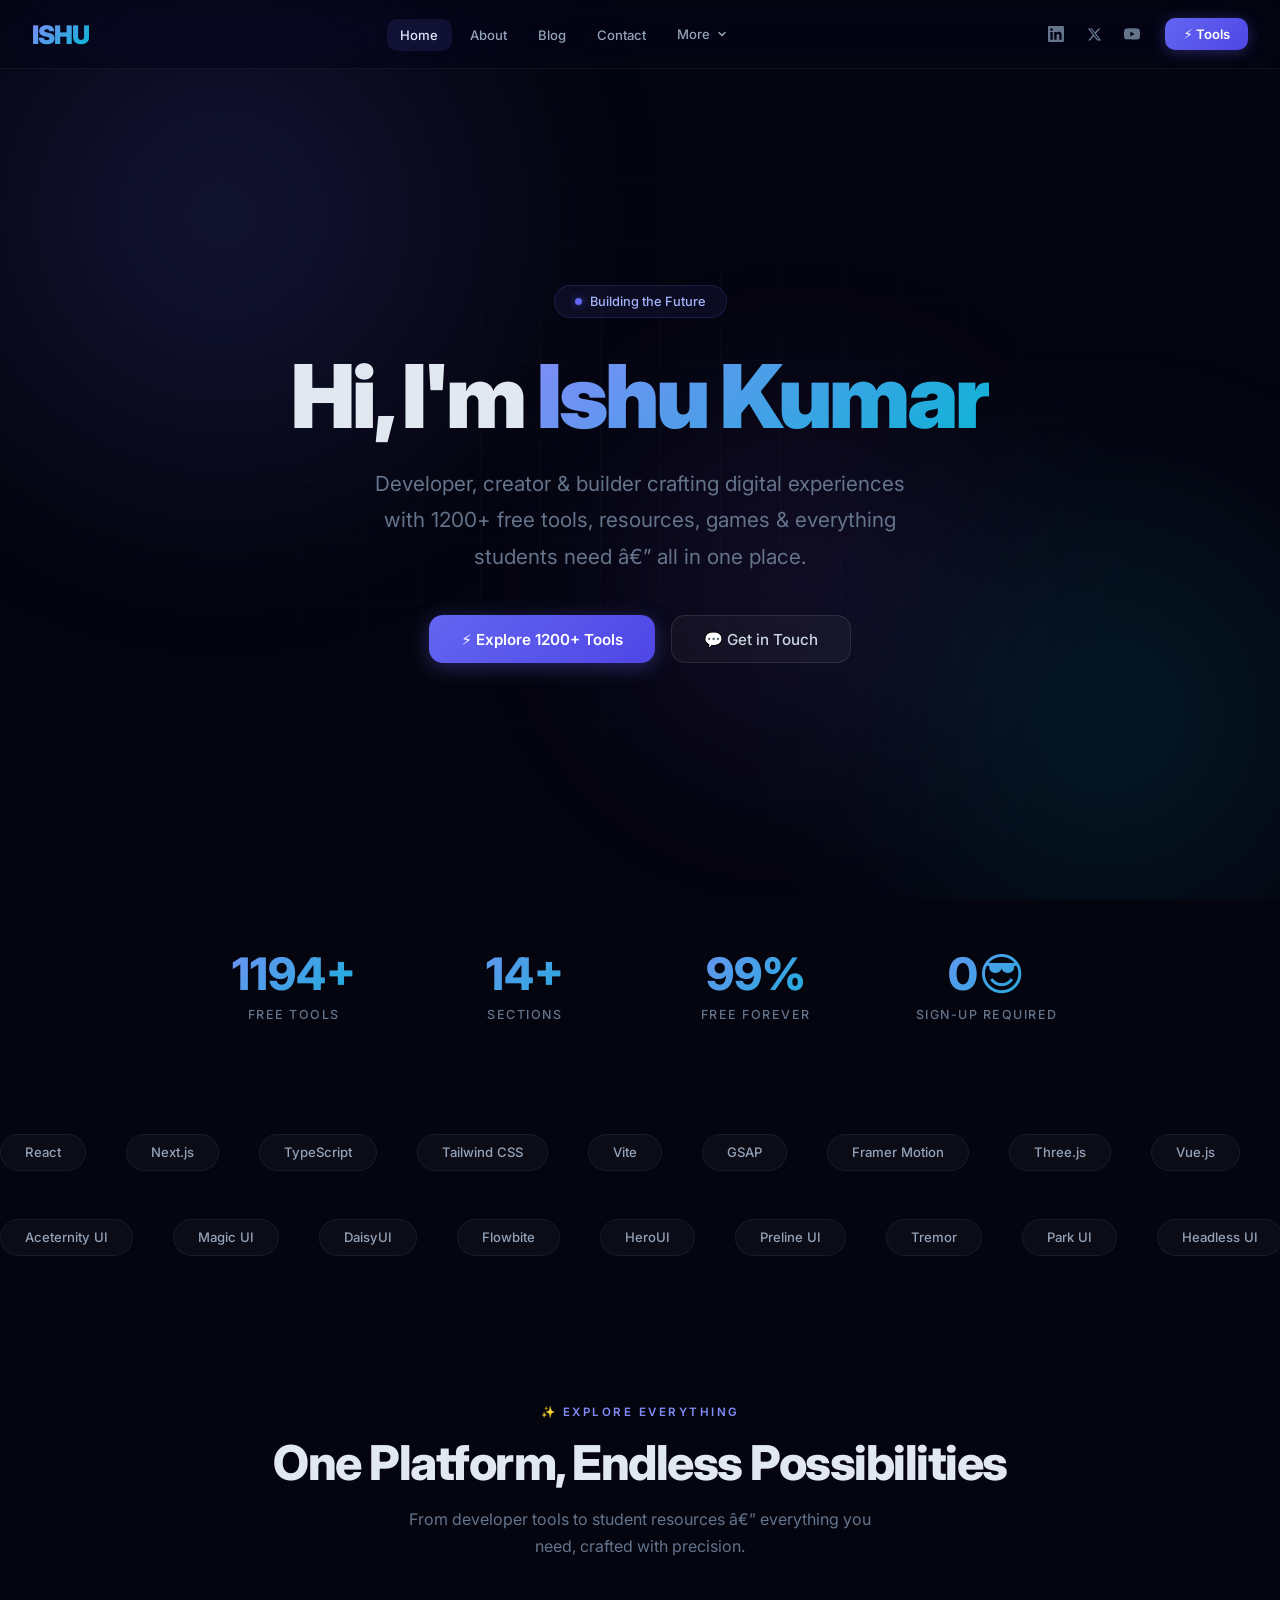
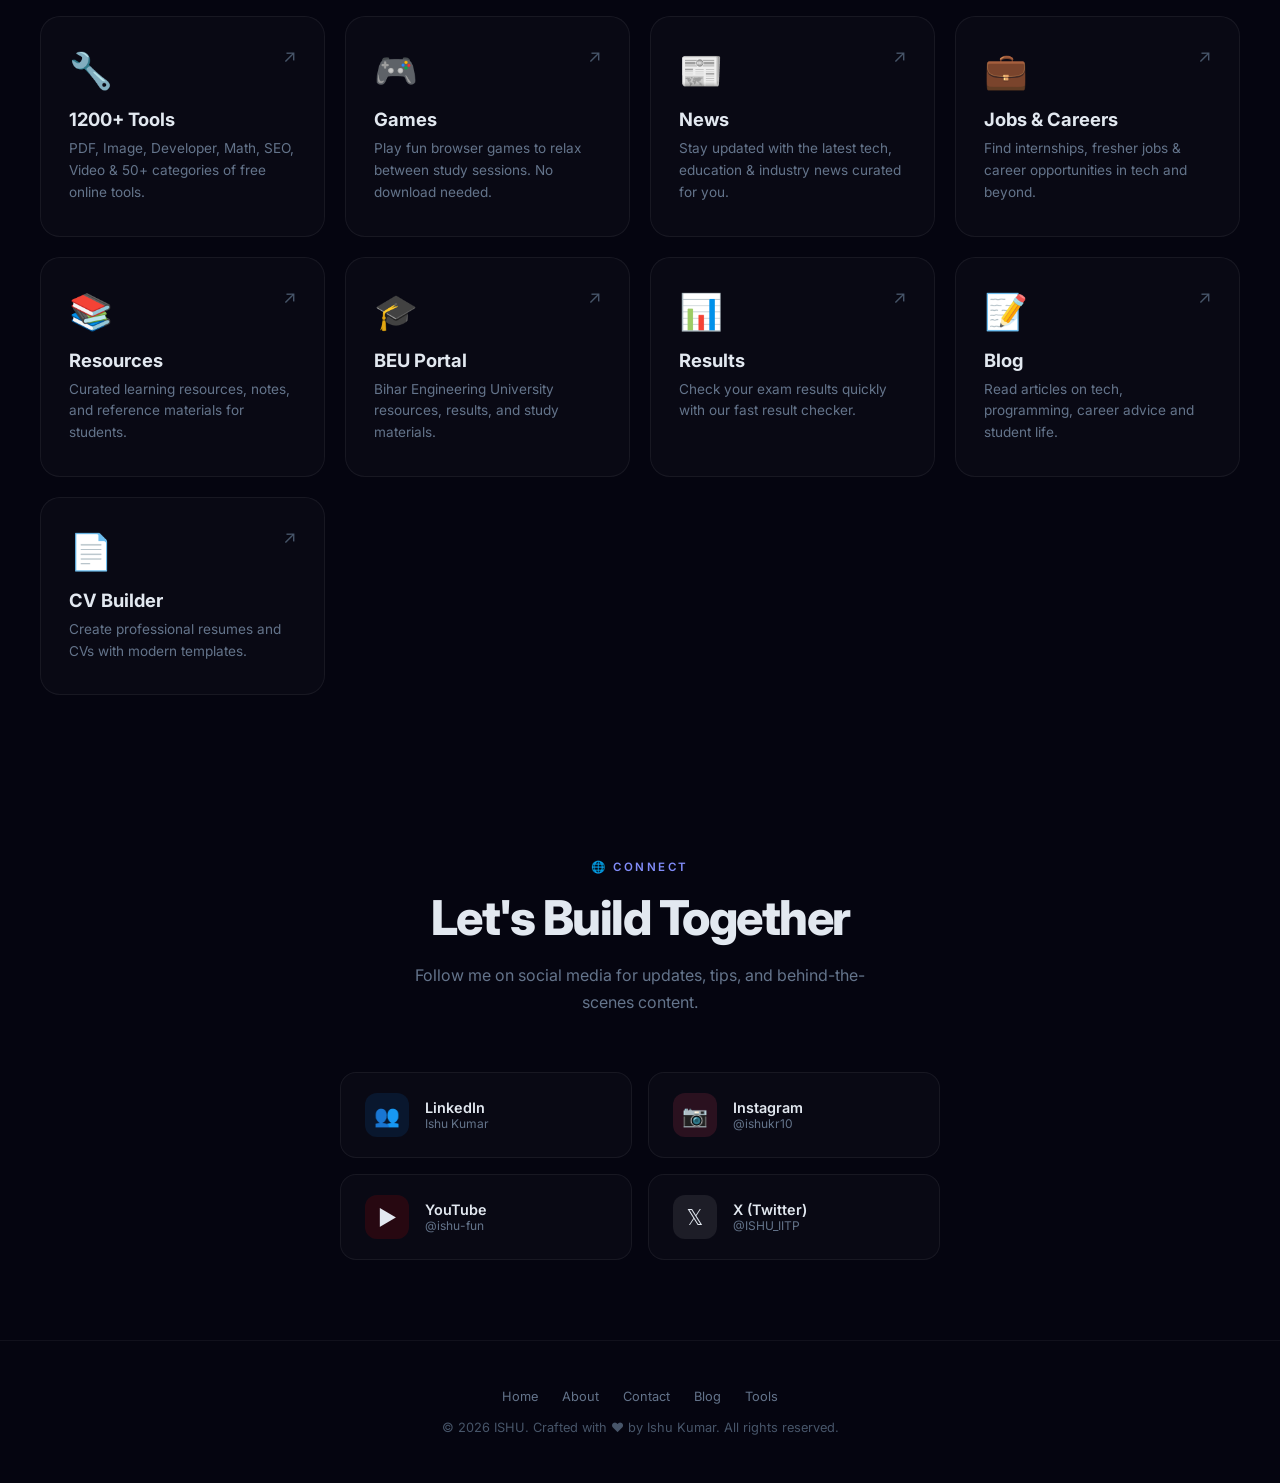
<file: index.html>
﻿<!DOCTYPE html>
<html lang="en">
<head>
    <meta charset="UTF-8">
    <meta name="viewport" content="width=device-width, initial-scale=1.0">
    <title>ISHU - Developer, Creator & Builder | Tools, Resources & More</title>
    <meta name="description" content="Ishu Kumar's digital hub â€” 1200+ free tools, games, resources, news, jobs & more. Built for students, developers & creators.">
    <meta name="keywords" content="Ishu Kumar, ISHU Tools, free online tools, student tools, developer tools, PDF tools, image tools">
    <meta name="author" content="Ishu Kumar">
    <meta property="og:title" content="ISHU - Developer, Creator & Builder">
    <meta property="og:description" content="1200+ free tools, games, resources & more by Ishu Kumar.">
    <meta property="og:type" content="website">
    <link rel="preconnect" href="https://fonts.googleapis.com">
    <link rel="preconnect" href="https://fonts.gstatic.com" crossorigin>
    <link href="https://fonts.googleapis.com/css2?family=Inter:wght@300;400;500;600;700;800;900&display=swap" rel="stylesheet">
    <link rel="stylesheet" href="styles.css">
</head>
<body>
    <!-- Background Canvas -->
    <div class="bg-canvas">
        <div class="orb"></div><div class="orb"></div><div class="orb"></div>
        <div class="grid-overlay"></div>
    </div>

    <!-- Navbar -->
    <nav class="navbar" id="navbar">
        <div class="nav-container">
            <a href="/" class="nav-logo">ISHU</a>

            <!-- Desktop Nav -->
            <ul class="nav-links">
                <li><a href="/" class="active">Home</a></li>
                <li><a href="/ABOUT/">About</a></li>
                <li><a href="/BLOG/">Blog</a></li>
                <li><a href="/CONTACT/">Contact</a></li>
                <li class="nav-dropdown" id="navDropdown">
                    <button class="nav-dropdown-btn" onclick="toggleDropdown(event)">
                        More <svg width="12" height="12" viewBox="0 0 12 12" fill="none"><path d="M3 4.5L6 7.5L9 4.5" stroke="currentColor" stroke-width="1.5" stroke-linecap="round" stroke-linejoin="round"/></svg>
                    </button>
                    <div class="mega-dropdown" id="megaDropdown">
                        <div class="mega-grid">
                            <a href="/BEU/" class="mega-item"><span class="mega-icon">&#127891;</span><div><div class="mega-title">BEU Portal</div><div class="mega-desc">University resources</div></div></a>
                            <a href="/COLLEGE%20DUKAN/" class="mega-item"><span class="mega-icon">&#127978;</span><div><div class="mega-title">College Dukan</div><div class="mega-desc">Student marketplace</div></div></a>
                            <a href="/CV/" class="mega-item"><span class="mega-icon">&#128196;</span><div><div class="mega-title">CV Builder</div><div class="mega-desc">Create resumes</div></div></a>
                            <a href="/GAMES/" class="mega-item"><span class="mega-icon">&#127918;</span><div><div class="mega-title">Games</div><div class="mega-desc">Browser games</div></div></a>
                            <a href="/JOBS/" class="mega-item"><span class="mega-icon">&#128188;</span><div><div class="mega-title">Jobs</div><div class="mega-desc">Career opportunities</div></div></a>
                            <a href="/NEWS/" class="mega-item"><span class="mega-icon">&#128240;</span><div><div class="mega-title">News</div><div class="mega-desc">Latest updates</div></div></a>
                            <a href="/RESOURCE/" class="mega-item"><span class="mega-icon">&#128218;</span><div><div class="mega-title">Resources</div><div class="mega-desc">Study materials</div></div></a>
                            <a href="/RESULT/" class="mega-item"><span class="mega-icon">&#128202;</span><div><div class="mega-title">Results</div><div class="mega-desc">Exam results</div></div></a>
                            <a href="/TEST/" class="mega-item"><span class="mega-icon">&#129514;</span><div><div class="mega-title">Test</div><div class="mega-desc">Practice tests</div></div></a>
                        </div>
                    </div>
                </li>
            </ul>

            <!-- Nav Right: Social + Tools CTA -->
            <div class="nav-right">
                <div class="nav-social">
                    <a href="https://www.linkedin.com/in/ishu-kumar-5a0940281/" target="_blank" rel="noopener" aria-label="LinkedIn" class="nav-social-icon">
                        <svg width="16" height="16" viewBox="0 0 24 24" fill="currentColor"><path d="M20.447 20.452h-3.554v-5.569c0-1.328-.027-3.037-1.852-3.037-1.853 0-2.136 1.445-2.136 2.939v5.667H9.351V9h3.414v1.561h.046c.477-.9 1.637-1.85 3.37-1.85 3.601 0 4.267 2.37 4.267 5.455v6.286zM5.337 7.433a2.062 2.062 0 01-2.063-2.065 2.064 2.064 0 112.063 2.065zm1.782 13.019H3.555V9h3.564v11.452zM22.225 0H1.771C.792 0 0 .774 0 1.729v20.542C0 23.227.792 24 1.771 24h20.451C23.2 24 24 23.227 24 22.271V1.729C24 .774 23.2 0 22.222 0h.003z"/></svg>
                    </a>
                    <a href="https://x.com/ISHU_IITP" target="_blank" rel="noopener" aria-label="X" class="nav-social-icon">
                        <svg width="15" height="15" viewBox="0 0 24 24" fill="currentColor"><path d="M18.244 2.25h3.308l-7.227 8.26 8.502 11.24H16.17l-5.214-6.817L4.99 21.75H1.68l7.73-8.835L1.254 2.25H8.08l4.713 6.231zm-1.161 17.52h1.833L7.084 4.126H5.117z"/></svg>
                    </a>
                    <a href="https://www.youtube.com/@ishu-fun" target="_blank" rel="noopener" aria-label="YouTube" class="nav-social-icon">
                        <svg width="16" height="16" viewBox="0 0 24 24" fill="currentColor"><path d="M23.498 6.186a3.016 3.016 0 00-2.122-2.136C19.505 3.545 12 3.545 12 3.545s-7.505 0-9.377.505A3.017 3.017 0 00.502 6.186C0 8.07 0 12 0 12s0 3.93.502 5.814a3.016 3.016 0 002.122 2.136c1.871.505 9.376.505 9.376.505s7.505 0 9.377-.505a3.015 3.015 0 002.122-2.136C24 15.93 24 12 24 12s0-3.93-.502-5.814zM9.545 15.568V8.432L15.818 12l-6.273 3.568z"/></svg>
                    </a>
                </div>
                <a href="https://ishutools.vercel.app/" class="nav-tools-btn">&#9889; Tools</a>
            </div>

            <!-- Hamburger -->
            <div class="hamburger" id="hamburger" onclick="toggleMenu()">
                <span></span><span></span><span></span>
            </div>
        </div>
    </nav>

    <!-- Mobile Menu -->
    <div class="mobile-menu" id="mobileMenu">
        <div class="mobile-menu-inner">
            <div class="mobile-section">
                <div class="mobile-section-label">Navigation</div>
                <a href="/" class="mobile-link active"><span class="mobile-link-icon">&#127968;</span> Home</a>
                <a href="/ABOUT/" class="mobile-link"><span class="mobile-link-icon">&#128100;</span> About</a>
                <a href="/BLOG/" class="mobile-link"><span class="mobile-link-icon">&#128221;</span> Blog</a>
                <a href="/CONTACT/" class="mobile-link"><span class="mobile-link-icon">&#128222;</span> Contact</a>
            </div>
            <div class="mobile-section">
                <div class="mobile-section-label">Platform</div>
                <div class="mobile-grid">
                    <a href="/BEU/" class="mobile-grid-item"><span>&#127891;</span> BEU</a>
                    <a href="/COLLEGE%20DUKAN/" class="mobile-grid-item"><span>&#127978;</span> Dukan</a>
                    <a href="/CV/" class="mobile-grid-item"><span>&#128196;</span> CV</a>
                    <a href="/GAMES/" class="mobile-grid-item"><span>&#127918;</span> Games</a>
                    <a href="/JOBS/" class="mobile-grid-item"><span>&#128188;</span> Jobs</a>
                    <a href="/NEWS/" class="mobile-grid-item"><span>&#128240;</span> News</a>
                    <a href="/RESOURCE/" class="mobile-grid-item"><span>&#128218;</span> Resource</a>
                    <a href="/RESULT/" class="mobile-grid-item"><span>&#128202;</span> Result</a>
                    <a href="/TEST/" class="mobile-grid-item"><span>&#129514;</span> Test</a>
                </div>
            </div>
            <a href="https://ishutools.vercel.app/" class="mobile-tools-btn">&#9889; Explore 1200+ Tools</a>
            <div class="mobile-social">
                <a href="https://www.linkedin.com/in/ishu-kumar-5a0940281/" target="_blank" rel="noopener" class="mobile-social-icon">in</a>
                <a href="https://www.instagram.com/ishukr10" target="_blank" rel="noopener" class="mobile-social-icon">&#128247;</a>
                <a href="https://www.youtube.com/@ishu-fun" target="_blank" rel="noopener" class="mobile-social-icon">&#9654;</a>
                <a href="https://x.com/ISHU_IITP" target="_blank" rel="noopener" class="mobile-social-icon">&#120143;</a>
            </div>
        </div>
    </div>

    <!-- Hero -->
    <section class="hero" id="hero">
        <div class="hero-inner">
            <div class="badge"><span class="pulse-dot"></span> Building the Future</div>
            <h1>Hi, I'm <span class="text-gradient">Ishu Kumar</span></h1>
            <p class="subtitle">Developer, creator & builder crafting digital experiences with 1200+ free tools, resources, games & everything students need â€” all in one place.</p>
            <div class="hero-cta">
                <a href="https://ishutools.vercel.app/" class="btn-primary">&#9889; Explore 1200+ Tools</a>
                <a href="/CONTACT/" class="btn-secondary">&#128172; Get in Touch</a>
            </div>
        </div>
    </section>

    <!-- Stats -->
    <div class="stats-bar">
        <div class="stats-container">
            <div class="stat-item">
                <div class="stat-number" data-count="1200" data-suffix="+">0+</div>
                <div class="stat-label">Free Tools</div>
            </div>
            <div class="stat-item">
                <div class="stat-number" data-count="15" data-suffix="+">0+</div>
                <div class="stat-label">Sections</div>
            </div>
            <div class="stat-item">
                <div class="stat-number" data-count="100" data-suffix="%">0%</div>
                <div class="stat-label">Free Forever</div>
            </div>
            <div class="stat-item">
                <div class="stat-number" data-count="0" data-suffix="&#128526;">&#128526;</div>
                <div class="stat-label">Sign-up Required</div>
            </div>
        </div>
    </div>

    <!-- Tech Marquee Row 1 -->
    <div class="marquee-section">
        <div class="marquee-track">
            <span class="marquee-item">React</span><span class="marquee-item">Next.js</span><span class="marquee-item">TypeScript</span><span class="marquee-item">Tailwind CSS</span><span class="marquee-item">Vite</span><span class="marquee-item">GSAP</span><span class="marquee-item">Framer Motion</span><span class="marquee-item">Three.js</span><span class="marquee-item">Vue.js</span><span class="marquee-item">Svelte</span><span class="marquee-item">Node.js</span><span class="marquee-item">Firebase</span><span class="marquee-item">Vercel</span><span class="marquee-item">Figma</span><span class="marquee-item">Shadcn UI</span><span class="marquee-item">Radix UI</span><span class="marquee-item">Chakra UI</span><span class="marquee-item">Material UI</span>
            <span class="marquee-item">React</span><span class="marquee-item">Next.js</span><span class="marquee-item">TypeScript</span><span class="marquee-item">Tailwind CSS</span><span class="marquee-item">Vite</span><span class="marquee-item">GSAP</span><span class="marquee-item">Framer Motion</span><span class="marquee-item">Three.js</span><span class="marquee-item">Vue.js</span><span class="marquee-item">Svelte</span><span class="marquee-item">Node.js</span><span class="marquee-item">Firebase</span><span class="marquee-item">Vercel</span><span class="marquee-item">Figma</span><span class="marquee-item">Shadcn UI</span><span class="marquee-item">Radix UI</span><span class="marquee-item">Chakra UI</span><span class="marquee-item">Material UI</span>
        </div>
    </div>

    <!-- Tech Marquee Row 2 (Reverse) -->
    <div class="marquee-section" style="padding-top:0; margin-top:-1rem;">
        <div class="marquee-track marquee-row-reverse">
            <span class="marquee-item">Aceternity UI</span><span class="marquee-item">Magic UI</span><span class="marquee-item">DaisyUI</span><span class="marquee-item">Flowbite</span><span class="marquee-item">HeroUI</span><span class="marquee-item">Preline UI</span><span class="marquee-item">Tremor</span><span class="marquee-item">Park UI</span><span class="marquee-item">Headless UI</span><span class="marquee-item">Fluent UI</span><span class="marquee-item">Carbon Design</span><span class="marquee-item">Blueprint</span><span class="marquee-item">Ariakit</span><span class="marquee-item">Eldora UI</span><span class="marquee-item">Gluestack UI</span><span class="marquee-item">WebGL</span><span class="marquee-item">D3.js</span><span class="marquee-item">Supabase</span>
            <span class="marquee-item">Aceternity UI</span><span class="marquee-item">Magic UI</span><span class="marquee-item">DaisyUI</span><span class="marquee-item">Flowbite</span><span class="marquee-item">HeroUI</span><span class="marquee-item">Preline UI</span><span class="marquee-item">Tremor</span><span class="marquee-item">Park UI</span><span class="marquee-item">Headless UI</span><span class="marquee-item">Fluent UI</span><span class="marquee-item">Carbon Design</span><span class="marquee-item">Blueprint</span><span class="marquee-item">Ariakit</span><span class="marquee-item">Eldora UI</span><span class="marquee-item">Gluestack UI</span><span class="marquee-item">WebGL</span><span class="marquee-item">D3.js</span><span class="marquee-item">Supabase</span>
        </div>
    </div>

    <!-- Features -->
    <section class="section reveal" id="features">
        <div class="section-header">
            <div class="section-tag">&#10024; Explore Everything</div>
            <h2 class="section-title">One Platform, Endless Possibilities</h2>
            <p class="section-desc">From developer tools to student resources â€” everything you need, crafted with precision.</p>
        </div>
        <div class="features-grid">
            <a href="https://ishutools.vercel.app/" class="feature-card">
                <span class="card-emoji">&#128295;</span>
                <span class="card-arrow">&#8599;</span>
                <div class="card-title">1200+ Tools</div>
                <div class="card-desc">PDF, Image, Developer, Math, SEO, Video & 50+ categories of free online tools.</div>
            </a>
            <a href="/GAMES/" class="feature-card">
                <span class="card-emoji">&#127918;</span>
                <span class="card-arrow">&#8599;</span>
                <div class="card-title">Games</div>
                <div class="card-desc">Play fun browser games to relax between study sessions. No download needed.</div>
            </a>
            <a href="/NEWS/" class="feature-card">
                <span class="card-emoji">&#128240;</span>
                <span class="card-arrow">&#8599;</span>
                <div class="card-title">News</div>
                <div class="card-desc">Stay updated with the latest tech, education & industry news curated for you.</div>
            </a>
            <a href="/JOBS/" class="feature-card">
                <span class="card-emoji">&#128188;</span>
                <span class="card-arrow">&#8599;</span>
                <div class="card-title">Jobs & Careers</div>
                <div class="card-desc">Find internships, fresher jobs & career opportunities in tech and beyond.</div>
            </a>
            <a href="/RESOURCE/" class="feature-card">
                <span class="card-emoji">&#128218;</span>
                <span class="card-arrow">&#8599;</span>
                <div class="card-title">Resources</div>
                <div class="card-desc">Curated learning resources, notes, and reference materials for students.</div>
            </a>
            <a href="/BEU/" class="feature-card">
                <span class="card-emoji">&#127891;</span>
                <span class="card-arrow">&#8599;</span>
                <div class="card-title">BEU Portal</div>
                <div class="card-desc">Bihar Engineering University resources, results, and study materials.</div>
            </a>
            <a href="/RESULT/" class="feature-card">
                <span class="card-emoji">&#128202;</span>
                <span class="card-arrow">&#8599;</span>
                <div class="card-title">Results</div>
                <div class="card-desc">Check your exam results quickly with our fast result checker.</div>
            </a>
            <a href="/BLOG/" class="feature-card">
                <span class="card-emoji">&#128221;</span>
                <span class="card-arrow">&#8599;</span>
                <div class="card-title">Blog</div>
                <div class="card-desc">Read articles on tech, programming, career advice and student life.</div>
            </a>
            <a href="/CV/" class="feature-card">
                <span class="card-emoji">&#128196;</span>
                <span class="card-arrow">&#8599;</span>
                <div class="card-title">CV Builder</div>
                <div class="card-desc">Create professional resumes and CVs with modern templates.</div>
            </a>
        </div>
    </section>

    <!-- Social -->
    <section class="section reveal" id="social">
        <div class="section-header">
            <div class="section-tag">&#127760; Connect</div>
            <h2 class="section-title">Let's Build Together</h2>
            <p class="section-desc">Follow me on social media for updates, tips, and behind-the-scenes content.</p>
        </div>
        <div class="social-grid">
            <a href="https://www.linkedin.com/in/ishu-kumar-5a0940281/" target="_blank" rel="noopener" class="social-card">
                <div class="social-icon li">&#128101;</div>
                <div><div class="social-name">LinkedIn</div><div class="social-handle">Ishu Kumar</div></div>
            </a>
            <a href="https://www.instagram.com/ishukr10" target="_blank" rel="noopener" class="social-card">
                <div class="social-icon ig">&#128247;</div>
                <div><div class="social-name">Instagram</div><div class="social-handle">@ishukr10</div></div>
            </a>
            <a href="https://www.youtube.com/@ishu-fun" target="_blank" rel="noopener" class="social-card">
                <div class="social-icon yt">&#9654;</div>
                <div><div class="social-name">YouTube</div><div class="social-handle">@ishu-fun</div></div>
            </a>
            <a href="https://x.com/ISHU_IITP" target="_blank" rel="noopener" class="social-card">
                <div class="social-icon tw">&#120143;</div>
                <div><div class="social-name">X (Twitter)</div><div class="social-handle">@ISHU_IITP</div></div>
            </a>
        </div>
    </section>

    <!-- Footer -->
    <footer class="footer">
        <div class="footer-links">
            <a href="/">Home</a>
            <a href="/ABOUT/">About</a>
            <a href="/CONTACT/">Contact</a>
            <a href="/BLOG/">Blog</a>
            <a href="https://ishutools.vercel.app/">Tools</a>
        </div>
        <p class="footer-text">&copy; 2026 ISHU. Crafted with &#10084;&#65039; by Ishu Kumar. All rights reserved.</p>
    </footer>

    <script src="main.js"></script>
</body>
</html>
</file>
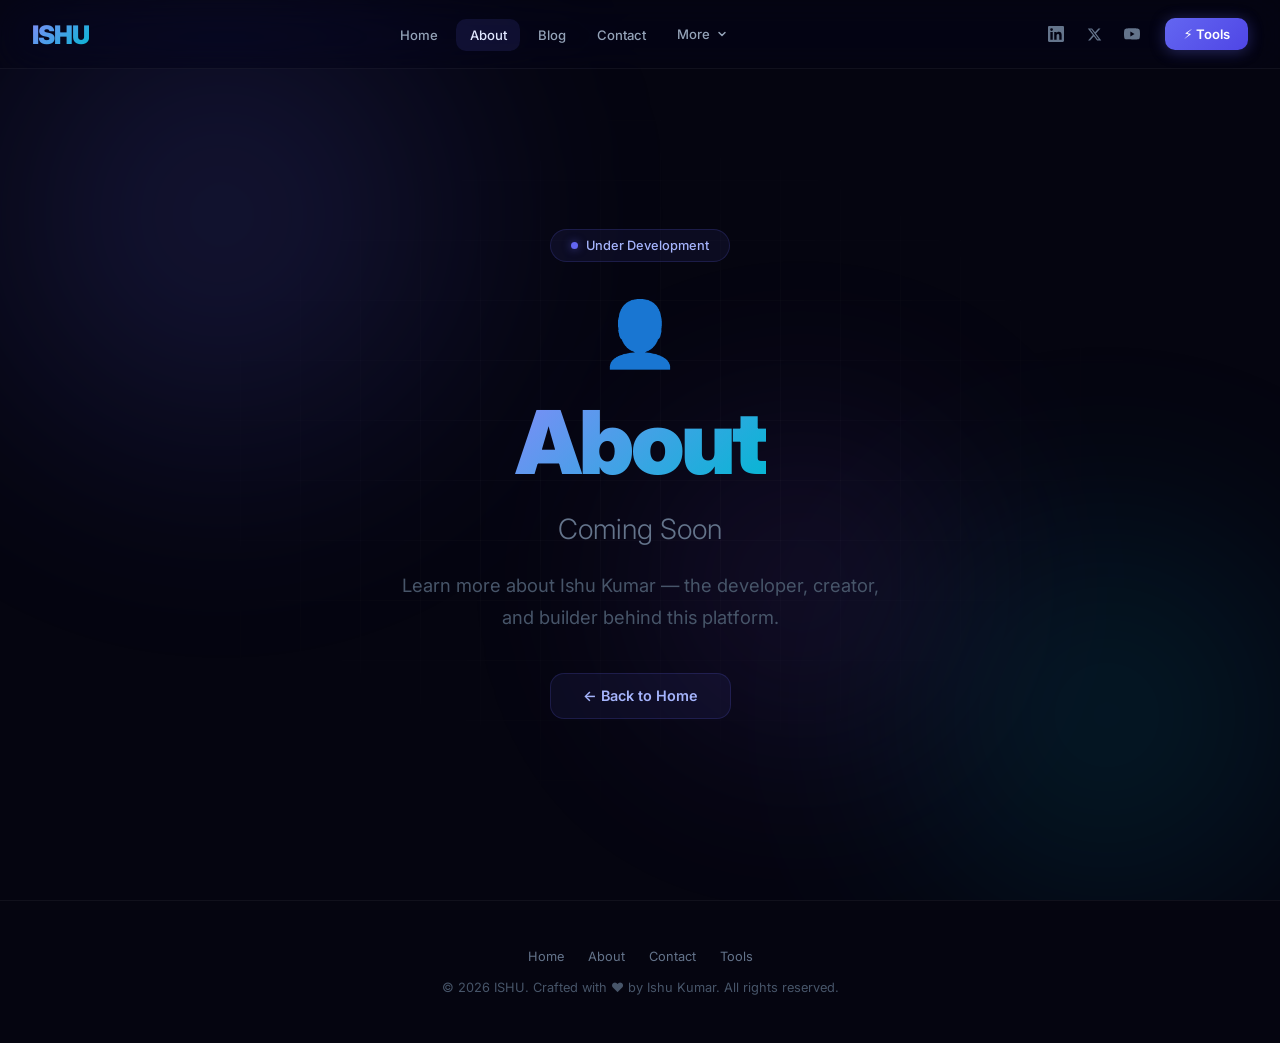
<file: ABOUT/index.html>
<!DOCTYPE html>
<html lang="en">
<head>
    <meta charset="UTF-8">
    <meta name="viewport" content="width=device-width, initial-scale=1.0">
    <title>ISHU - About | Coming Soon</title>
    <meta name="description" content="Learn more about Ishu Kumar — the developer, creator, and builder behind this platform.">
    <meta name="author" content="Ishu Kumar">
    <link rel="preconnect" href="https://fonts.googleapis.com">
    <link rel="preconnect" href="https://fonts.gstatic.com" crossorigin>
    <link href="https://fonts.googleapis.com/css2?family=Inter:wght@300;400;500;600;700;800;900&display=swap" rel="stylesheet">
    <link rel="stylesheet" href="/../styles.css">
    <style>
        .page-icon { font-size: 4rem; margin-bottom: 1.5rem; animation: fadeUp 0.7s ease 0.05s forwards; opacity: 0; }
        .hero .page-subtitle { font-size: clamp(1.2rem, 2.5vw, 1.75rem); font-weight: 300; color: #64748b; margin-bottom: 1.5rem; animation: fadeUp 0.7s ease 0.15s forwards; opacity: 0; }
        .hero .page-desc { font-size: clamp(1rem, 2vw, 1.15rem); color: #475569; line-height: 1.7; max-width: 500px; margin: 0 auto; animation: fadeUp 0.7s ease 0.2s forwards; opacity: 0; }
        .back-home { display: inline-flex; align-items: center; gap: 0.5rem; margin-top: 2.5rem; padding: 0.85rem 2rem; border-radius: 14px; background: rgba(99,102,241,0.08); border: 1px solid rgba(99,102,241,0.18); color: #a5b4fc; text-decoration: none; font-weight: 600; font-size: 0.9rem; transition: all 0.3s ease; animation: fadeUp 0.7s ease 0.3s forwards; opacity: 0; }
        .back-home:hover { background: rgba(99,102,241,0.15); transform: translateY(-2px); box-shadow: 0 4px 20px rgba(99,102,241,0.2); }
    </style>
</head>
<body>
    <div class="bg-canvas">
        <div class="orb"></div><div class="orb"></div><div class="orb"></div>
        <div class="grid-overlay"></div>
    </div>

    <nav class="navbar" id="navbar">
        <div class="nav-container">
            <a href="/" class="nav-logo">ISHU</a>
            <ul class="nav-links">
                <li><a href="/">Home</a></li>
                <li><a href="/ABOUT/" class="active">About</a></li>
                <li><a href="/BLOG/">Blog</a></li>
                <li><a href="/CONTACT/">Contact</a></li>
                <li class="nav-dropdown" id="navDropdown">
                    <button class="nav-dropdown-btn" onclick="toggleDropdown(event)">
                        More <svg width="12" height="12" viewBox="0 0 12 12" fill="none"><path d="M3 4.5L6 7.5L9 4.5" stroke="currentColor" stroke-width="1.5" stroke-linecap="round" stroke-linejoin="round"/></svg>
                    </button>
                    <div class="mega-dropdown" id="megaDropdown">
                        <div class="mega-grid">
                            <a href="/BEU/" class="mega-item"><span class="mega-icon">🎓</span><div><div class="mega-title">BEU Portal</div><div class="mega-desc">University resources</div></div></a>
                            <a href="/COLLEGE%20DUKAN/" class="mega-item"><span class="mega-icon">🏪</span><div><div class="mega-title">College Dukan</div><div class="mega-desc">Student marketplace</div></div></a>
                            <a href="/CV/" class="mega-item"><span class="mega-icon">📄</span><div><div class="mega-title">CV Builder</div><div class="mega-desc">Create resumes</div></div></a>
                            <a href="/GAMES/" class="mega-item"><span class="mega-icon">🎮</span><div><div class="mega-title">Games</div><div class="mega-desc">Browser games</div></div></a>
                            <a href="/JOBS/" class="mega-item"><span class="mega-icon">💼</span><div><div class="mega-title">Jobs</div><div class="mega-desc">Career opportunities</div></div></a>
                            <a href="/NEWS/" class="mega-item"><span class="mega-icon">📰</span><div><div class="mega-title">News</div><div class="mega-desc">Latest updates</div></div></a>
                            <a href="/RESOURCE/" class="mega-item"><span class="mega-icon">📚</span><div><div class="mega-title">Resources</div><div class="mega-desc">Study materials</div></div></a>
                            <a href="/RESULT/" class="mega-item"><span class="mega-icon">📊</span><div><div class="mega-title">Results</div><div class="mega-desc">Exam results</div></div></a>
                            <a href="/TEST/" class="mega-item"><span class="mega-icon">🧪</span><div><div class="mega-title">Test</div><div class="mega-desc">Practice tests</div></div></a>
                        </div>
                    </div>
                </li>
            </ul>
            <div class="nav-right">
                <div class="nav-social">
                    <a href="https://www.linkedin.com/in/ishu-kumar-5a0940281/" target="_blank" rel="noopener" aria-label="LinkedIn" class="nav-social-icon"><svg width="16" height="16" viewBox="0 0 24 24" fill="currentColor"><path d="M20.447 20.452h-3.554v-5.569c0-1.328-.027-3.037-1.852-3.037-1.853 0-2.136 1.445-2.136 2.939v5.667H9.351V9h3.414v1.561h.046c.477-.9 1.637-1.85 3.37-1.85 3.601 0 4.267 2.37 4.267 5.455v6.286zM5.337 7.433a2.062 2.062 0 01-2.063-2.065 2.064 2.064 0 112.063 2.065zm1.782 13.019H3.555V9h3.564v11.452zM22.225 0H1.771C.792 0 0 .774 0 1.729v20.542C0 23.227.792 24 1.771 24h20.451C23.2 24 24 23.227 24 22.271V1.729C24 .774 23.2 0 22.222 0h.003z"/></svg></a>
                    <a href="https://x.com/ISHU_IITP" target="_blank" rel="noopener" aria-label="X" class="nav-social-icon"><svg width="15" height="15" viewBox="0 0 24 24" fill="currentColor"><path d="M18.244 2.25h3.308l-7.227 8.26 8.502 11.24H16.17l-5.214-6.817L4.99 21.75H1.68l7.73-8.835L1.254 2.25H8.08l4.713 6.231zm-1.161 17.52h1.833L7.084 4.126H5.117z"/></svg></a>
                    <a href="https://www.youtube.com/@ishu-fun" target="_blank" rel="noopener" aria-label="YouTube" class="nav-social-icon"><svg width="16" height="16" viewBox="0 0 24 24" fill="currentColor"><path d="M23.498 6.186a3.016 3.016 0 00-2.122-2.136C19.505 3.545 12 3.545 12 3.545s-7.505 0-9.377.505A3.017 3.017 0 00.502 6.186C0 8.07 0 12 0 12s0 3.93.502 5.814a3.016 3.016 0 002.122 2.136c1.871.505 9.376.505 9.376.505s7.505 0 9.377-.505a3.015 3.015 0 002.122-2.136C24 15.93 24 12 24 12s0-3.93-.502-5.814zM9.545 15.568V8.432L15.818 12l-6.273 3.568z"/></svg></a>
                </div>
                <a href="https://ishutools.vercel.app/" class="nav-tools-btn">⚡ Tools</a>
            </div>
            <div class="hamburger" id="hamburger" onclick="toggleMenu()">
                <span></span><span></span><span></span>
            </div>
        </div>
    </nav>

    <div class="mobile-menu" id="mobileMenu">
        <div class="mobile-menu-inner">
            <div class="mobile-section">
                <div class="mobile-section-label">Navigation</div>
                <a href="/" class="mobile-link"><span class="mobile-link-icon">🏠</span> Home</a>
                <a href="/ABOUT/" class="mobile-link active"><span class="mobile-link-icon">👤</span> About</a>
                <a href="/BLOG/" class="mobile-link"><span class="mobile-link-icon">📝</span> Blog</a>
                <a href="/CONTACT/" class="mobile-link"><span class="mobile-link-icon">📞</span> Contact</a>
            </div>
            <div class="mobile-section">
                <div class="mobile-section-label">Platform</div>
                <div class="mobile-grid">
                    <a href="/BEU/" class="mobile-grid-item"><span>🎓</span> BEU</a>
                    <a href="/COLLEGE%20DUKAN/" class="mobile-grid-item"><span>🏪</span> Dukan</a>
                    <a href="/CV/" class="mobile-grid-item"><span>📄</span> CV</a>
                    <a href="/GAMES/" class="mobile-grid-item"><span>🎮</span> Games</a>
                    <a href="/JOBS/" class="mobile-grid-item"><span>💼</span> Jobs</a>
                    <a href="/NEWS/" class="mobile-grid-item"><span>📰</span> News</a>
                    <a href="/RESOURCE/" class="mobile-grid-item"><span>📚</span> Resource</a>
                    <a href="/RESULT/" class="mobile-grid-item"><span>📊</span> Result</a>
                    <a href="/TEST/" class="mobile-grid-item"><span>🧪</span> Test</a>
                </div>
            </div>
            <a href="https://ishutools.vercel.app/" class="mobile-tools-btn">⚡ Explore 1200+ Tools</a>
            <div class="mobile-social">
                <a href="https://www.linkedin.com/in/ishu-kumar-5a0940281/" target="_blank" rel="noopener" class="mobile-social-icon">in</a>
                <a href="https://www.instagram.com/ishukr10" target="_blank" rel="noopener" class="mobile-social-icon">📷</a>
                <a href="https://www.youtube.com/@ishu-fun" target="_blank" rel="noopener" class="mobile-social-icon">▶</a>
                <a href="https://x.com/ISHU_IITP" target="_blank" rel="noopener" class="mobile-social-icon">𝕏</a>
            </div>
        </div>
    </div>

    <main class="hero" id="hero">
        <div class="hero-inner" style="text-align:center;">
            <div class="badge"><span class="pulse-dot"></span> Under Development</div>
            <div class="page-icon">👤</div>
            <h1><span class="text-gradient">About</span></h1>
            <p class="page-subtitle">Coming Soon</p>
            <p class="page-desc">Learn more about Ishu Kumar — the developer, creator, and builder behind this platform.</p>
            <a href="/" class="back-home">← Back to Home</a>
        </div>
    </main>

    <footer class="footer">
        <div class="footer-links">
            <a href="/">Home</a>
            <a href="/ABOUT/">About</a>
            <a href="/CONTACT/">Contact</a>
            <a href="https://ishutools.vercel.app/">Tools</a>
        </div>
        <p class="footer-text">© 2026 ISHU. Crafted with ❤️ by Ishu Kumar. All rights reserved.</p>
    </footer>

    <script src="/../main.js"></script>
    <script>
        function toggleDropdown(e) {
            e.stopPropagation();
            document.getElementById('navDropdown').classList.toggle('open');
        }
        document.addEventListener('click', function(e) {
            var dd = document.getElementById('navDropdown');
            if (dd && !dd.contains(e.target)) dd.classList.remove('open');
        });
    </script>
</body>
</html>
</file>
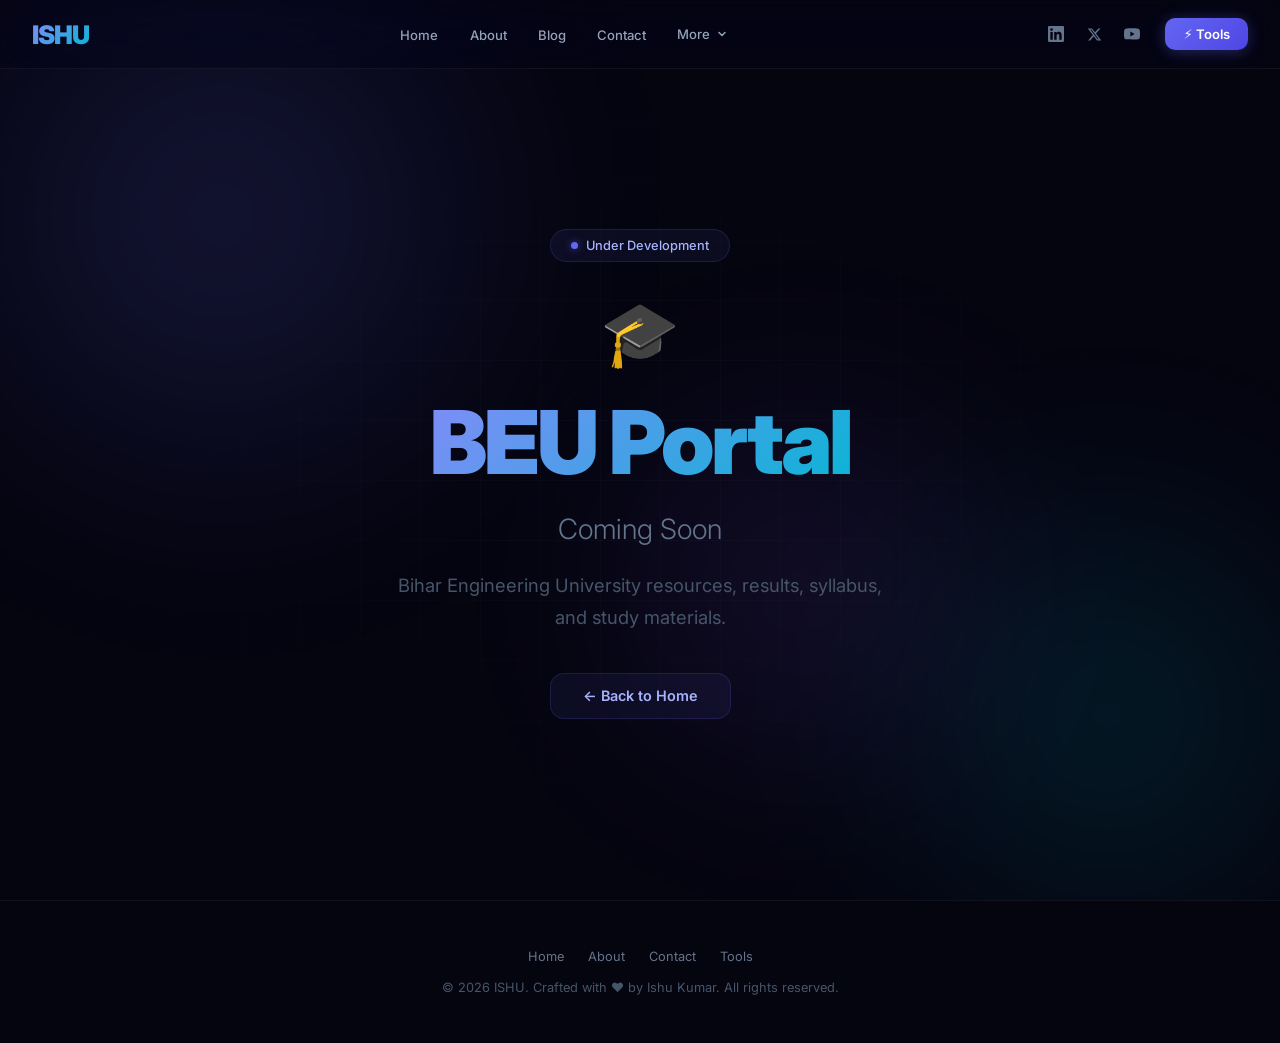
<file: BEU/index.html>
<!DOCTYPE html>
<html lang="en">
<head>
    <meta charset="UTF-8">
    <meta name="viewport" content="width=device-width, initial-scale=1.0">
    <title>ISHU - BEU Portal | Coming Soon</title>
    <meta name="description" content="Bihar Engineering University resources, results, syllabus, and study materials.">
    <meta name="author" content="Ishu Kumar">
    <link rel="preconnect" href="https://fonts.googleapis.com">
    <link rel="preconnect" href="https://fonts.gstatic.com" crossorigin>
    <link href="https://fonts.googleapis.com/css2?family=Inter:wght@300;400;500;600;700;800;900&display=swap" rel="stylesheet">
    <link rel="stylesheet" href="/../styles.css">
    <style>
        .page-icon { font-size: 4rem; margin-bottom: 1.5rem; animation: fadeUp 0.7s ease 0.05s forwards; opacity: 0; }
        .hero .page-subtitle { font-size: clamp(1.2rem, 2.5vw, 1.75rem); font-weight: 300; color: #64748b; margin-bottom: 1.5rem; animation: fadeUp 0.7s ease 0.15s forwards; opacity: 0; }
        .hero .page-desc { font-size: clamp(1rem, 2vw, 1.15rem); color: #475569; line-height: 1.7; max-width: 500px; margin: 0 auto; animation: fadeUp 0.7s ease 0.2s forwards; opacity: 0; }
        .back-home { display: inline-flex; align-items: center; gap: 0.5rem; margin-top: 2.5rem; padding: 0.85rem 2rem; border-radius: 14px; background: rgba(99,102,241,0.08); border: 1px solid rgba(99,102,241,0.18); color: #a5b4fc; text-decoration: none; font-weight: 600; font-size: 0.9rem; transition: all 0.3s ease; animation: fadeUp 0.7s ease 0.3s forwards; opacity: 0; }
        .back-home:hover { background: rgba(99,102,241,0.15); transform: translateY(-2px); box-shadow: 0 4px 20px rgba(99,102,241,0.2); }
    </style>
</head>
<body>
    <div class="bg-canvas">
        <div class="orb"></div><div class="orb"></div><div class="orb"></div>
        <div class="grid-overlay"></div>
    </div>

    <nav class="navbar" id="navbar">
        <div class="nav-container">
            <a href="/" class="nav-logo">ISHU</a>
            <ul class="nav-links">
                <li><a href="/">Home</a></li>
                <li><a href="/ABOUT/">About</a></li>
                <li><a href="/BLOG/">Blog</a></li>
                <li><a href="/CONTACT/">Contact</a></li>
                <li class="nav-dropdown" id="navDropdown">
                    <button class="nav-dropdown-btn" onclick="toggleDropdown(event)">
                        More <svg width="12" height="12" viewBox="0 0 12 12" fill="none"><path d="M3 4.5L6 7.5L9 4.5" stroke="currentColor" stroke-width="1.5" stroke-linecap="round" stroke-linejoin="round"/></svg>
                    </button>
                    <div class="mega-dropdown" id="megaDropdown">
                        <div class="mega-grid">
                            <a href="/BEU/" class="mega-item"><span class="mega-icon">🎓</span><div><div class="mega-title">BEU Portal</div><div class="mega-desc">University resources</div></div></a>
                            <a href="/COLLEGE%20DUKAN/" class="mega-item"><span class="mega-icon">🏪</span><div><div class="mega-title">College Dukan</div><div class="mega-desc">Student marketplace</div></div></a>
                            <a href="/CV/" class="mega-item"><span class="mega-icon">📄</span><div><div class="mega-title">CV Builder</div><div class="mega-desc">Create resumes</div></div></a>
                            <a href="/GAMES/" class="mega-item"><span class="mega-icon">🎮</span><div><div class="mega-title">Games</div><div class="mega-desc">Browser games</div></div></a>
                            <a href="/JOBS/" class="mega-item"><span class="mega-icon">💼</span><div><div class="mega-title">Jobs</div><div class="mega-desc">Career opportunities</div></div></a>
                            <a href="/NEWS/" class="mega-item"><span class="mega-icon">📰</span><div><div class="mega-title">News</div><div class="mega-desc">Latest updates</div></div></a>
                            <a href="/RESOURCE/" class="mega-item"><span class="mega-icon">📚</span><div><div class="mega-title">Resources</div><div class="mega-desc">Study materials</div></div></a>
                            <a href="/RESULT/" class="mega-item"><span class="mega-icon">📊</span><div><div class="mega-title">Results</div><div class="mega-desc">Exam results</div></div></a>
                            <a href="/TEST/" class="mega-item"><span class="mega-icon">🧪</span><div><div class="mega-title">Test</div><div class="mega-desc">Practice tests</div></div></a>
                        </div>
                    </div>
                </li>
            </ul>
            <div class="nav-right">
                <div class="nav-social">
                    <a href="https://www.linkedin.com/in/ishu-kumar-5a0940281/" target="_blank" rel="noopener" aria-label="LinkedIn" class="nav-social-icon"><svg width="16" height="16" viewBox="0 0 24 24" fill="currentColor"><path d="M20.447 20.452h-3.554v-5.569c0-1.328-.027-3.037-1.852-3.037-1.853 0-2.136 1.445-2.136 2.939v5.667H9.351V9h3.414v1.561h.046c.477-.9 1.637-1.85 3.37-1.85 3.601 0 4.267 2.37 4.267 5.455v6.286zM5.337 7.433a2.062 2.062 0 01-2.063-2.065 2.064 2.064 0 112.063 2.065zm1.782 13.019H3.555V9h3.564v11.452zM22.225 0H1.771C.792 0 0 .774 0 1.729v20.542C0 23.227.792 24 1.771 24h20.451C23.2 24 24 23.227 24 22.271V1.729C24 .774 23.2 0 22.222 0h.003z"/></svg></a>
                    <a href="https://x.com/ISHU_IITP" target="_blank" rel="noopener" aria-label="X" class="nav-social-icon"><svg width="15" height="15" viewBox="0 0 24 24" fill="currentColor"><path d="M18.244 2.25h3.308l-7.227 8.26 8.502 11.24H16.17l-5.214-6.817L4.99 21.75H1.68l7.73-8.835L1.254 2.25H8.08l4.713 6.231zm-1.161 17.52h1.833L7.084 4.126H5.117z"/></svg></a>
                    <a href="https://www.youtube.com/@ishu-fun" target="_blank" rel="noopener" aria-label="YouTube" class="nav-social-icon"><svg width="16" height="16" viewBox="0 0 24 24" fill="currentColor"><path d="M23.498 6.186a3.016 3.016 0 00-2.122-2.136C19.505 3.545 12 3.545 12 3.545s-7.505 0-9.377.505A3.017 3.017 0 00.502 6.186C0 8.07 0 12 0 12s0 3.93.502 5.814a3.016 3.016 0 002.122 2.136c1.871.505 9.376.505 9.376.505s7.505 0 9.377-.505a3.015 3.015 0 002.122-2.136C24 15.93 24 12 24 12s0-3.93-.502-5.814zM9.545 15.568V8.432L15.818 12l-6.273 3.568z"/></svg></a>
                </div>
                <a href="https://ishutools.vercel.app/" class="nav-tools-btn">⚡ Tools</a>
            </div>
            <div class="hamburger" id="hamburger" onclick="toggleMenu()">
                <span></span><span></span><span></span>
            </div>
        </div>
    </nav>

    <div class="mobile-menu" id="mobileMenu">
        <div class="mobile-menu-inner">
            <div class="mobile-section">
                <div class="mobile-section-label">Navigation</div>
                <a href="/" class="mobile-link"><span class="mobile-link-icon">🏠</span> Home</a>
                <a href="/ABOUT/" class="mobile-link"><span class="mobile-link-icon">👤</span> About</a>
                <a href="/BLOG/" class="mobile-link"><span class="mobile-link-icon">📝</span> Blog</a>
                <a href="/CONTACT/" class="mobile-link"><span class="mobile-link-icon">📞</span> Contact</a>
            </div>
            <div class="mobile-section">
                <div class="mobile-section-label">Platform</div>
                <div class="mobile-grid">
                    <a href="/BEU/" class="mobile-grid-item"><span>🎓</span> BEU</a>
                    <a href="/COLLEGE%20DUKAN/" class="mobile-grid-item"><span>🏪</span> Dukan</a>
                    <a href="/CV/" class="mobile-grid-item"><span>📄</span> CV</a>
                    <a href="/GAMES/" class="mobile-grid-item"><span>🎮</span> Games</a>
                    <a href="/JOBS/" class="mobile-grid-item"><span>💼</span> Jobs</a>
                    <a href="/NEWS/" class="mobile-grid-item"><span>📰</span> News</a>
                    <a href="/RESOURCE/" class="mobile-grid-item"><span>📚</span> Resource</a>
                    <a href="/RESULT/" class="mobile-grid-item"><span>📊</span> Result</a>
                    <a href="/TEST/" class="mobile-grid-item"><span>🧪</span> Test</a>
                </div>
            </div>
            <a href="https://ishutools.vercel.app/" class="mobile-tools-btn">⚡ Explore 1200+ Tools</a>
            <div class="mobile-social">
                <a href="https://www.linkedin.com/in/ishu-kumar-5a0940281/" target="_blank" rel="noopener" class="mobile-social-icon">in</a>
                <a href="https://www.instagram.com/ishukr10" target="_blank" rel="noopener" class="mobile-social-icon">📷</a>
                <a href="https://www.youtube.com/@ishu-fun" target="_blank" rel="noopener" class="mobile-social-icon">▶</a>
                <a href="https://x.com/ISHU_IITP" target="_blank" rel="noopener" class="mobile-social-icon">𝕏</a>
            </div>
        </div>
    </div>

    <main class="hero" id="hero">
        <div class="hero-inner" style="text-align:center;">
            <div class="badge"><span class="pulse-dot"></span> Under Development</div>
            <div class="page-icon">🎓</div>
            <h1><span class="text-gradient">BEU Portal</span></h1>
            <p class="page-subtitle">Coming Soon</p>
            <p class="page-desc">Bihar Engineering University resources, results, syllabus, and study materials.</p>
            <a href="/" class="back-home">← Back to Home</a>
        </div>
    </main>

    <footer class="footer">
        <div class="footer-links">
            <a href="/">Home</a>
            <a href="/ABOUT/">About</a>
            <a href="/CONTACT/">Contact</a>
            <a href="https://ishutools.vercel.app/">Tools</a>
        </div>
        <p class="footer-text">© 2026 ISHU. Crafted with ❤️ by Ishu Kumar. All rights reserved.</p>
    </footer>

    <script src="/../main.js"></script>
    <script>
        function toggleDropdown(e) {
            e.stopPropagation();
            document.getElementById('navDropdown').classList.toggle('open');
        }
        document.addEventListener('click', function(e) {
            var dd = document.getElementById('navDropdown');
            if (dd && !dd.contains(e.target)) dd.classList.remove('open');
        });
    </script>
</body>
</html>
</file>
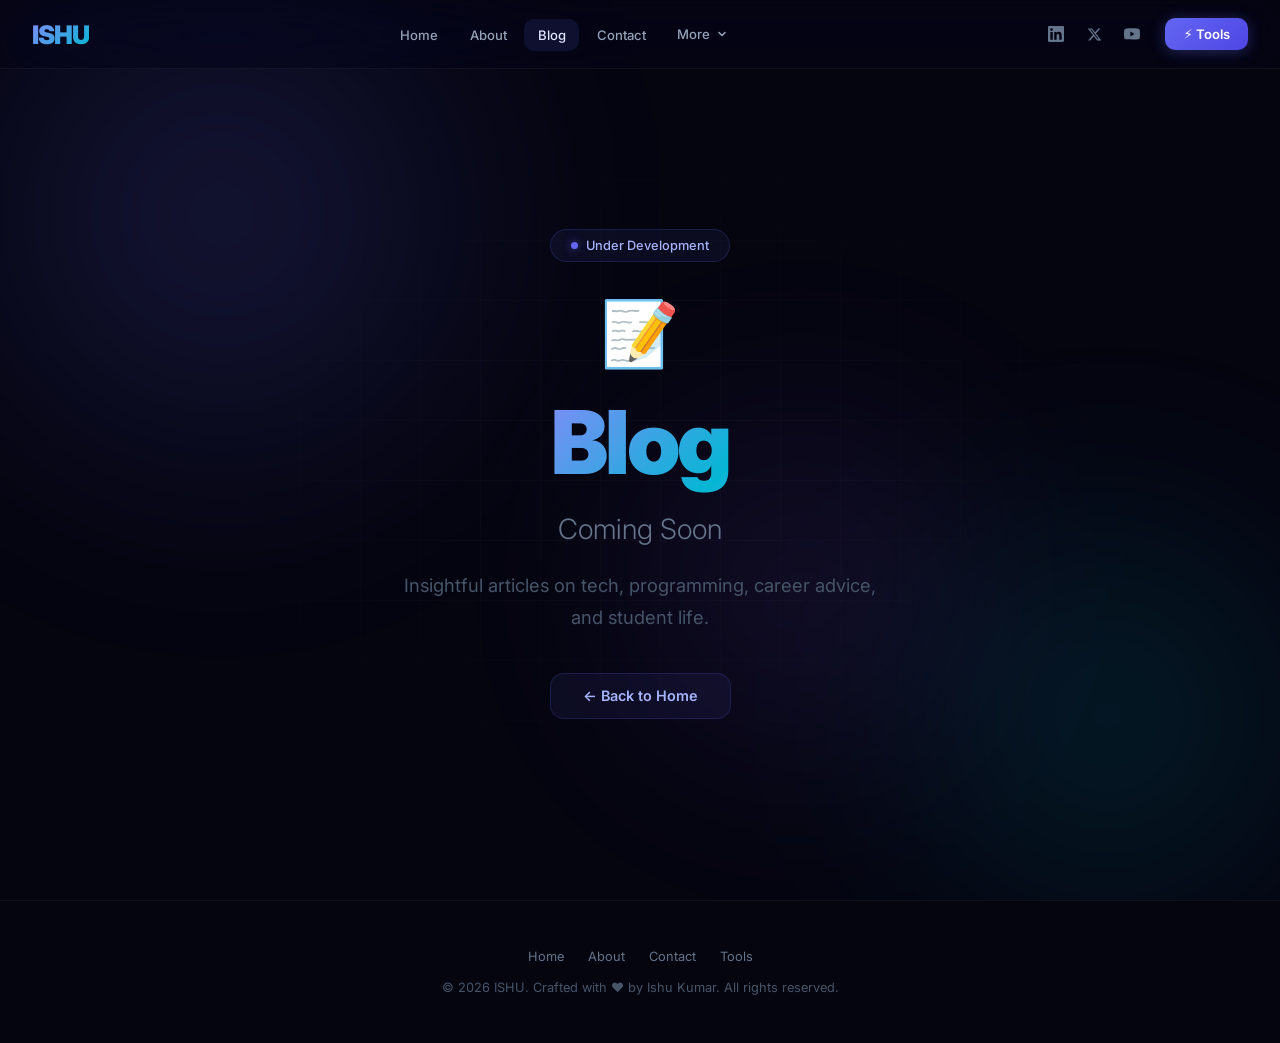
<file: BLOG/index.html>
<!DOCTYPE html>
<html lang="en">
<head>
    <meta charset="UTF-8">
    <meta name="viewport" content="width=device-width, initial-scale=1.0">
    <title>ISHU - Blog | Coming Soon</title>
    <meta name="description" content="Insightful articles on tech, programming, career advice, and student life.">
    <meta name="author" content="Ishu Kumar">
    <link rel="preconnect" href="https://fonts.googleapis.com">
    <link rel="preconnect" href="https://fonts.gstatic.com" crossorigin>
    <link href="https://fonts.googleapis.com/css2?family=Inter:wght@300;400;500;600;700;800;900&display=swap" rel="stylesheet">
    <link rel="stylesheet" href="/../styles.css">
    <style>
        .page-icon { font-size: 4rem; margin-bottom: 1.5rem; animation: fadeUp 0.7s ease 0.05s forwards; opacity: 0; }
        .hero .page-subtitle { font-size: clamp(1.2rem, 2.5vw, 1.75rem); font-weight: 300; color: #64748b; margin-bottom: 1.5rem; animation: fadeUp 0.7s ease 0.15s forwards; opacity: 0; }
        .hero .page-desc { font-size: clamp(1rem, 2vw, 1.15rem); color: #475569; line-height: 1.7; max-width: 500px; margin: 0 auto; animation: fadeUp 0.7s ease 0.2s forwards; opacity: 0; }
        .back-home { display: inline-flex; align-items: center; gap: 0.5rem; margin-top: 2.5rem; padding: 0.85rem 2rem; border-radius: 14px; background: rgba(99,102,241,0.08); border: 1px solid rgba(99,102,241,0.18); color: #a5b4fc; text-decoration: none; font-weight: 600; font-size: 0.9rem; transition: all 0.3s ease; animation: fadeUp 0.7s ease 0.3s forwards; opacity: 0; }
        .back-home:hover { background: rgba(99,102,241,0.15); transform: translateY(-2px); box-shadow: 0 4px 20px rgba(99,102,241,0.2); }
    </style>
</head>
<body>
    <div class="bg-canvas">
        <div class="orb"></div><div class="orb"></div><div class="orb"></div>
        <div class="grid-overlay"></div>
    </div>

    <nav class="navbar" id="navbar">
        <div class="nav-container">
            <a href="/" class="nav-logo">ISHU</a>
            <ul class="nav-links">
                <li><a href="/">Home</a></li>
                <li><a href="/ABOUT/">About</a></li>
                <li><a href="/BLOG/" class="active">Blog</a></li>
                <li><a href="/CONTACT/">Contact</a></li>
                <li class="nav-dropdown" id="navDropdown">
                    <button class="nav-dropdown-btn" onclick="toggleDropdown(event)">
                        More <svg width="12" height="12" viewBox="0 0 12 12" fill="none"><path d="M3 4.5L6 7.5L9 4.5" stroke="currentColor" stroke-width="1.5" stroke-linecap="round" stroke-linejoin="round"/></svg>
                    </button>
                    <div class="mega-dropdown" id="megaDropdown">
                        <div class="mega-grid">
                            <a href="/BEU/" class="mega-item"><span class="mega-icon">🎓</span><div><div class="mega-title">BEU Portal</div><div class="mega-desc">University resources</div></div></a>
                            <a href="/COLLEGE%20DUKAN/" class="mega-item"><span class="mega-icon">🏪</span><div><div class="mega-title">College Dukan</div><div class="mega-desc">Student marketplace</div></div></a>
                            <a href="/CV/" class="mega-item"><span class="mega-icon">📄</span><div><div class="mega-title">CV Builder</div><div class="mega-desc">Create resumes</div></div></a>
                            <a href="/GAMES/" class="mega-item"><span class="mega-icon">🎮</span><div><div class="mega-title">Games</div><div class="mega-desc">Browser games</div></div></a>
                            <a href="/JOBS/" class="mega-item"><span class="mega-icon">💼</span><div><div class="mega-title">Jobs</div><div class="mega-desc">Career opportunities</div></div></a>
                            <a href="/NEWS/" class="mega-item"><span class="mega-icon">📰</span><div><div class="mega-title">News</div><div class="mega-desc">Latest updates</div></div></a>
                            <a href="/RESOURCE/" class="mega-item"><span class="mega-icon">📚</span><div><div class="mega-title">Resources</div><div class="mega-desc">Study materials</div></div></a>
                            <a href="/RESULT/" class="mega-item"><span class="mega-icon">📊</span><div><div class="mega-title">Results</div><div class="mega-desc">Exam results</div></div></a>
                            <a href="/TEST/" class="mega-item"><span class="mega-icon">🧪</span><div><div class="mega-title">Test</div><div class="mega-desc">Practice tests</div></div></a>
                        </div>
                    </div>
                </li>
            </ul>
            <div class="nav-right">
                <div class="nav-social">
                    <a href="https://www.linkedin.com/in/ishu-kumar-5a0940281/" target="_blank" rel="noopener" aria-label="LinkedIn" class="nav-social-icon"><svg width="16" height="16" viewBox="0 0 24 24" fill="currentColor"><path d="M20.447 20.452h-3.554v-5.569c0-1.328-.027-3.037-1.852-3.037-1.853 0-2.136 1.445-2.136 2.939v5.667H9.351V9h3.414v1.561h.046c.477-.9 1.637-1.85 3.37-1.85 3.601 0 4.267 2.37 4.267 5.455v6.286zM5.337 7.433a2.062 2.062 0 01-2.063-2.065 2.064 2.064 0 112.063 2.065zm1.782 13.019H3.555V9h3.564v11.452zM22.225 0H1.771C.792 0 0 .774 0 1.729v20.542C0 23.227.792 24 1.771 24h20.451C23.2 24 24 23.227 24 22.271V1.729C24 .774 23.2 0 22.222 0h.003z"/></svg></a>
                    <a href="https://x.com/ISHU_IITP" target="_blank" rel="noopener" aria-label="X" class="nav-social-icon"><svg width="15" height="15" viewBox="0 0 24 24" fill="currentColor"><path d="M18.244 2.25h3.308l-7.227 8.26 8.502 11.24H16.17l-5.214-6.817L4.99 21.75H1.68l7.73-8.835L1.254 2.25H8.08l4.713 6.231zm-1.161 17.52h1.833L7.084 4.126H5.117z"/></svg></a>
                    <a href="https://www.youtube.com/@ishu-fun" target="_blank" rel="noopener" aria-label="YouTube" class="nav-social-icon"><svg width="16" height="16" viewBox="0 0 24 24" fill="currentColor"><path d="M23.498 6.186a3.016 3.016 0 00-2.122-2.136C19.505 3.545 12 3.545 12 3.545s-7.505 0-9.377.505A3.017 3.017 0 00.502 6.186C0 8.07 0 12 0 12s0 3.93.502 5.814a3.016 3.016 0 002.122 2.136c1.871.505 9.376.505 9.376.505s7.505 0 9.377-.505a3.015 3.015 0 002.122-2.136C24 15.93 24 12 24 12s0-3.93-.502-5.814zM9.545 15.568V8.432L15.818 12l-6.273 3.568z"/></svg></a>
                </div>
                <a href="https://ishutools.vercel.app/" class="nav-tools-btn">⚡ Tools</a>
            </div>
            <div class="hamburger" id="hamburger" onclick="toggleMenu()">
                <span></span><span></span><span></span>
            </div>
        </div>
    </nav>

    <div class="mobile-menu" id="mobileMenu">
        <div class="mobile-menu-inner">
            <div class="mobile-section">
                <div class="mobile-section-label">Navigation</div>
                <a href="/" class="mobile-link"><span class="mobile-link-icon">🏠</span> Home</a>
                <a href="/ABOUT/" class="mobile-link"><span class="mobile-link-icon">👤</span> About</a>
                <a href="/BLOG/" class="mobile-link active"><span class="mobile-link-icon">📝</span> Blog</a>
                <a href="/CONTACT/" class="mobile-link"><span class="mobile-link-icon">📞</span> Contact</a>
            </div>
            <div class="mobile-section">
                <div class="mobile-section-label">Platform</div>
                <div class="mobile-grid">
                    <a href="/BEU/" class="mobile-grid-item"><span>🎓</span> BEU</a>
                    <a href="/COLLEGE%20DUKAN/" class="mobile-grid-item"><span>🏪</span> Dukan</a>
                    <a href="/CV/" class="mobile-grid-item"><span>📄</span> CV</a>
                    <a href="/GAMES/" class="mobile-grid-item"><span>🎮</span> Games</a>
                    <a href="/JOBS/" class="mobile-grid-item"><span>💼</span> Jobs</a>
                    <a href="/NEWS/" class="mobile-grid-item"><span>📰</span> News</a>
                    <a href="/RESOURCE/" class="mobile-grid-item"><span>📚</span> Resource</a>
                    <a href="/RESULT/" class="mobile-grid-item"><span>📊</span> Result</a>
                    <a href="/TEST/" class="mobile-grid-item"><span>🧪</span> Test</a>
                </div>
            </div>
            <a href="https://ishutools.vercel.app/" class="mobile-tools-btn">⚡ Explore 1200+ Tools</a>
            <div class="mobile-social">
                <a href="https://www.linkedin.com/in/ishu-kumar-5a0940281/" target="_blank" rel="noopener" class="mobile-social-icon">in</a>
                <a href="https://www.instagram.com/ishukr10" target="_blank" rel="noopener" class="mobile-social-icon">📷</a>
                <a href="https://www.youtube.com/@ishu-fun" target="_blank" rel="noopener" class="mobile-social-icon">▶</a>
                <a href="https://x.com/ISHU_IITP" target="_blank" rel="noopener" class="mobile-social-icon">𝕏</a>
            </div>
        </div>
    </div>

    <main class="hero" id="hero">
        <div class="hero-inner" style="text-align:center;">
            <div class="badge"><span class="pulse-dot"></span> Under Development</div>
            <div class="page-icon">📝</div>
            <h1><span class="text-gradient">Blog</span></h1>
            <p class="page-subtitle">Coming Soon</p>
            <p class="page-desc">Insightful articles on tech, programming, career advice, and student life.</p>
            <a href="/" class="back-home">← Back to Home</a>
        </div>
    </main>

    <footer class="footer">
        <div class="footer-links">
            <a href="/">Home</a>
            <a href="/ABOUT/">About</a>
            <a href="/CONTACT/">Contact</a>
            <a href="https://ishutools.vercel.app/">Tools</a>
        </div>
        <p class="footer-text">© 2026 ISHU. Crafted with ❤️ by Ishu Kumar. All rights reserved.</p>
    </footer>

    <script src="/../main.js"></script>
    <script>
        function toggleDropdown(e) {
            e.stopPropagation();
            document.getElementById('navDropdown').classList.toggle('open');
        }
        document.addEventListener('click', function(e) {
            var dd = document.getElementById('navDropdown');
            if (dd && !dd.contains(e.target)) dd.classList.remove('open');
        });
    </script>
</body>
</html>
</file>
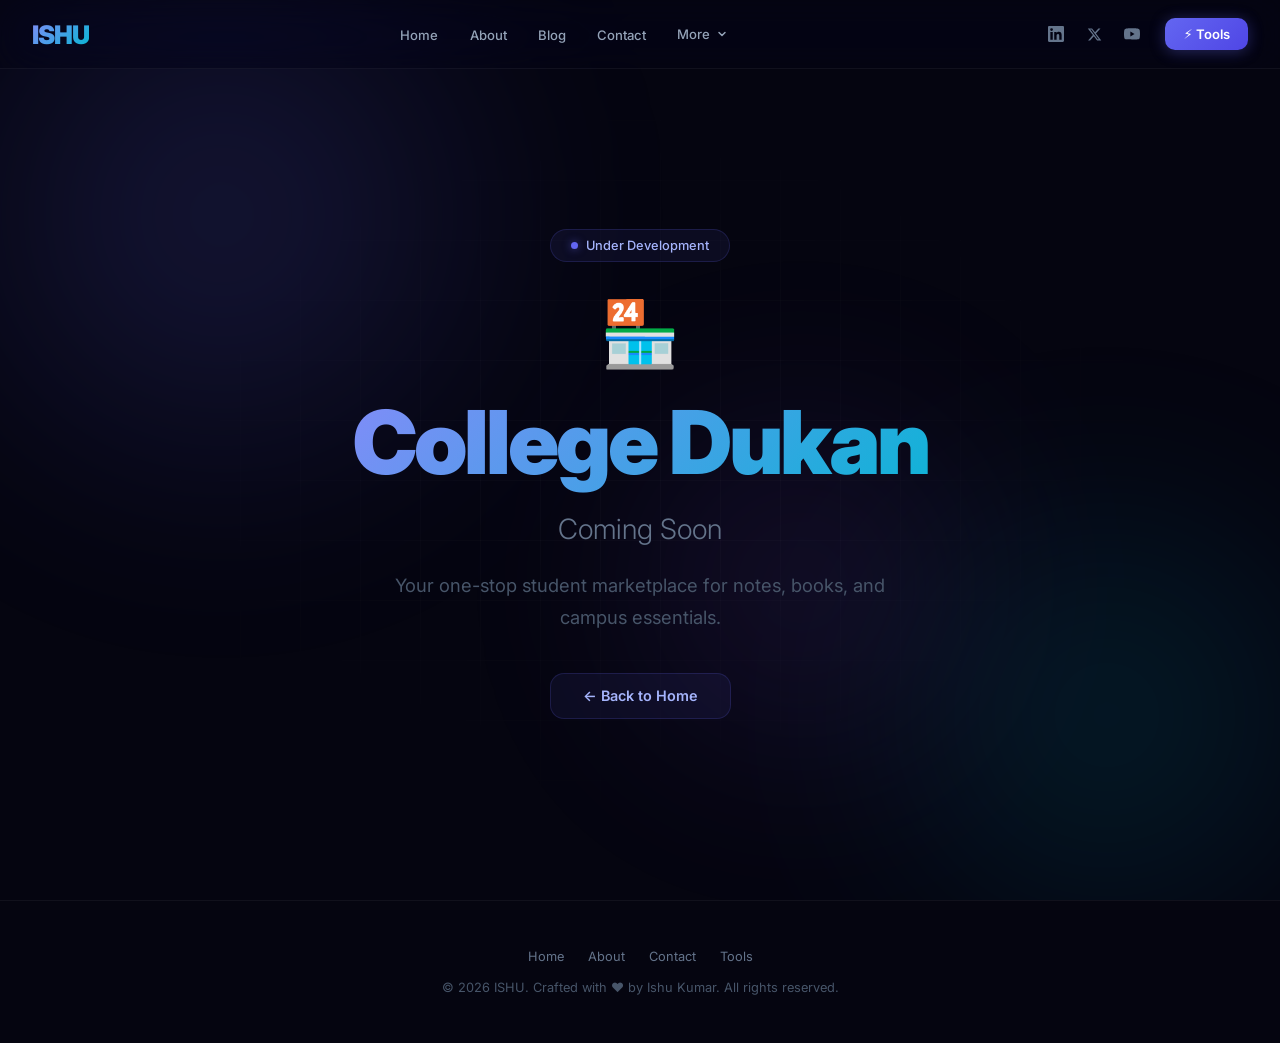
<file: COLLEGE DUKAN/index.html>
<!DOCTYPE html>
<html lang="en">
<head>
    <meta charset="UTF-8">
    <meta name="viewport" content="width=device-width, initial-scale=1.0">
    <title>ISHU - College Dukan | Coming Soon</title>
    <meta name="description" content="Your one-stop student marketplace for notes, books, and campus essentials.">
    <meta name="author" content="Ishu Kumar">
    <link rel="preconnect" href="https://fonts.googleapis.com">
    <link rel="preconnect" href="https://fonts.gstatic.com" crossorigin>
    <link href="https://fonts.googleapis.com/css2?family=Inter:wght@300;400;500;600;700;800;900&display=swap" rel="stylesheet">
    <link rel="stylesheet" href="/../styles.css">
    <style>
        .page-icon { font-size: 4rem; margin-bottom: 1.5rem; animation: fadeUp 0.7s ease 0.05s forwards; opacity: 0; }
        .hero .page-subtitle { font-size: clamp(1.2rem, 2.5vw, 1.75rem); font-weight: 300; color: #64748b; margin-bottom: 1.5rem; animation: fadeUp 0.7s ease 0.15s forwards; opacity: 0; }
        .hero .page-desc { font-size: clamp(1rem, 2vw, 1.15rem); color: #475569; line-height: 1.7; max-width: 500px; margin: 0 auto; animation: fadeUp 0.7s ease 0.2s forwards; opacity: 0; }
        .back-home { display: inline-flex; align-items: center; gap: 0.5rem; margin-top: 2.5rem; padding: 0.85rem 2rem; border-radius: 14px; background: rgba(99,102,241,0.08); border: 1px solid rgba(99,102,241,0.18); color: #a5b4fc; text-decoration: none; font-weight: 600; font-size: 0.9rem; transition: all 0.3s ease; animation: fadeUp 0.7s ease 0.3s forwards; opacity: 0; }
        .back-home:hover { background: rgba(99,102,241,0.15); transform: translateY(-2px); box-shadow: 0 4px 20px rgba(99,102,241,0.2); }
    </style>
</head>
<body>
    <div class="bg-canvas">
        <div class="orb"></div><div class="orb"></div><div class="orb"></div>
        <div class="grid-overlay"></div>
    </div>

    <nav class="navbar" id="navbar">
        <div class="nav-container">
            <a href="/" class="nav-logo">ISHU</a>
            <ul class="nav-links">
                <li><a href="/">Home</a></li>
                <li><a href="/ABOUT/">About</a></li>
                <li><a href="/BLOG/">Blog</a></li>
                <li><a href="/CONTACT/">Contact</a></li>
                <li class="nav-dropdown" id="navDropdown">
                    <button class="nav-dropdown-btn" onclick="toggleDropdown(event)">
                        More <svg width="12" height="12" viewBox="0 0 12 12" fill="none"><path d="M3 4.5L6 7.5L9 4.5" stroke="currentColor" stroke-width="1.5" stroke-linecap="round" stroke-linejoin="round"/></svg>
                    </button>
                    <div class="mega-dropdown" id="megaDropdown">
                        <div class="mega-grid">
                            <a href="/BEU/" class="mega-item"><span class="mega-icon">🎓</span><div><div class="mega-title">BEU Portal</div><div class="mega-desc">University resources</div></div></a>
                            <a href="/COLLEGE%20DUKAN/" class="mega-item"><span class="mega-icon">🏪</span><div><div class="mega-title">College Dukan</div><div class="mega-desc">Student marketplace</div></div></a>
                            <a href="/CV/" class="mega-item"><span class="mega-icon">📄</span><div><div class="mega-title">CV Builder</div><div class="mega-desc">Create resumes</div></div></a>
                            <a href="/GAMES/" class="mega-item"><span class="mega-icon">🎮</span><div><div class="mega-title">Games</div><div class="mega-desc">Browser games</div></div></a>
                            <a href="/JOBS/" class="mega-item"><span class="mega-icon">💼</span><div><div class="mega-title">Jobs</div><div class="mega-desc">Career opportunities</div></div></a>
                            <a href="/NEWS/" class="mega-item"><span class="mega-icon">📰</span><div><div class="mega-title">News</div><div class="mega-desc">Latest updates</div></div></a>
                            <a href="/RESOURCE/" class="mega-item"><span class="mega-icon">📚</span><div><div class="mega-title">Resources</div><div class="mega-desc">Study materials</div></div></a>
                            <a href="/RESULT/" class="mega-item"><span class="mega-icon">📊</span><div><div class="mega-title">Results</div><div class="mega-desc">Exam results</div></div></a>
                            <a href="/TEST/" class="mega-item"><span class="mega-icon">🧪</span><div><div class="mega-title">Test</div><div class="mega-desc">Practice tests</div></div></a>
                        </div>
                    </div>
                </li>
            </ul>
            <div class="nav-right">
                <div class="nav-social">
                    <a href="https://www.linkedin.com/in/ishu-kumar-5a0940281/" target="_blank" rel="noopener" aria-label="LinkedIn" class="nav-social-icon"><svg width="16" height="16" viewBox="0 0 24 24" fill="currentColor"><path d="M20.447 20.452h-3.554v-5.569c0-1.328-.027-3.037-1.852-3.037-1.853 0-2.136 1.445-2.136 2.939v5.667H9.351V9h3.414v1.561h.046c.477-.9 1.637-1.85 3.37-1.85 3.601 0 4.267 2.37 4.267 5.455v6.286zM5.337 7.433a2.062 2.062 0 01-2.063-2.065 2.064 2.064 0 112.063 2.065zm1.782 13.019H3.555V9h3.564v11.452zM22.225 0H1.771C.792 0 0 .774 0 1.729v20.542C0 23.227.792 24 1.771 24h20.451C23.2 24 24 23.227 24 22.271V1.729C24 .774 23.2 0 22.222 0h.003z"/></svg></a>
                    <a href="https://x.com/ISHU_IITP" target="_blank" rel="noopener" aria-label="X" class="nav-social-icon"><svg width="15" height="15" viewBox="0 0 24 24" fill="currentColor"><path d="M18.244 2.25h3.308l-7.227 8.26 8.502 11.24H16.17l-5.214-6.817L4.99 21.75H1.68l7.73-8.835L1.254 2.25H8.08l4.713 6.231zm-1.161 17.52h1.833L7.084 4.126H5.117z"/></svg></a>
                    <a href="https://www.youtube.com/@ishu-fun" target="_blank" rel="noopener" aria-label="YouTube" class="nav-social-icon"><svg width="16" height="16" viewBox="0 0 24 24" fill="currentColor"><path d="M23.498 6.186a3.016 3.016 0 00-2.122-2.136C19.505 3.545 12 3.545 12 3.545s-7.505 0-9.377.505A3.017 3.017 0 00.502 6.186C0 8.07 0 12 0 12s0 3.93.502 5.814a3.016 3.016 0 002.122 2.136c1.871.505 9.376.505 9.376.505s7.505 0 9.377-.505a3.015 3.015 0 002.122-2.136C24 15.93 24 12 24 12s0-3.93-.502-5.814zM9.545 15.568V8.432L15.818 12l-6.273 3.568z"/></svg></a>
                </div>
                <a href="https://ishutools.vercel.app/" class="nav-tools-btn">⚡ Tools</a>
            </div>
            <div class="hamburger" id="hamburger" onclick="toggleMenu()">
                <span></span><span></span><span></span>
            </div>
        </div>
    </nav>

    <div class="mobile-menu" id="mobileMenu">
        <div class="mobile-menu-inner">
            <div class="mobile-section">
                <div class="mobile-section-label">Navigation</div>
                <a href="/" class="mobile-link"><span class="mobile-link-icon">🏠</span> Home</a>
                <a href="/ABOUT/" class="mobile-link"><span class="mobile-link-icon">👤</span> About</a>
                <a href="/BLOG/" class="mobile-link"><span class="mobile-link-icon">📝</span> Blog</a>
                <a href="/CONTACT/" class="mobile-link"><span class="mobile-link-icon">📞</span> Contact</a>
            </div>
            <div class="mobile-section">
                <div class="mobile-section-label">Platform</div>
                <div class="mobile-grid">
                    <a href="/BEU/" class="mobile-grid-item"><span>🎓</span> BEU</a>
                    <a href="/COLLEGE%20DUKAN/" class="mobile-grid-item"><span>🏪</span> Dukan</a>
                    <a href="/CV/" class="mobile-grid-item"><span>📄</span> CV</a>
                    <a href="/GAMES/" class="mobile-grid-item"><span>🎮</span> Games</a>
                    <a href="/JOBS/" class="mobile-grid-item"><span>💼</span> Jobs</a>
                    <a href="/NEWS/" class="mobile-grid-item"><span>📰</span> News</a>
                    <a href="/RESOURCE/" class="mobile-grid-item"><span>📚</span> Resource</a>
                    <a href="/RESULT/" class="mobile-grid-item"><span>📊</span> Result</a>
                    <a href="/TEST/" class="mobile-grid-item"><span>🧪</span> Test</a>
                </div>
            </div>
            <a href="https://ishutools.vercel.app/" class="mobile-tools-btn">⚡ Explore 1200+ Tools</a>
            <div class="mobile-social">
                <a href="https://www.linkedin.com/in/ishu-kumar-5a0940281/" target="_blank" rel="noopener" class="mobile-social-icon">in</a>
                <a href="https://www.instagram.com/ishukr10" target="_blank" rel="noopener" class="mobile-social-icon">📷</a>
                <a href="https://www.youtube.com/@ishu-fun" target="_blank" rel="noopener" class="mobile-social-icon">▶</a>
                <a href="https://x.com/ISHU_IITP" target="_blank" rel="noopener" class="mobile-social-icon">𝕏</a>
            </div>
        </div>
    </div>

    <main class="hero" id="hero">
        <div class="hero-inner" style="text-align:center;">
            <div class="badge"><span class="pulse-dot"></span> Under Development</div>
            <div class="page-icon">🏪</div>
            <h1><span class="text-gradient">College Dukan</span></h1>
            <p class="page-subtitle">Coming Soon</p>
            <p class="page-desc">Your one-stop student marketplace for notes, books, and campus essentials.</p>
            <a href="/" class="back-home">← Back to Home</a>
        </div>
    </main>

    <footer class="footer">
        <div class="footer-links">
            <a href="/">Home</a>
            <a href="/ABOUT/">About</a>
            <a href="/CONTACT/">Contact</a>
            <a href="https://ishutools.vercel.app/">Tools</a>
        </div>
        <p class="footer-text">© 2026 ISHU. Crafted with ❤️ by Ishu Kumar. All rights reserved.</p>
    </footer>

    <script src="/../main.js"></script>
    <script>
        function toggleDropdown(e) {
            e.stopPropagation();
            document.getElementById('navDropdown').classList.toggle('open');
        }
        document.addEventListener('click', function(e) {
            var dd = document.getElementById('navDropdown');
            if (dd && !dd.contains(e.target)) dd.classList.remove('open');
        });
    </script>
</body>
</html>
</file>
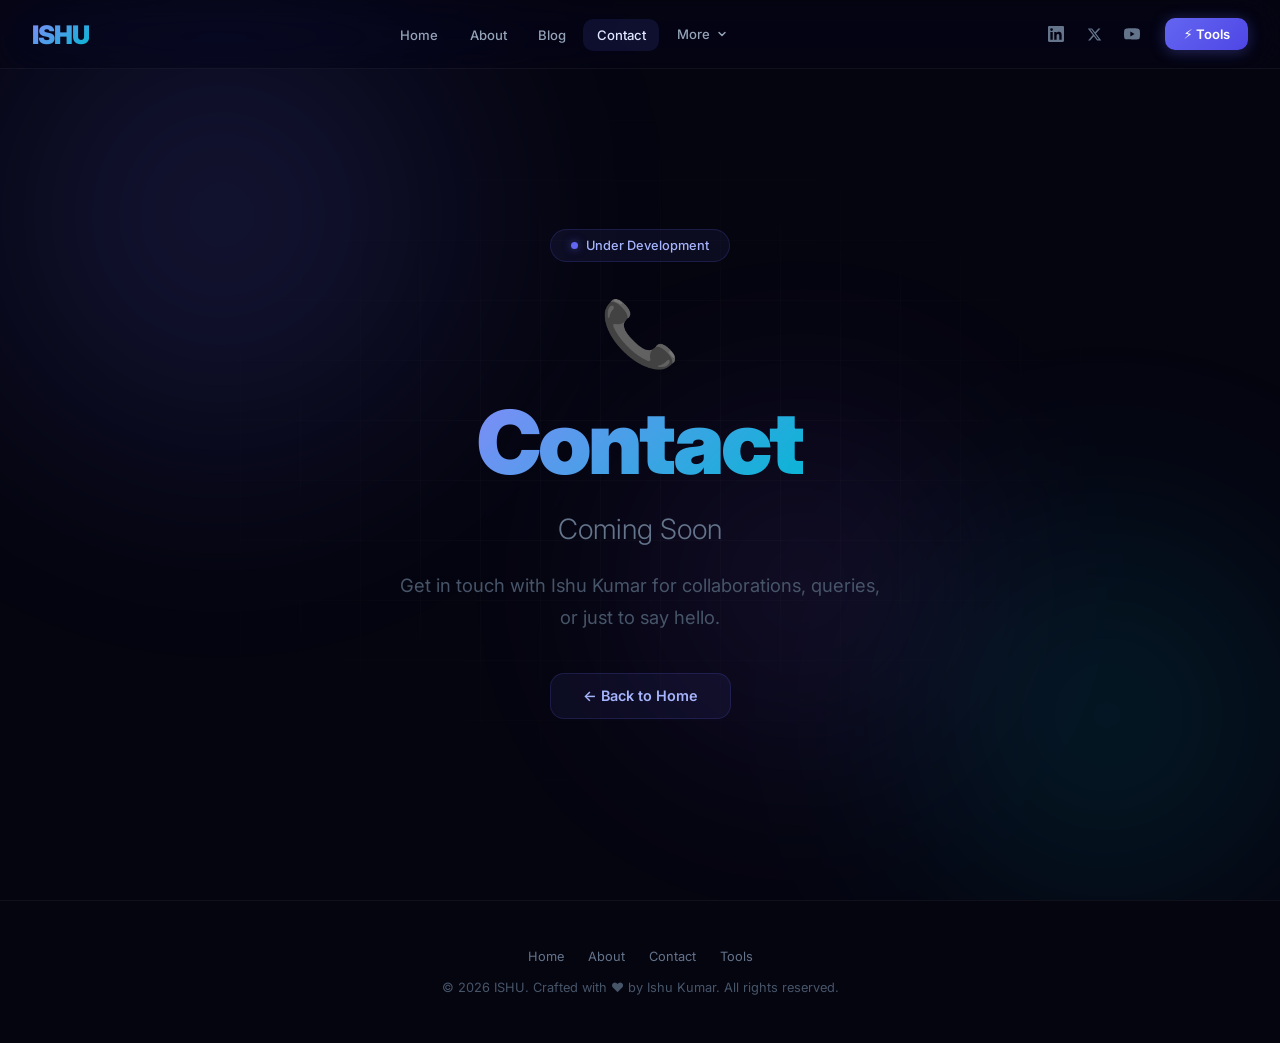
<file: CONTACT/index.html>
<!DOCTYPE html>
<html lang="en">
<head>
    <meta charset="UTF-8">
    <meta name="viewport" content="width=device-width, initial-scale=1.0">
    <title>ISHU - Contact | Coming Soon</title>
    <meta name="description" content="Get in touch with Ishu Kumar for collaborations, queries, or just to say hello.">
    <meta name="author" content="Ishu Kumar">
    <link rel="preconnect" href="https://fonts.googleapis.com">
    <link rel="preconnect" href="https://fonts.gstatic.com" crossorigin>
    <link href="https://fonts.googleapis.com/css2?family=Inter:wght@300;400;500;600;700;800;900&display=swap" rel="stylesheet">
    <link rel="stylesheet" href="/../styles.css">
    <style>
        .page-icon { font-size: 4rem; margin-bottom: 1.5rem; animation: fadeUp 0.7s ease 0.05s forwards; opacity: 0; }
        .hero .page-subtitle { font-size: clamp(1.2rem, 2.5vw, 1.75rem); font-weight: 300; color: #64748b; margin-bottom: 1.5rem; animation: fadeUp 0.7s ease 0.15s forwards; opacity: 0; }
        .hero .page-desc { font-size: clamp(1rem, 2vw, 1.15rem); color: #475569; line-height: 1.7; max-width: 500px; margin: 0 auto; animation: fadeUp 0.7s ease 0.2s forwards; opacity: 0; }
        .back-home { display: inline-flex; align-items: center; gap: 0.5rem; margin-top: 2.5rem; padding: 0.85rem 2rem; border-radius: 14px; background: rgba(99,102,241,0.08); border: 1px solid rgba(99,102,241,0.18); color: #a5b4fc; text-decoration: none; font-weight: 600; font-size: 0.9rem; transition: all 0.3s ease; animation: fadeUp 0.7s ease 0.3s forwards; opacity: 0; }
        .back-home:hover { background: rgba(99,102,241,0.15); transform: translateY(-2px); box-shadow: 0 4px 20px rgba(99,102,241,0.2); }
    </style>
</head>
<body>
    <div class="bg-canvas">
        <div class="orb"></div><div class="orb"></div><div class="orb"></div>
        <div class="grid-overlay"></div>
    </div>

    <nav class="navbar" id="navbar">
        <div class="nav-container">
            <a href="/" class="nav-logo">ISHU</a>
            <ul class="nav-links">
                <li><a href="/">Home</a></li>
                <li><a href="/ABOUT/">About</a></li>
                <li><a href="/BLOG/">Blog</a></li>
                <li><a href="/CONTACT/" class="active">Contact</a></li>
                <li class="nav-dropdown" id="navDropdown">
                    <button class="nav-dropdown-btn" onclick="toggleDropdown(event)">
                        More <svg width="12" height="12" viewBox="0 0 12 12" fill="none"><path d="M3 4.5L6 7.5L9 4.5" stroke="currentColor" stroke-width="1.5" stroke-linecap="round" stroke-linejoin="round"/></svg>
                    </button>
                    <div class="mega-dropdown" id="megaDropdown">
                        <div class="mega-grid">
                            <a href="/BEU/" class="mega-item"><span class="mega-icon">🎓</span><div><div class="mega-title">BEU Portal</div><div class="mega-desc">University resources</div></div></a>
                            <a href="/COLLEGE%20DUKAN/" class="mega-item"><span class="mega-icon">🏪</span><div><div class="mega-title">College Dukan</div><div class="mega-desc">Student marketplace</div></div></a>
                            <a href="/CV/" class="mega-item"><span class="mega-icon">📄</span><div><div class="mega-title">CV Builder</div><div class="mega-desc">Create resumes</div></div></a>
                            <a href="/GAMES/" class="mega-item"><span class="mega-icon">🎮</span><div><div class="mega-title">Games</div><div class="mega-desc">Browser games</div></div></a>
                            <a href="/JOBS/" class="mega-item"><span class="mega-icon">💼</span><div><div class="mega-title">Jobs</div><div class="mega-desc">Career opportunities</div></div></a>
                            <a href="/NEWS/" class="mega-item"><span class="mega-icon">📰</span><div><div class="mega-title">News</div><div class="mega-desc">Latest updates</div></div></a>
                            <a href="/RESOURCE/" class="mega-item"><span class="mega-icon">📚</span><div><div class="mega-title">Resources</div><div class="mega-desc">Study materials</div></div></a>
                            <a href="/RESULT/" class="mega-item"><span class="mega-icon">📊</span><div><div class="mega-title">Results</div><div class="mega-desc">Exam results</div></div></a>
                            <a href="/TEST/" class="mega-item"><span class="mega-icon">🧪</span><div><div class="mega-title">Test</div><div class="mega-desc">Practice tests</div></div></a>
                        </div>
                    </div>
                </li>
            </ul>
            <div class="nav-right">
                <div class="nav-social">
                    <a href="https://www.linkedin.com/in/ishu-kumar-5a0940281/" target="_blank" rel="noopener" aria-label="LinkedIn" class="nav-social-icon"><svg width="16" height="16" viewBox="0 0 24 24" fill="currentColor"><path d="M20.447 20.452h-3.554v-5.569c0-1.328-.027-3.037-1.852-3.037-1.853 0-2.136 1.445-2.136 2.939v5.667H9.351V9h3.414v1.561h.046c.477-.9 1.637-1.85 3.37-1.85 3.601 0 4.267 2.37 4.267 5.455v6.286zM5.337 7.433a2.062 2.062 0 01-2.063-2.065 2.064 2.064 0 112.063 2.065zm1.782 13.019H3.555V9h3.564v11.452zM22.225 0H1.771C.792 0 0 .774 0 1.729v20.542C0 23.227.792 24 1.771 24h20.451C23.2 24 24 23.227 24 22.271V1.729C24 .774 23.2 0 22.222 0h.003z"/></svg></a>
                    <a href="https://x.com/ISHU_IITP" target="_blank" rel="noopener" aria-label="X" class="nav-social-icon"><svg width="15" height="15" viewBox="0 0 24 24" fill="currentColor"><path d="M18.244 2.25h3.308l-7.227 8.26 8.502 11.24H16.17l-5.214-6.817L4.99 21.75H1.68l7.73-8.835L1.254 2.25H8.08l4.713 6.231zm-1.161 17.52h1.833L7.084 4.126H5.117z"/></svg></a>
                    <a href="https://www.youtube.com/@ishu-fun" target="_blank" rel="noopener" aria-label="YouTube" class="nav-social-icon"><svg width="16" height="16" viewBox="0 0 24 24" fill="currentColor"><path d="M23.498 6.186a3.016 3.016 0 00-2.122-2.136C19.505 3.545 12 3.545 12 3.545s-7.505 0-9.377.505A3.017 3.017 0 00.502 6.186C0 8.07 0 12 0 12s0 3.93.502 5.814a3.016 3.016 0 002.122 2.136c1.871.505 9.376.505 9.376.505s7.505 0 9.377-.505a3.015 3.015 0 002.122-2.136C24 15.93 24 12 24 12s0-3.93-.502-5.814zM9.545 15.568V8.432L15.818 12l-6.273 3.568z"/></svg></a>
                </div>
                <a href="https://ishutools.vercel.app/" class="nav-tools-btn">⚡ Tools</a>
            </div>
            <div class="hamburger" id="hamburger" onclick="toggleMenu()">
                <span></span><span></span><span></span>
            </div>
        </div>
    </nav>

    <div class="mobile-menu" id="mobileMenu">
        <div class="mobile-menu-inner">
            <div class="mobile-section">
                <div class="mobile-section-label">Navigation</div>
                <a href="/" class="mobile-link"><span class="mobile-link-icon">🏠</span> Home</a>
                <a href="/ABOUT/" class="mobile-link"><span class="mobile-link-icon">👤</span> About</a>
                <a href="/BLOG/" class="mobile-link"><span class="mobile-link-icon">📝</span> Blog</a>
                <a href="/CONTACT/" class="mobile-link active"><span class="mobile-link-icon">📞</span> Contact</a>
            </div>
            <div class="mobile-section">
                <div class="mobile-section-label">Platform</div>
                <div class="mobile-grid">
                    <a href="/BEU/" class="mobile-grid-item"><span>🎓</span> BEU</a>
                    <a href="/COLLEGE%20DUKAN/" class="mobile-grid-item"><span>🏪</span> Dukan</a>
                    <a href="/CV/" class="mobile-grid-item"><span>📄</span> CV</a>
                    <a href="/GAMES/" class="mobile-grid-item"><span>🎮</span> Games</a>
                    <a href="/JOBS/" class="mobile-grid-item"><span>💼</span> Jobs</a>
                    <a href="/NEWS/" class="mobile-grid-item"><span>📰</span> News</a>
                    <a href="/RESOURCE/" class="mobile-grid-item"><span>📚</span> Resource</a>
                    <a href="/RESULT/" class="mobile-grid-item"><span>📊</span> Result</a>
                    <a href="/TEST/" class="mobile-grid-item"><span>🧪</span> Test</a>
                </div>
            </div>
            <a href="https://ishutools.vercel.app/" class="mobile-tools-btn">⚡ Explore 1200+ Tools</a>
            <div class="mobile-social">
                <a href="https://www.linkedin.com/in/ishu-kumar-5a0940281/" target="_blank" rel="noopener" class="mobile-social-icon">in</a>
                <a href="https://www.instagram.com/ishukr10" target="_blank" rel="noopener" class="mobile-social-icon">📷</a>
                <a href="https://www.youtube.com/@ishu-fun" target="_blank" rel="noopener" class="mobile-social-icon">▶</a>
                <a href="https://x.com/ISHU_IITP" target="_blank" rel="noopener" class="mobile-social-icon">𝕏</a>
            </div>
        </div>
    </div>

    <main class="hero" id="hero">
        <div class="hero-inner" style="text-align:center;">
            <div class="badge"><span class="pulse-dot"></span> Under Development</div>
            <div class="page-icon">📞</div>
            <h1><span class="text-gradient">Contact</span></h1>
            <p class="page-subtitle">Coming Soon</p>
            <p class="page-desc">Get in touch with Ishu Kumar for collaborations, queries, or just to say hello.</p>
            <a href="/" class="back-home">← Back to Home</a>
        </div>
    </main>

    <footer class="footer">
        <div class="footer-links">
            <a href="/">Home</a>
            <a href="/ABOUT/">About</a>
            <a href="/CONTACT/">Contact</a>
            <a href="https://ishutools.vercel.app/">Tools</a>
        </div>
        <p class="footer-text">© 2026 ISHU. Crafted with ❤️ by Ishu Kumar. All rights reserved.</p>
    </footer>

    <script src="/../main.js"></script>
    <script>
        function toggleDropdown(e) {
            e.stopPropagation();
            document.getElementById('navDropdown').classList.toggle('open');
        }
        document.addEventListener('click', function(e) {
            var dd = document.getElementById('navDropdown');
            if (dd && !dd.contains(e.target)) dd.classList.remove('open');
        });
    </script>
</body>
</html>
</file>
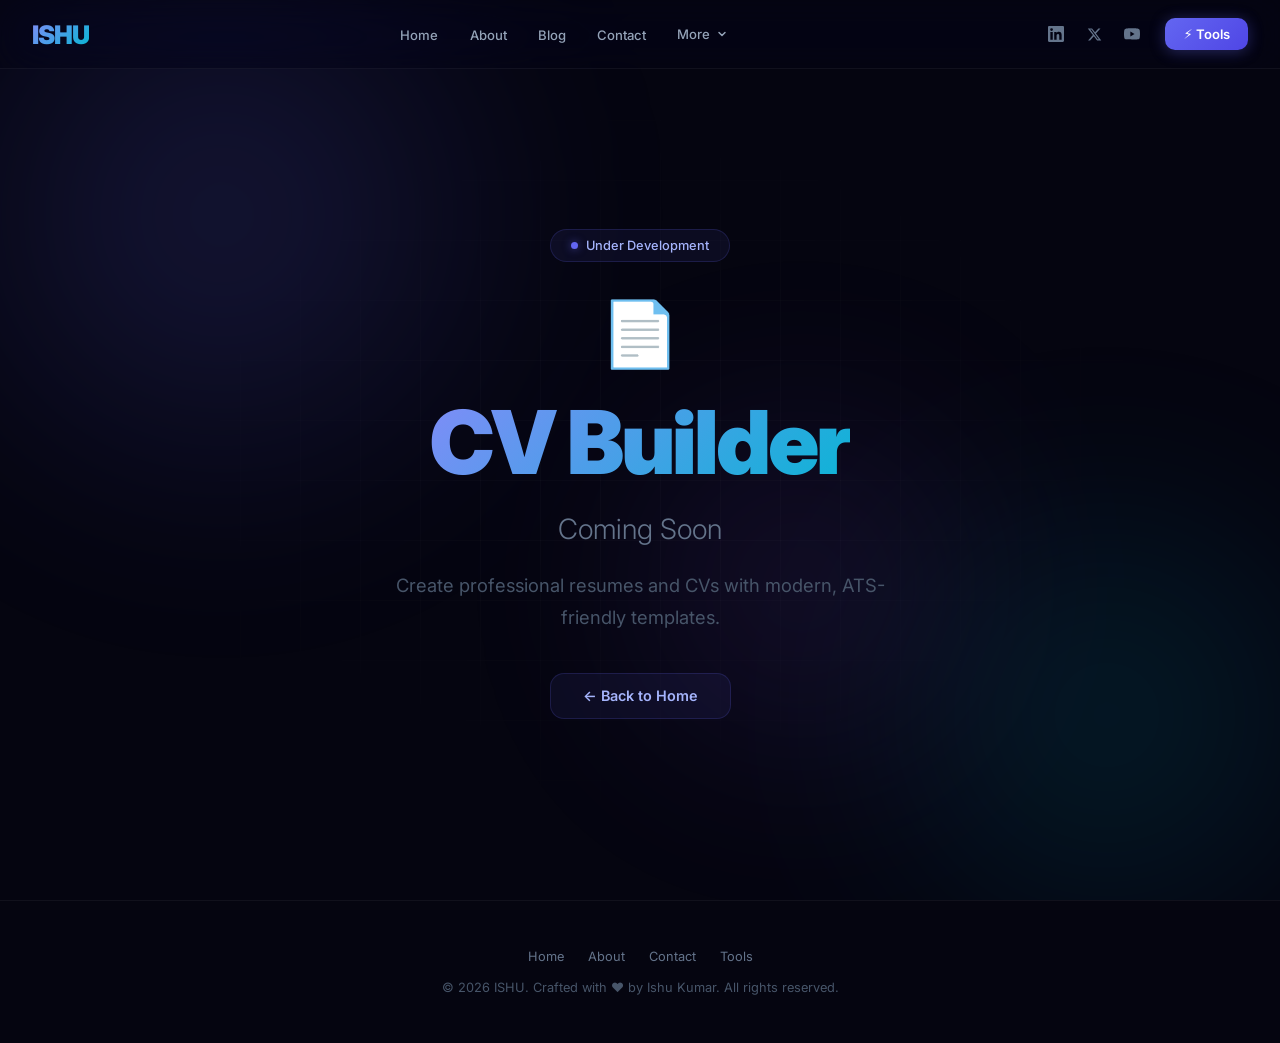
<file: CV/index.html>
<!DOCTYPE html>
<html lang="en">
<head>
    <meta charset="UTF-8">
    <meta name="viewport" content="width=device-width, initial-scale=1.0">
    <title>ISHU - CV Builder | Coming Soon</title>
    <meta name="description" content="Create professional resumes and CVs with modern, ATS-friendly templates.">
    <meta name="author" content="Ishu Kumar">
    <link rel="preconnect" href="https://fonts.googleapis.com">
    <link rel="preconnect" href="https://fonts.gstatic.com" crossorigin>
    <link href="https://fonts.googleapis.com/css2?family=Inter:wght@300;400;500;600;700;800;900&display=swap" rel="stylesheet">
    <link rel="stylesheet" href="/../styles.css">
    <style>
        .page-icon { font-size: 4rem; margin-bottom: 1.5rem; animation: fadeUp 0.7s ease 0.05s forwards; opacity: 0; }
        .hero .page-subtitle { font-size: clamp(1.2rem, 2.5vw, 1.75rem); font-weight: 300; color: #64748b; margin-bottom: 1.5rem; animation: fadeUp 0.7s ease 0.15s forwards; opacity: 0; }
        .hero .page-desc { font-size: clamp(1rem, 2vw, 1.15rem); color: #475569; line-height: 1.7; max-width: 500px; margin: 0 auto; animation: fadeUp 0.7s ease 0.2s forwards; opacity: 0; }
        .back-home { display: inline-flex; align-items: center; gap: 0.5rem; margin-top: 2.5rem; padding: 0.85rem 2rem; border-radius: 14px; background: rgba(99,102,241,0.08); border: 1px solid rgba(99,102,241,0.18); color: #a5b4fc; text-decoration: none; font-weight: 600; font-size: 0.9rem; transition: all 0.3s ease; animation: fadeUp 0.7s ease 0.3s forwards; opacity: 0; }
        .back-home:hover { background: rgba(99,102,241,0.15); transform: translateY(-2px); box-shadow: 0 4px 20px rgba(99,102,241,0.2); }
    </style>
</head>
<body>
    <div class="bg-canvas">
        <div class="orb"></div><div class="orb"></div><div class="orb"></div>
        <div class="grid-overlay"></div>
    </div>

    <nav class="navbar" id="navbar">
        <div class="nav-container">
            <a href="/" class="nav-logo">ISHU</a>
            <ul class="nav-links">
                <li><a href="/">Home</a></li>
                <li><a href="/ABOUT/">About</a></li>
                <li><a href="/BLOG/">Blog</a></li>
                <li><a href="/CONTACT/">Contact</a></li>
                <li class="nav-dropdown" id="navDropdown">
                    <button class="nav-dropdown-btn" onclick="toggleDropdown(event)">
                        More <svg width="12" height="12" viewBox="0 0 12 12" fill="none"><path d="M3 4.5L6 7.5L9 4.5" stroke="currentColor" stroke-width="1.5" stroke-linecap="round" stroke-linejoin="round"/></svg>
                    </button>
                    <div class="mega-dropdown" id="megaDropdown">
                        <div class="mega-grid">
                            <a href="/BEU/" class="mega-item"><span class="mega-icon">🎓</span><div><div class="mega-title">BEU Portal</div><div class="mega-desc">University resources</div></div></a>
                            <a href="/COLLEGE%20DUKAN/" class="mega-item"><span class="mega-icon">🏪</span><div><div class="mega-title">College Dukan</div><div class="mega-desc">Student marketplace</div></div></a>
                            <a href="/CV/" class="mega-item"><span class="mega-icon">📄</span><div><div class="mega-title">CV Builder</div><div class="mega-desc">Create resumes</div></div></a>
                            <a href="/GAMES/" class="mega-item"><span class="mega-icon">🎮</span><div><div class="mega-title">Games</div><div class="mega-desc">Browser games</div></div></a>
                            <a href="/JOBS/" class="mega-item"><span class="mega-icon">💼</span><div><div class="mega-title">Jobs</div><div class="mega-desc">Career opportunities</div></div></a>
                            <a href="/NEWS/" class="mega-item"><span class="mega-icon">📰</span><div><div class="mega-title">News</div><div class="mega-desc">Latest updates</div></div></a>
                            <a href="/RESOURCE/" class="mega-item"><span class="mega-icon">📚</span><div><div class="mega-title">Resources</div><div class="mega-desc">Study materials</div></div></a>
                            <a href="/RESULT/" class="mega-item"><span class="mega-icon">📊</span><div><div class="mega-title">Results</div><div class="mega-desc">Exam results</div></div></a>
                            <a href="/TEST/" class="mega-item"><span class="mega-icon">🧪</span><div><div class="mega-title">Test</div><div class="mega-desc">Practice tests</div></div></a>
                        </div>
                    </div>
                </li>
            </ul>
            <div class="nav-right">
                <div class="nav-social">
                    <a href="https://www.linkedin.com/in/ishu-kumar-5a0940281/" target="_blank" rel="noopener" aria-label="LinkedIn" class="nav-social-icon"><svg width="16" height="16" viewBox="0 0 24 24" fill="currentColor"><path d="M20.447 20.452h-3.554v-5.569c0-1.328-.027-3.037-1.852-3.037-1.853 0-2.136 1.445-2.136 2.939v5.667H9.351V9h3.414v1.561h.046c.477-.9 1.637-1.85 3.37-1.85 3.601 0 4.267 2.37 4.267 5.455v6.286zM5.337 7.433a2.062 2.062 0 01-2.063-2.065 2.064 2.064 0 112.063 2.065zm1.782 13.019H3.555V9h3.564v11.452zM22.225 0H1.771C.792 0 0 .774 0 1.729v20.542C0 23.227.792 24 1.771 24h20.451C23.2 24 24 23.227 24 22.271V1.729C24 .774 23.2 0 22.222 0h.003z"/></svg></a>
                    <a href="https://x.com/ISHU_IITP" target="_blank" rel="noopener" aria-label="X" class="nav-social-icon"><svg width="15" height="15" viewBox="0 0 24 24" fill="currentColor"><path d="M18.244 2.25h3.308l-7.227 8.26 8.502 11.24H16.17l-5.214-6.817L4.99 21.75H1.68l7.73-8.835L1.254 2.25H8.08l4.713 6.231zm-1.161 17.52h1.833L7.084 4.126H5.117z"/></svg></a>
                    <a href="https://www.youtube.com/@ishu-fun" target="_blank" rel="noopener" aria-label="YouTube" class="nav-social-icon"><svg width="16" height="16" viewBox="0 0 24 24" fill="currentColor"><path d="M23.498 6.186a3.016 3.016 0 00-2.122-2.136C19.505 3.545 12 3.545 12 3.545s-7.505 0-9.377.505A3.017 3.017 0 00.502 6.186C0 8.07 0 12 0 12s0 3.93.502 5.814a3.016 3.016 0 002.122 2.136c1.871.505 9.376.505 9.376.505s7.505 0 9.377-.505a3.015 3.015 0 002.122-2.136C24 15.93 24 12 24 12s0-3.93-.502-5.814zM9.545 15.568V8.432L15.818 12l-6.273 3.568z"/></svg></a>
                </div>
                <a href="https://ishutools.vercel.app/" class="nav-tools-btn">⚡ Tools</a>
            </div>
            <div class="hamburger" id="hamburger" onclick="toggleMenu()">
                <span></span><span></span><span></span>
            </div>
        </div>
    </nav>

    <div class="mobile-menu" id="mobileMenu">
        <div class="mobile-menu-inner">
            <div class="mobile-section">
                <div class="mobile-section-label">Navigation</div>
                <a href="/" class="mobile-link"><span class="mobile-link-icon">🏠</span> Home</a>
                <a href="/ABOUT/" class="mobile-link"><span class="mobile-link-icon">👤</span> About</a>
                <a href="/BLOG/" class="mobile-link"><span class="mobile-link-icon">📝</span> Blog</a>
                <a href="/CONTACT/" class="mobile-link"><span class="mobile-link-icon">📞</span> Contact</a>
            </div>
            <div class="mobile-section">
                <div class="mobile-section-label">Platform</div>
                <div class="mobile-grid">
                    <a href="/BEU/" class="mobile-grid-item"><span>🎓</span> BEU</a>
                    <a href="/COLLEGE%20DUKAN/" class="mobile-grid-item"><span>🏪</span> Dukan</a>
                    <a href="/CV/" class="mobile-grid-item"><span>📄</span> CV</a>
                    <a href="/GAMES/" class="mobile-grid-item"><span>🎮</span> Games</a>
                    <a href="/JOBS/" class="mobile-grid-item"><span>💼</span> Jobs</a>
                    <a href="/NEWS/" class="mobile-grid-item"><span>📰</span> News</a>
                    <a href="/RESOURCE/" class="mobile-grid-item"><span>📚</span> Resource</a>
                    <a href="/RESULT/" class="mobile-grid-item"><span>📊</span> Result</a>
                    <a href="/TEST/" class="mobile-grid-item"><span>🧪</span> Test</a>
                </div>
            </div>
            <a href="https://ishutools.vercel.app/" class="mobile-tools-btn">⚡ Explore 1200+ Tools</a>
            <div class="mobile-social">
                <a href="https://www.linkedin.com/in/ishu-kumar-5a0940281/" target="_blank" rel="noopener" class="mobile-social-icon">in</a>
                <a href="https://www.instagram.com/ishukr10" target="_blank" rel="noopener" class="mobile-social-icon">📷</a>
                <a href="https://www.youtube.com/@ishu-fun" target="_blank" rel="noopener" class="mobile-social-icon">▶</a>
                <a href="https://x.com/ISHU_IITP" target="_blank" rel="noopener" class="mobile-social-icon">𝕏</a>
            </div>
        </div>
    </div>

    <main class="hero" id="hero">
        <div class="hero-inner" style="text-align:center;">
            <div class="badge"><span class="pulse-dot"></span> Under Development</div>
            <div class="page-icon">📄</div>
            <h1><span class="text-gradient">CV Builder</span></h1>
            <p class="page-subtitle">Coming Soon</p>
            <p class="page-desc">Create professional resumes and CVs with modern, ATS-friendly templates.</p>
            <a href="/" class="back-home">← Back to Home</a>
        </div>
    </main>

    <footer class="footer">
        <div class="footer-links">
            <a href="/">Home</a>
            <a href="/ABOUT/">About</a>
            <a href="/CONTACT/">Contact</a>
            <a href="https://ishutools.vercel.app/">Tools</a>
        </div>
        <p class="footer-text">© 2026 ISHU. Crafted with ❤️ by Ishu Kumar. All rights reserved.</p>
    </footer>

    <script src="/../main.js"></script>
    <script>
        function toggleDropdown(e) {
            e.stopPropagation();
            document.getElementById('navDropdown').classList.toggle('open');
        }
        document.addEventListener('click', function(e) {
            var dd = document.getElementById('navDropdown');
            if (dd && !dd.contains(e.target)) dd.classList.remove('open');
        });
    </script>
</body>
</html>
</file>
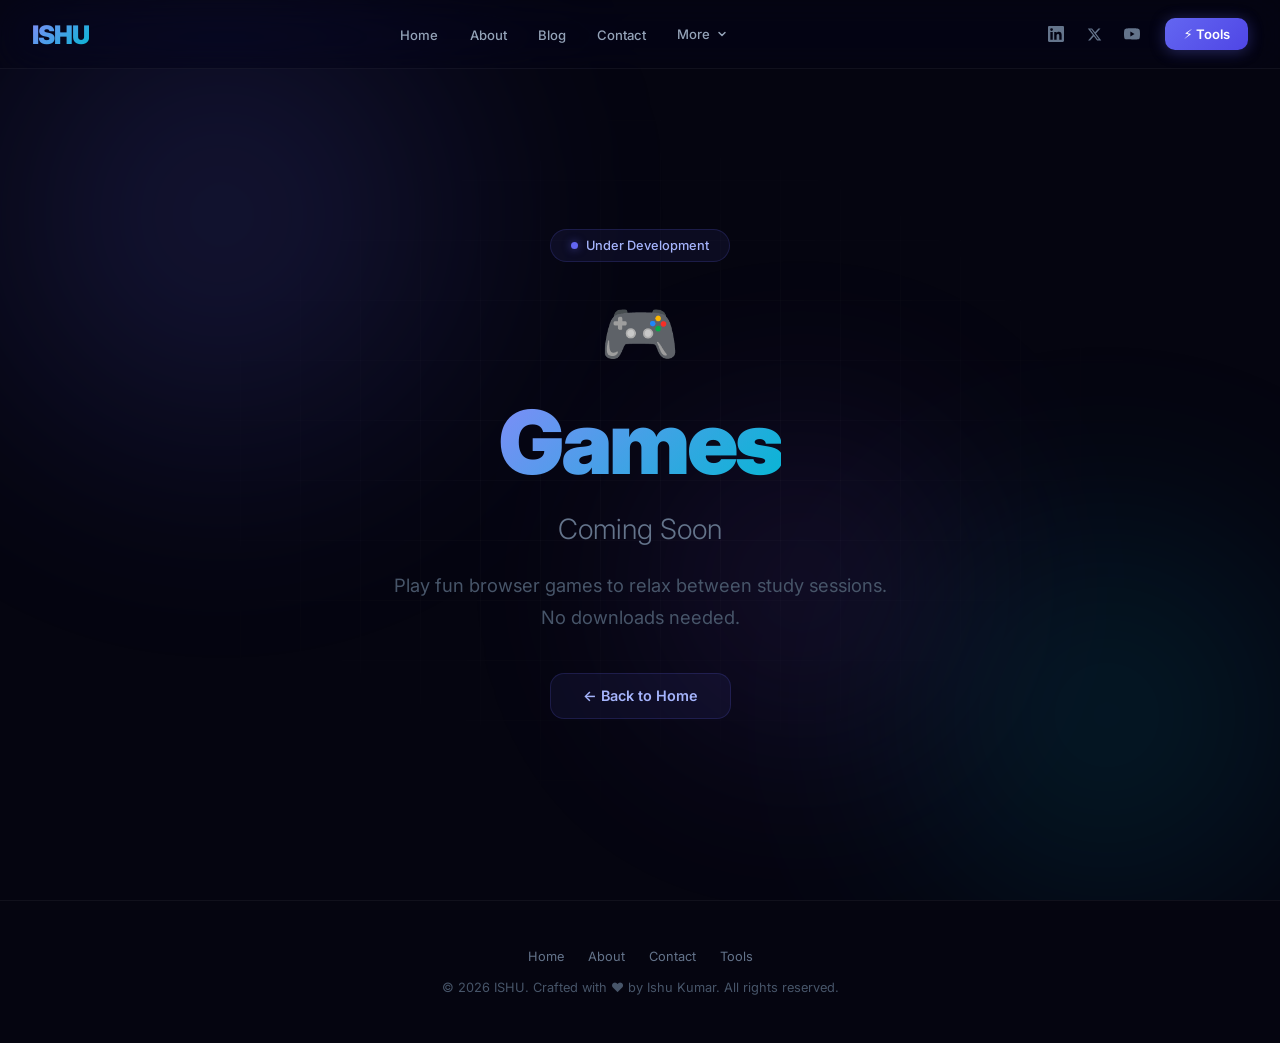
<file: GAMES/index.html>
<!DOCTYPE html>
<html lang="en">
<head>
    <meta charset="UTF-8">
    <meta name="viewport" content="width=device-width, initial-scale=1.0">
    <title>ISHU - Games | Coming Soon</title>
    <meta name="description" content="Play fun browser games to relax between study sessions. No downloads needed.">
    <meta name="author" content="Ishu Kumar">
    <link rel="preconnect" href="https://fonts.googleapis.com">
    <link rel="preconnect" href="https://fonts.gstatic.com" crossorigin>
    <link href="https://fonts.googleapis.com/css2?family=Inter:wght@300;400;500;600;700;800;900&display=swap" rel="stylesheet">
    <link rel="stylesheet" href="/../styles.css">
    <style>
        .page-icon { font-size: 4rem; margin-bottom: 1.5rem; animation: fadeUp 0.7s ease 0.05s forwards; opacity: 0; }
        .hero .page-subtitle { font-size: clamp(1.2rem, 2.5vw, 1.75rem); font-weight: 300; color: #64748b; margin-bottom: 1.5rem; animation: fadeUp 0.7s ease 0.15s forwards; opacity: 0; }
        .hero .page-desc { font-size: clamp(1rem, 2vw, 1.15rem); color: #475569; line-height: 1.7; max-width: 500px; margin: 0 auto; animation: fadeUp 0.7s ease 0.2s forwards; opacity: 0; }
        .back-home { display: inline-flex; align-items: center; gap: 0.5rem; margin-top: 2.5rem; padding: 0.85rem 2rem; border-radius: 14px; background: rgba(99,102,241,0.08); border: 1px solid rgba(99,102,241,0.18); color: #a5b4fc; text-decoration: none; font-weight: 600; font-size: 0.9rem; transition: all 0.3s ease; animation: fadeUp 0.7s ease 0.3s forwards; opacity: 0; }
        .back-home:hover { background: rgba(99,102,241,0.15); transform: translateY(-2px); box-shadow: 0 4px 20px rgba(99,102,241,0.2); }
    </style>
</head>
<body>
    <div class="bg-canvas">
        <div class="orb"></div><div class="orb"></div><div class="orb"></div>
        <div class="grid-overlay"></div>
    </div>

    <nav class="navbar" id="navbar">
        <div class="nav-container">
            <a href="/" class="nav-logo">ISHU</a>
            <ul class="nav-links">
                <li><a href="/">Home</a></li>
                <li><a href="/ABOUT/">About</a></li>
                <li><a href="/BLOG/">Blog</a></li>
                <li><a href="/CONTACT/">Contact</a></li>
                <li class="nav-dropdown" id="navDropdown">
                    <button class="nav-dropdown-btn" onclick="toggleDropdown(event)">
                        More <svg width="12" height="12" viewBox="0 0 12 12" fill="none"><path d="M3 4.5L6 7.5L9 4.5" stroke="currentColor" stroke-width="1.5" stroke-linecap="round" stroke-linejoin="round"/></svg>
                    </button>
                    <div class="mega-dropdown" id="megaDropdown">
                        <div class="mega-grid">
                            <a href="/BEU/" class="mega-item"><span class="mega-icon">🎓</span><div><div class="mega-title">BEU Portal</div><div class="mega-desc">University resources</div></div></a>
                            <a href="/COLLEGE%20DUKAN/" class="mega-item"><span class="mega-icon">🏪</span><div><div class="mega-title">College Dukan</div><div class="mega-desc">Student marketplace</div></div></a>
                            <a href="/CV/" class="mega-item"><span class="mega-icon">📄</span><div><div class="mega-title">CV Builder</div><div class="mega-desc">Create resumes</div></div></a>
                            <a href="/GAMES/" class="mega-item"><span class="mega-icon">🎮</span><div><div class="mega-title">Games</div><div class="mega-desc">Browser games</div></div></a>
                            <a href="/JOBS/" class="mega-item"><span class="mega-icon">💼</span><div><div class="mega-title">Jobs</div><div class="mega-desc">Career opportunities</div></div></a>
                            <a href="/NEWS/" class="mega-item"><span class="mega-icon">📰</span><div><div class="mega-title">News</div><div class="mega-desc">Latest updates</div></div></a>
                            <a href="/RESOURCE/" class="mega-item"><span class="mega-icon">📚</span><div><div class="mega-title">Resources</div><div class="mega-desc">Study materials</div></div></a>
                            <a href="/RESULT/" class="mega-item"><span class="mega-icon">📊</span><div><div class="mega-title">Results</div><div class="mega-desc">Exam results</div></div></a>
                            <a href="/TEST/" class="mega-item"><span class="mega-icon">🧪</span><div><div class="mega-title">Test</div><div class="mega-desc">Practice tests</div></div></a>
                        </div>
                    </div>
                </li>
            </ul>
            <div class="nav-right">
                <div class="nav-social">
                    <a href="https://www.linkedin.com/in/ishu-kumar-5a0940281/" target="_blank" rel="noopener" aria-label="LinkedIn" class="nav-social-icon"><svg width="16" height="16" viewBox="0 0 24 24" fill="currentColor"><path d="M20.447 20.452h-3.554v-5.569c0-1.328-.027-3.037-1.852-3.037-1.853 0-2.136 1.445-2.136 2.939v5.667H9.351V9h3.414v1.561h.046c.477-.9 1.637-1.85 3.37-1.85 3.601 0 4.267 2.37 4.267 5.455v6.286zM5.337 7.433a2.062 2.062 0 01-2.063-2.065 2.064 2.064 0 112.063 2.065zm1.782 13.019H3.555V9h3.564v11.452zM22.225 0H1.771C.792 0 0 .774 0 1.729v20.542C0 23.227.792 24 1.771 24h20.451C23.2 24 24 23.227 24 22.271V1.729C24 .774 23.2 0 22.222 0h.003z"/></svg></a>
                    <a href="https://x.com/ISHU_IITP" target="_blank" rel="noopener" aria-label="X" class="nav-social-icon"><svg width="15" height="15" viewBox="0 0 24 24" fill="currentColor"><path d="M18.244 2.25h3.308l-7.227 8.26 8.502 11.24H16.17l-5.214-6.817L4.99 21.75H1.68l7.73-8.835L1.254 2.25H8.08l4.713 6.231zm-1.161 17.52h1.833L7.084 4.126H5.117z"/></svg></a>
                    <a href="https://www.youtube.com/@ishu-fun" target="_blank" rel="noopener" aria-label="YouTube" class="nav-social-icon"><svg width="16" height="16" viewBox="0 0 24 24" fill="currentColor"><path d="M23.498 6.186a3.016 3.016 0 00-2.122-2.136C19.505 3.545 12 3.545 12 3.545s-7.505 0-9.377.505A3.017 3.017 0 00.502 6.186C0 8.07 0 12 0 12s0 3.93.502 5.814a3.016 3.016 0 002.122 2.136c1.871.505 9.376.505 9.376.505s7.505 0 9.377-.505a3.015 3.015 0 002.122-2.136C24 15.93 24 12 24 12s0-3.93-.502-5.814zM9.545 15.568V8.432L15.818 12l-6.273 3.568z"/></svg></a>
                </div>
                <a href="https://ishutools.vercel.app/" class="nav-tools-btn">⚡ Tools</a>
            </div>
            <div class="hamburger" id="hamburger" onclick="toggleMenu()">
                <span></span><span></span><span></span>
            </div>
        </div>
    </nav>

    <div class="mobile-menu" id="mobileMenu">
        <div class="mobile-menu-inner">
            <div class="mobile-section">
                <div class="mobile-section-label">Navigation</div>
                <a href="/" class="mobile-link"><span class="mobile-link-icon">🏠</span> Home</a>
                <a href="/ABOUT/" class="mobile-link"><span class="mobile-link-icon">👤</span> About</a>
                <a href="/BLOG/" class="mobile-link"><span class="mobile-link-icon">📝</span> Blog</a>
                <a href="/CONTACT/" class="mobile-link"><span class="mobile-link-icon">📞</span> Contact</a>
            </div>
            <div class="mobile-section">
                <div class="mobile-section-label">Platform</div>
                <div class="mobile-grid">
                    <a href="/BEU/" class="mobile-grid-item"><span>🎓</span> BEU</a>
                    <a href="/COLLEGE%20DUKAN/" class="mobile-grid-item"><span>🏪</span> Dukan</a>
                    <a href="/CV/" class="mobile-grid-item"><span>📄</span> CV</a>
                    <a href="/GAMES/" class="mobile-grid-item"><span>🎮</span> Games</a>
                    <a href="/JOBS/" class="mobile-grid-item"><span>💼</span> Jobs</a>
                    <a href="/NEWS/" class="mobile-grid-item"><span>📰</span> News</a>
                    <a href="/RESOURCE/" class="mobile-grid-item"><span>📚</span> Resource</a>
                    <a href="/RESULT/" class="mobile-grid-item"><span>📊</span> Result</a>
                    <a href="/TEST/" class="mobile-grid-item"><span>🧪</span> Test</a>
                </div>
            </div>
            <a href="https://ishutools.vercel.app/" class="mobile-tools-btn">⚡ Explore 1200+ Tools</a>
            <div class="mobile-social">
                <a href="https://www.linkedin.com/in/ishu-kumar-5a0940281/" target="_blank" rel="noopener" class="mobile-social-icon">in</a>
                <a href="https://www.instagram.com/ishukr10" target="_blank" rel="noopener" class="mobile-social-icon">📷</a>
                <a href="https://www.youtube.com/@ishu-fun" target="_blank" rel="noopener" class="mobile-social-icon">▶</a>
                <a href="https://x.com/ISHU_IITP" target="_blank" rel="noopener" class="mobile-social-icon">𝕏</a>
            </div>
        </div>
    </div>

    <main class="hero" id="hero">
        <div class="hero-inner" style="text-align:center;">
            <div class="badge"><span class="pulse-dot"></span> Under Development</div>
            <div class="page-icon">🎮</div>
            <h1><span class="text-gradient">Games</span></h1>
            <p class="page-subtitle">Coming Soon</p>
            <p class="page-desc">Play fun browser games to relax between study sessions. No downloads needed.</p>
            <a href="/" class="back-home">← Back to Home</a>
        </div>
    </main>

    <footer class="footer">
        <div class="footer-links">
            <a href="/">Home</a>
            <a href="/ABOUT/">About</a>
            <a href="/CONTACT/">Contact</a>
            <a href="https://ishutools.vercel.app/">Tools</a>
        </div>
        <p class="footer-text">© 2026 ISHU. Crafted with ❤️ by Ishu Kumar. All rights reserved.</p>
    </footer>

    <script src="/../main.js"></script>
    <script>
        function toggleDropdown(e) {
            e.stopPropagation();
            document.getElementById('navDropdown').classList.toggle('open');
        }
        document.addEventListener('click', function(e) {
            var dd = document.getElementById('navDropdown');
            if (dd && !dd.contains(e.target)) dd.classList.remove('open');
        });
    </script>
</body>
</html>
</file>
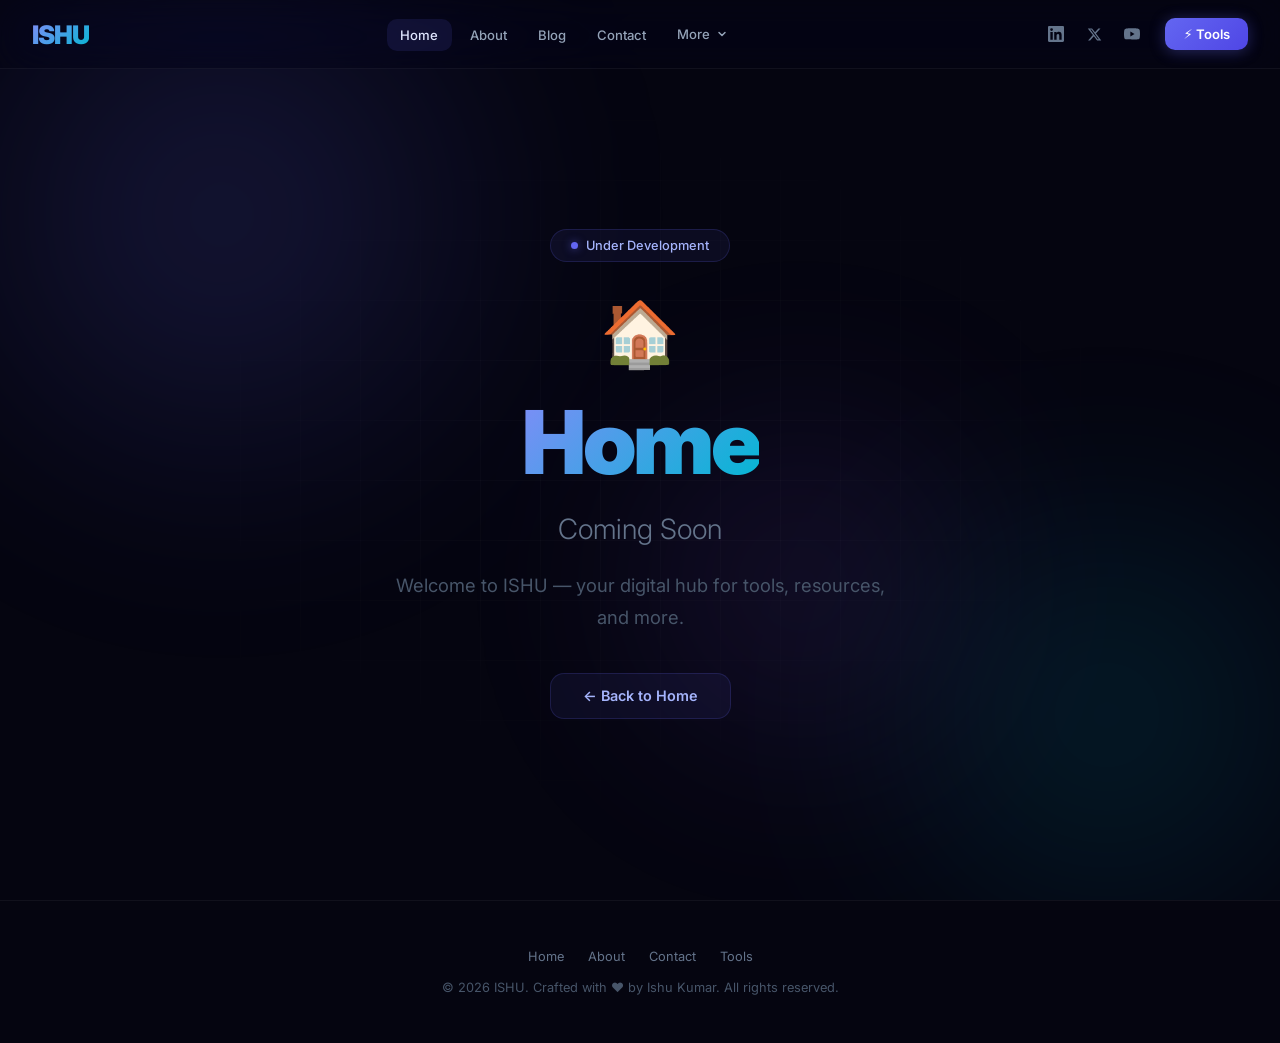
<file: HOME-PAGE/index.html>
<!DOCTYPE html>
<html lang="en">
<head>
    <meta charset="UTF-8">
    <meta name="viewport" content="width=device-width, initial-scale=1.0">
    <title>ISHU - Home | Coming Soon</title>
    <meta name="description" content="Welcome to ISHU — your digital hub for tools, resources, and more.">
    <meta name="author" content="Ishu Kumar">
    <link rel="preconnect" href="https://fonts.googleapis.com">
    <link rel="preconnect" href="https://fonts.gstatic.com" crossorigin>
    <link href="https://fonts.googleapis.com/css2?family=Inter:wght@300;400;500;600;700;800;900&display=swap" rel="stylesheet">
    <link rel="stylesheet" href="/../styles.css">
    <style>
        .page-icon { font-size: 4rem; margin-bottom: 1.5rem; animation: fadeUp 0.7s ease 0.05s forwards; opacity: 0; }
        .hero .page-subtitle { font-size: clamp(1.2rem, 2.5vw, 1.75rem); font-weight: 300; color: #64748b; margin-bottom: 1.5rem; animation: fadeUp 0.7s ease 0.15s forwards; opacity: 0; }
        .hero .page-desc { font-size: clamp(1rem, 2vw, 1.15rem); color: #475569; line-height: 1.7; max-width: 500px; margin: 0 auto; animation: fadeUp 0.7s ease 0.2s forwards; opacity: 0; }
        .back-home { display: inline-flex; align-items: center; gap: 0.5rem; margin-top: 2.5rem; padding: 0.85rem 2rem; border-radius: 14px; background: rgba(99,102,241,0.08); border: 1px solid rgba(99,102,241,0.18); color: #a5b4fc; text-decoration: none; font-weight: 600; font-size: 0.9rem; transition: all 0.3s ease; animation: fadeUp 0.7s ease 0.3s forwards; opacity: 0; }
        .back-home:hover { background: rgba(99,102,241,0.15); transform: translateY(-2px); box-shadow: 0 4px 20px rgba(99,102,241,0.2); }
    </style>
</head>
<body>
    <div class="bg-canvas">
        <div class="orb"></div><div class="orb"></div><div class="orb"></div>
        <div class="grid-overlay"></div>
    </div>

    <nav class="navbar" id="navbar">
        <div class="nav-container">
            <a href="/" class="nav-logo">ISHU</a>
            <ul class="nav-links">
                <li><a href="/" class="active">Home</a></li>
                <li><a href="/ABOUT/">About</a></li>
                <li><a href="/BLOG/">Blog</a></li>
                <li><a href="/CONTACT/">Contact</a></li>
                <li class="nav-dropdown" id="navDropdown">
                    <button class="nav-dropdown-btn" onclick="toggleDropdown(event)">
                        More <svg width="12" height="12" viewBox="0 0 12 12" fill="none"><path d="M3 4.5L6 7.5L9 4.5" stroke="currentColor" stroke-width="1.5" stroke-linecap="round" stroke-linejoin="round"/></svg>
                    </button>
                    <div class="mega-dropdown" id="megaDropdown">
                        <div class="mega-grid">
                            <a href="/BEU/" class="mega-item"><span class="mega-icon">🎓</span><div><div class="mega-title">BEU Portal</div><div class="mega-desc">University resources</div></div></a>
                            <a href="/COLLEGE%20DUKAN/" class="mega-item"><span class="mega-icon">🏪</span><div><div class="mega-title">College Dukan</div><div class="mega-desc">Student marketplace</div></div></a>
                            <a href="/CV/" class="mega-item"><span class="mega-icon">📄</span><div><div class="mega-title">CV Builder</div><div class="mega-desc">Create resumes</div></div></a>
                            <a href="/GAMES/" class="mega-item"><span class="mega-icon">🎮</span><div><div class="mega-title">Games</div><div class="mega-desc">Browser games</div></div></a>
                            <a href="/JOBS/" class="mega-item"><span class="mega-icon">💼</span><div><div class="mega-title">Jobs</div><div class="mega-desc">Career opportunities</div></div></a>
                            <a href="/NEWS/" class="mega-item"><span class="mega-icon">📰</span><div><div class="mega-title">News</div><div class="mega-desc">Latest updates</div></div></a>
                            <a href="/RESOURCE/" class="mega-item"><span class="mega-icon">📚</span><div><div class="mega-title">Resources</div><div class="mega-desc">Study materials</div></div></a>
                            <a href="/RESULT/" class="mega-item"><span class="mega-icon">📊</span><div><div class="mega-title">Results</div><div class="mega-desc">Exam results</div></div></a>
                            <a href="/TEST/" class="mega-item"><span class="mega-icon">🧪</span><div><div class="mega-title">Test</div><div class="mega-desc">Practice tests</div></div></a>
                        </div>
                    </div>
                </li>
            </ul>
            <div class="nav-right">
                <div class="nav-social">
                    <a href="https://www.linkedin.com/in/ishu-kumar-5a0940281/" target="_blank" rel="noopener" aria-label="LinkedIn" class="nav-social-icon"><svg width="16" height="16" viewBox="0 0 24 24" fill="currentColor"><path d="M20.447 20.452h-3.554v-5.569c0-1.328-.027-3.037-1.852-3.037-1.853 0-2.136 1.445-2.136 2.939v5.667H9.351V9h3.414v1.561h.046c.477-.9 1.637-1.85 3.37-1.85 3.601 0 4.267 2.37 4.267 5.455v6.286zM5.337 7.433a2.062 2.062 0 01-2.063-2.065 2.064 2.064 0 112.063 2.065zm1.782 13.019H3.555V9h3.564v11.452zM22.225 0H1.771C.792 0 0 .774 0 1.729v20.542C0 23.227.792 24 1.771 24h20.451C23.2 24 24 23.227 24 22.271V1.729C24 .774 23.2 0 22.222 0h.003z"/></svg></a>
                    <a href="https://x.com/ISHU_IITP" target="_blank" rel="noopener" aria-label="X" class="nav-social-icon"><svg width="15" height="15" viewBox="0 0 24 24" fill="currentColor"><path d="M18.244 2.25h3.308l-7.227 8.26 8.502 11.24H16.17l-5.214-6.817L4.99 21.75H1.68l7.73-8.835L1.254 2.25H8.08l4.713 6.231zm-1.161 17.52h1.833L7.084 4.126H5.117z"/></svg></a>
                    <a href="https://www.youtube.com/@ishu-fun" target="_blank" rel="noopener" aria-label="YouTube" class="nav-social-icon"><svg width="16" height="16" viewBox="0 0 24 24" fill="currentColor"><path d="M23.498 6.186a3.016 3.016 0 00-2.122-2.136C19.505 3.545 12 3.545 12 3.545s-7.505 0-9.377.505A3.017 3.017 0 00.502 6.186C0 8.07 0 12 0 12s0 3.93.502 5.814a3.016 3.016 0 002.122 2.136c1.871.505 9.376.505 9.376.505s7.505 0 9.377-.505a3.015 3.015 0 002.122-2.136C24 15.93 24 12 24 12s0-3.93-.502-5.814zM9.545 15.568V8.432L15.818 12l-6.273 3.568z"/></svg></a>
                </div>
                <a href="https://ishutools.vercel.app/" class="nav-tools-btn">⚡ Tools</a>
            </div>
            <div class="hamburger" id="hamburger" onclick="toggleMenu()">
                <span></span><span></span><span></span>
            </div>
        </div>
    </nav>

    <div class="mobile-menu" id="mobileMenu">
        <div class="mobile-menu-inner">
            <div class="mobile-section">
                <div class="mobile-section-label">Navigation</div>
                <a href="/" class="mobile-link active"><span class="mobile-link-icon">🏠</span> Home</a>
                <a href="/ABOUT/" class="mobile-link"><span class="mobile-link-icon">👤</span> About</a>
                <a href="/BLOG/" class="mobile-link"><span class="mobile-link-icon">📝</span> Blog</a>
                <a href="/CONTACT/" class="mobile-link"><span class="mobile-link-icon">📞</span> Contact</a>
            </div>
            <div class="mobile-section">
                <div class="mobile-section-label">Platform</div>
                <div class="mobile-grid">
                    <a href="/BEU/" class="mobile-grid-item"><span>🎓</span> BEU</a>
                    <a href="/COLLEGE%20DUKAN/" class="mobile-grid-item"><span>🏪</span> Dukan</a>
                    <a href="/CV/" class="mobile-grid-item"><span>📄</span> CV</a>
                    <a href="/GAMES/" class="mobile-grid-item"><span>🎮</span> Games</a>
                    <a href="/JOBS/" class="mobile-grid-item"><span>💼</span> Jobs</a>
                    <a href="/NEWS/" class="mobile-grid-item"><span>📰</span> News</a>
                    <a href="/RESOURCE/" class="mobile-grid-item"><span>📚</span> Resource</a>
                    <a href="/RESULT/" class="mobile-grid-item"><span>📊</span> Result</a>
                    <a href="/TEST/" class="mobile-grid-item"><span>🧪</span> Test</a>
                </div>
            </div>
            <a href="https://ishutools.vercel.app/" class="mobile-tools-btn">⚡ Explore 1200+ Tools</a>
            <div class="mobile-social">
                <a href="https://www.linkedin.com/in/ishu-kumar-5a0940281/" target="_blank" rel="noopener" class="mobile-social-icon">in</a>
                <a href="https://www.instagram.com/ishukr10" target="_blank" rel="noopener" class="mobile-social-icon">📷</a>
                <a href="https://www.youtube.com/@ishu-fun" target="_blank" rel="noopener" class="mobile-social-icon">▶</a>
                <a href="https://x.com/ISHU_IITP" target="_blank" rel="noopener" class="mobile-social-icon">𝕏</a>
            </div>
        </div>
    </div>

    <main class="hero" id="hero">
        <div class="hero-inner" style="text-align:center;">
            <div class="badge"><span class="pulse-dot"></span> Under Development</div>
            <div class="page-icon">🏠</div>
            <h1><span class="text-gradient">Home</span></h1>
            <p class="page-subtitle">Coming Soon</p>
            <p class="page-desc">Welcome to ISHU — your digital hub for tools, resources, and more.</p>
            <a href="/" class="back-home">← Back to Home</a>
        </div>
    </main>

    <footer class="footer">
        <div class="footer-links">
            <a href="/">Home</a>
            <a href="/ABOUT/">About</a>
            <a href="/CONTACT/">Contact</a>
            <a href="https://ishutools.vercel.app/">Tools</a>
        </div>
        <p class="footer-text">© 2026 ISHU. Crafted with ❤️ by Ishu Kumar. All rights reserved.</p>
    </footer>

    <script src="/../main.js"></script>
    <script>
        function toggleDropdown(e) {
            e.stopPropagation();
            document.getElementById('navDropdown').classList.toggle('open');
        }
        document.addEventListener('click', function(e) {
            var dd = document.getElementById('navDropdown');
            if (dd && !dd.contains(e.target)) dd.classList.remove('open');
        });
    </script>
</body>
</html>
</file>
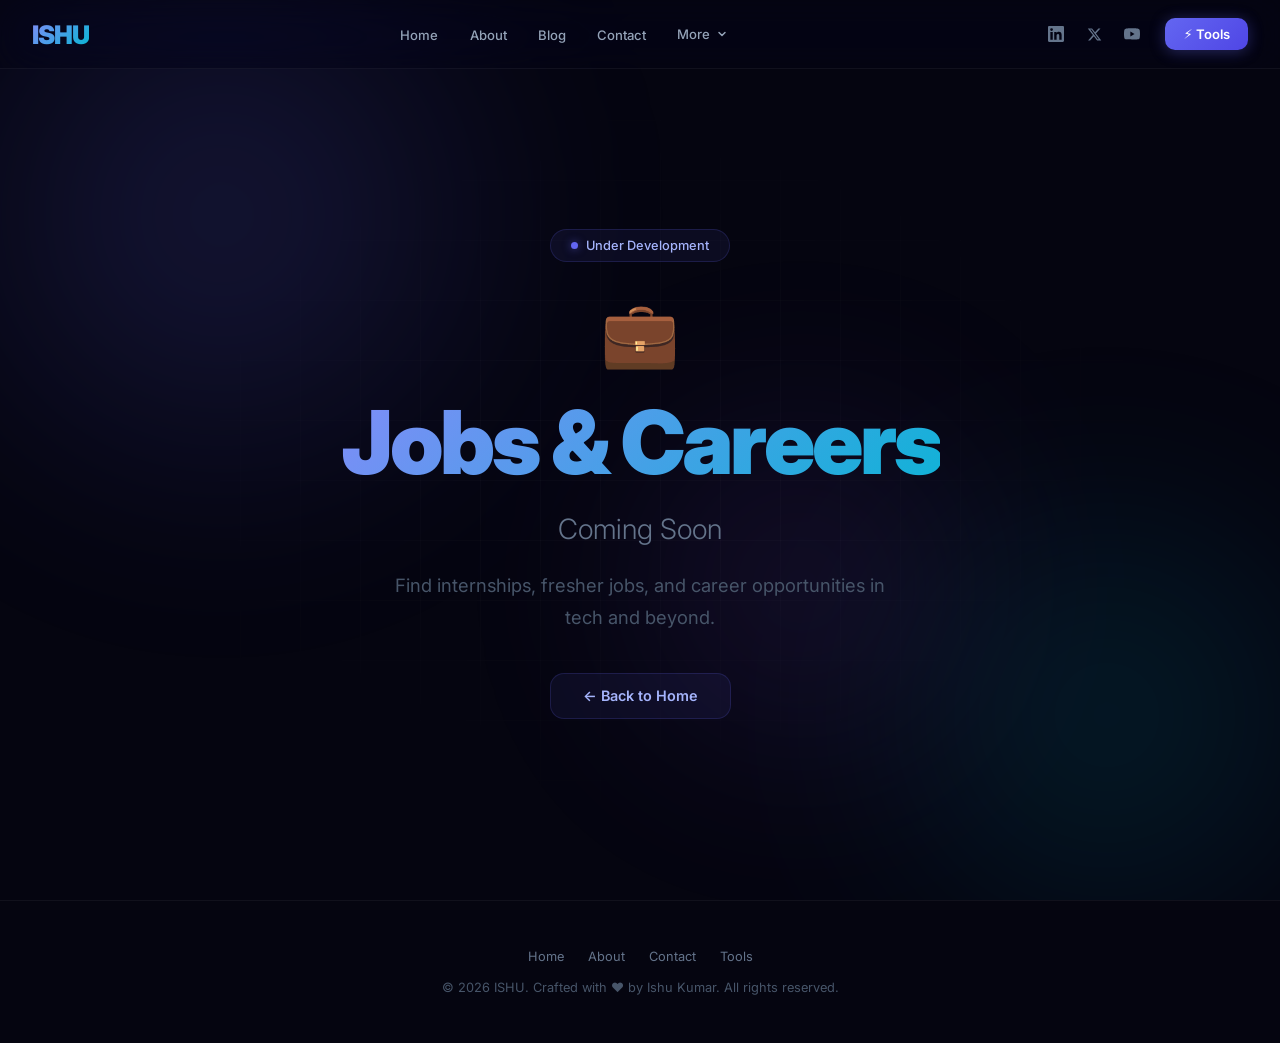
<file: JOBS/index.html>
<!DOCTYPE html>
<html lang="en">
<head>
    <meta charset="UTF-8">
    <meta name="viewport" content="width=device-width, initial-scale=1.0">
    <title>ISHU - Jobs & Careers | Coming Soon</title>
    <meta name="description" content="Find internships, fresher jobs, and career opportunities in tech and beyond.">
    <meta name="author" content="Ishu Kumar">
    <link rel="preconnect" href="https://fonts.googleapis.com">
    <link rel="preconnect" href="https://fonts.gstatic.com" crossorigin>
    <link href="https://fonts.googleapis.com/css2?family=Inter:wght@300;400;500;600;700;800;900&display=swap" rel="stylesheet">
    <link rel="stylesheet" href="/../styles.css">
    <style>
        .page-icon { font-size: 4rem; margin-bottom: 1.5rem; animation: fadeUp 0.7s ease 0.05s forwards; opacity: 0; }
        .hero .page-subtitle { font-size: clamp(1.2rem, 2.5vw, 1.75rem); font-weight: 300; color: #64748b; margin-bottom: 1.5rem; animation: fadeUp 0.7s ease 0.15s forwards; opacity: 0; }
        .hero .page-desc { font-size: clamp(1rem, 2vw, 1.15rem); color: #475569; line-height: 1.7; max-width: 500px; margin: 0 auto; animation: fadeUp 0.7s ease 0.2s forwards; opacity: 0; }
        .back-home { display: inline-flex; align-items: center; gap: 0.5rem; margin-top: 2.5rem; padding: 0.85rem 2rem; border-radius: 14px; background: rgba(99,102,241,0.08); border: 1px solid rgba(99,102,241,0.18); color: #a5b4fc; text-decoration: none; font-weight: 600; font-size: 0.9rem; transition: all 0.3s ease; animation: fadeUp 0.7s ease 0.3s forwards; opacity: 0; }
        .back-home:hover { background: rgba(99,102,241,0.15); transform: translateY(-2px); box-shadow: 0 4px 20px rgba(99,102,241,0.2); }
    </style>
</head>
<body>
    <div class="bg-canvas">
        <div class="orb"></div><div class="orb"></div><div class="orb"></div>
        <div class="grid-overlay"></div>
    </div>

    <nav class="navbar" id="navbar">
        <div class="nav-container">
            <a href="/" class="nav-logo">ISHU</a>
            <ul class="nav-links">
                <li><a href="/">Home</a></li>
                <li><a href="/ABOUT/">About</a></li>
                <li><a href="/BLOG/">Blog</a></li>
                <li><a href="/CONTACT/">Contact</a></li>
                <li class="nav-dropdown" id="navDropdown">
                    <button class="nav-dropdown-btn" onclick="toggleDropdown(event)">
                        More <svg width="12" height="12" viewBox="0 0 12 12" fill="none"><path d="M3 4.5L6 7.5L9 4.5" stroke="currentColor" stroke-width="1.5" stroke-linecap="round" stroke-linejoin="round"/></svg>
                    </button>
                    <div class="mega-dropdown" id="megaDropdown">
                        <div class="mega-grid">
                            <a href="/BEU/" class="mega-item"><span class="mega-icon">🎓</span><div><div class="mega-title">BEU Portal</div><div class="mega-desc">University resources</div></div></a>
                            <a href="/COLLEGE%20DUKAN/" class="mega-item"><span class="mega-icon">🏪</span><div><div class="mega-title">College Dukan</div><div class="mega-desc">Student marketplace</div></div></a>
                            <a href="/CV/" class="mega-item"><span class="mega-icon">📄</span><div><div class="mega-title">CV Builder</div><div class="mega-desc">Create resumes</div></div></a>
                            <a href="/GAMES/" class="mega-item"><span class="mega-icon">🎮</span><div><div class="mega-title">Games</div><div class="mega-desc">Browser games</div></div></a>
                            <a href="/JOBS/" class="mega-item"><span class="mega-icon">💼</span><div><div class="mega-title">Jobs</div><div class="mega-desc">Career opportunities</div></div></a>
                            <a href="/NEWS/" class="mega-item"><span class="mega-icon">📰</span><div><div class="mega-title">News</div><div class="mega-desc">Latest updates</div></div></a>
                            <a href="/RESOURCE/" class="mega-item"><span class="mega-icon">📚</span><div><div class="mega-title">Resources</div><div class="mega-desc">Study materials</div></div></a>
                            <a href="/RESULT/" class="mega-item"><span class="mega-icon">📊</span><div><div class="mega-title">Results</div><div class="mega-desc">Exam results</div></div></a>
                            <a href="/TEST/" class="mega-item"><span class="mega-icon">🧪</span><div><div class="mega-title">Test</div><div class="mega-desc">Practice tests</div></div></a>
                        </div>
                    </div>
                </li>
            </ul>
            <div class="nav-right">
                <div class="nav-social">
                    <a href="https://www.linkedin.com/in/ishu-kumar-5a0940281/" target="_blank" rel="noopener" aria-label="LinkedIn" class="nav-social-icon"><svg width="16" height="16" viewBox="0 0 24 24" fill="currentColor"><path d="M20.447 20.452h-3.554v-5.569c0-1.328-.027-3.037-1.852-3.037-1.853 0-2.136 1.445-2.136 2.939v5.667H9.351V9h3.414v1.561h.046c.477-.9 1.637-1.85 3.37-1.85 3.601 0 4.267 2.37 4.267 5.455v6.286zM5.337 7.433a2.062 2.062 0 01-2.063-2.065 2.064 2.064 0 112.063 2.065zm1.782 13.019H3.555V9h3.564v11.452zM22.225 0H1.771C.792 0 0 .774 0 1.729v20.542C0 23.227.792 24 1.771 24h20.451C23.2 24 24 23.227 24 22.271V1.729C24 .774 23.2 0 22.222 0h.003z"/></svg></a>
                    <a href="https://x.com/ISHU_IITP" target="_blank" rel="noopener" aria-label="X" class="nav-social-icon"><svg width="15" height="15" viewBox="0 0 24 24" fill="currentColor"><path d="M18.244 2.25h3.308l-7.227 8.26 8.502 11.24H16.17l-5.214-6.817L4.99 21.75H1.68l7.73-8.835L1.254 2.25H8.08l4.713 6.231zm-1.161 17.52h1.833L7.084 4.126H5.117z"/></svg></a>
                    <a href="https://www.youtube.com/@ishu-fun" target="_blank" rel="noopener" aria-label="YouTube" class="nav-social-icon"><svg width="16" height="16" viewBox="0 0 24 24" fill="currentColor"><path d="M23.498 6.186a3.016 3.016 0 00-2.122-2.136C19.505 3.545 12 3.545 12 3.545s-7.505 0-9.377.505A3.017 3.017 0 00.502 6.186C0 8.07 0 12 0 12s0 3.93.502 5.814a3.016 3.016 0 002.122 2.136c1.871.505 9.376.505 9.376.505s7.505 0 9.377-.505a3.015 3.015 0 002.122-2.136C24 15.93 24 12 24 12s0-3.93-.502-5.814zM9.545 15.568V8.432L15.818 12l-6.273 3.568z"/></svg></a>
                </div>
                <a href="https://ishutools.vercel.app/" class="nav-tools-btn">⚡ Tools</a>
            </div>
            <div class="hamburger" id="hamburger" onclick="toggleMenu()">
                <span></span><span></span><span></span>
            </div>
        </div>
    </nav>

    <div class="mobile-menu" id="mobileMenu">
        <div class="mobile-menu-inner">
            <div class="mobile-section">
                <div class="mobile-section-label">Navigation</div>
                <a href="/" class="mobile-link"><span class="mobile-link-icon">🏠</span> Home</a>
                <a href="/ABOUT/" class="mobile-link"><span class="mobile-link-icon">👤</span> About</a>
                <a href="/BLOG/" class="mobile-link"><span class="mobile-link-icon">📝</span> Blog</a>
                <a href="/CONTACT/" class="mobile-link"><span class="mobile-link-icon">📞</span> Contact</a>
            </div>
            <div class="mobile-section">
                <div class="mobile-section-label">Platform</div>
                <div class="mobile-grid">
                    <a href="/BEU/" class="mobile-grid-item"><span>🎓</span> BEU</a>
                    <a href="/COLLEGE%20DUKAN/" class="mobile-grid-item"><span>🏪</span> Dukan</a>
                    <a href="/CV/" class="mobile-grid-item"><span>📄</span> CV</a>
                    <a href="/GAMES/" class="mobile-grid-item"><span>🎮</span> Games</a>
                    <a href="/JOBS/" class="mobile-grid-item"><span>💼</span> Jobs</a>
                    <a href="/NEWS/" class="mobile-grid-item"><span>📰</span> News</a>
                    <a href="/RESOURCE/" class="mobile-grid-item"><span>📚</span> Resource</a>
                    <a href="/RESULT/" class="mobile-grid-item"><span>📊</span> Result</a>
                    <a href="/TEST/" class="mobile-grid-item"><span>🧪</span> Test</a>
                </div>
            </div>
            <a href="https://ishutools.vercel.app/" class="mobile-tools-btn">⚡ Explore 1200+ Tools</a>
            <div class="mobile-social">
                <a href="https://www.linkedin.com/in/ishu-kumar-5a0940281/" target="_blank" rel="noopener" class="mobile-social-icon">in</a>
                <a href="https://www.instagram.com/ishukr10" target="_blank" rel="noopener" class="mobile-social-icon">📷</a>
                <a href="https://www.youtube.com/@ishu-fun" target="_blank" rel="noopener" class="mobile-social-icon">▶</a>
                <a href="https://x.com/ISHU_IITP" target="_blank" rel="noopener" class="mobile-social-icon">𝕏</a>
            </div>
        </div>
    </div>

    <main class="hero" id="hero">
        <div class="hero-inner" style="text-align:center;">
            <div class="badge"><span class="pulse-dot"></span> Under Development</div>
            <div class="page-icon">💼</div>
            <h1><span class="text-gradient">Jobs & Careers</span></h1>
            <p class="page-subtitle">Coming Soon</p>
            <p class="page-desc">Find internships, fresher jobs, and career opportunities in tech and beyond.</p>
            <a href="/" class="back-home">← Back to Home</a>
        </div>
    </main>

    <footer class="footer">
        <div class="footer-links">
            <a href="/">Home</a>
            <a href="/ABOUT/">About</a>
            <a href="/CONTACT/">Contact</a>
            <a href="https://ishutools.vercel.app/">Tools</a>
        </div>
        <p class="footer-text">© 2026 ISHU. Crafted with ❤️ by Ishu Kumar. All rights reserved.</p>
    </footer>

    <script src="/../main.js"></script>
    <script>
        function toggleDropdown(e) {
            e.stopPropagation();
            document.getElementById('navDropdown').classList.toggle('open');
        }
        document.addEventListener('click', function(e) {
            var dd = document.getElementById('navDropdown');
            if (dd && !dd.contains(e.target)) dd.classList.remove('open');
        });
    </script>
</body>
</html>
</file>
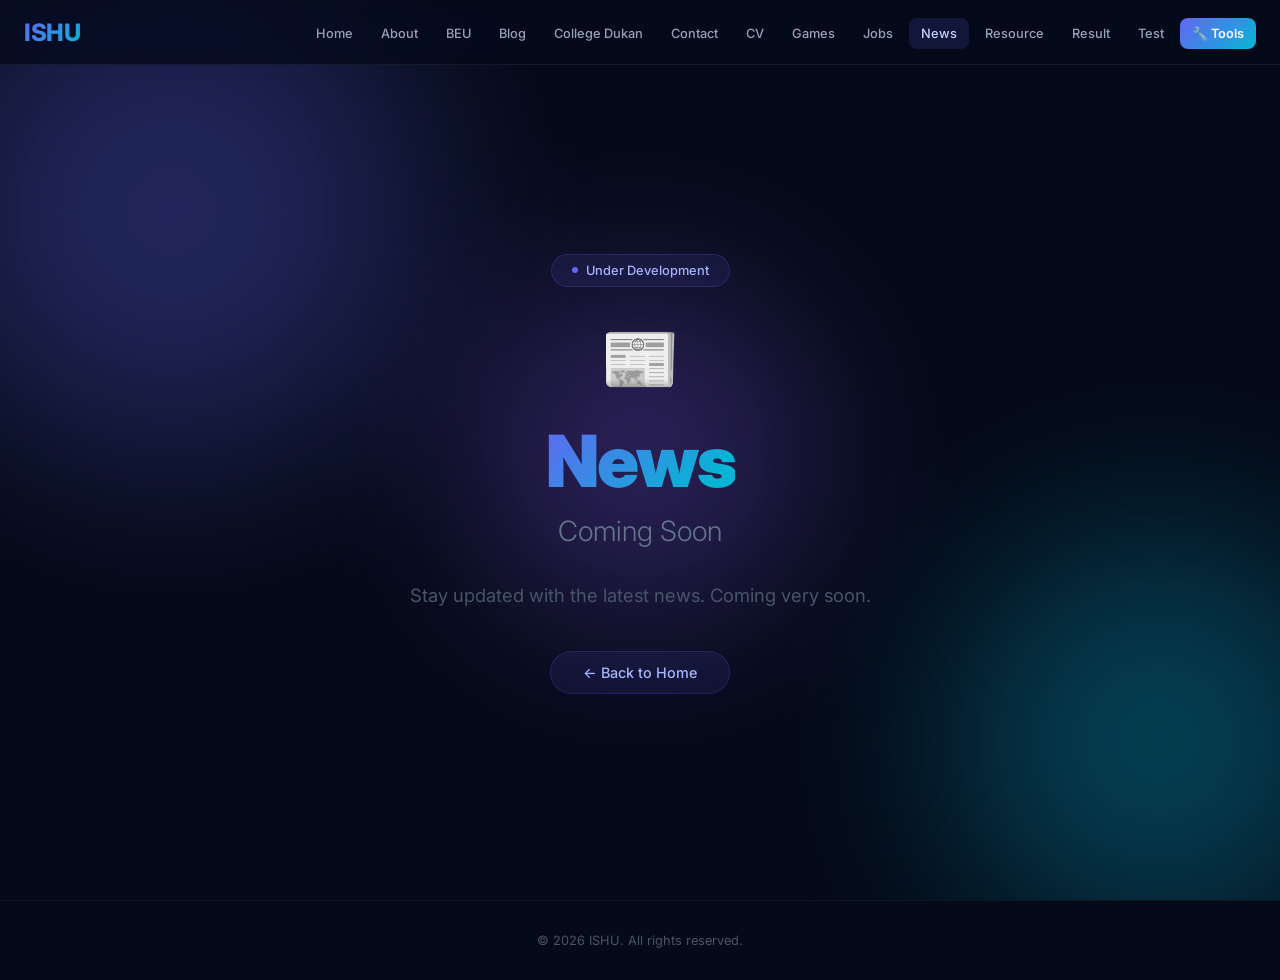
<file: NEWS/index.html>
<!DOCTYPE html>
<html lang="en">
<head>
    <meta charset="UTF-8">
    <meta name="viewport" content="width=device-width, initial-scale=1.0">
    <title>ISHU - News | Coming Soon</title>
    <meta name="description" content="Stay updated with the latest news. Coming very soon.">
    <link rel="preconnect" href="https://fonts.googleapis.com">
    <link rel="preconnect" href="https://fonts.gstatic.com" crossorigin>
    <link href="https://fonts.googleapis.com/css2?family=Inter:wght@300;400;500;600;700;800;900&display=swap" rel="stylesheet">
    <style>
        *, *::before, *::after { margin: 0; padding: 0; box-sizing: border-box; }
        body {
            font-family: 'Inter', system-ui, -apple-system, sans-serif;
            background: #050a18; color: #e2e8f0; min-height: 100vh; overflow-x: hidden;
        }
        .bg-animation { position: fixed; inset: 0; z-index: 0; overflow: hidden; }
        .bg-animation .orb { position: absolute; border-radius: 50%; filter: blur(80px); opacity: 0.4; animation: float 20s infinite ease-in-out; }
        .bg-animation .orb:nth-child(1) { width: 600px; height: 600px; background: radial-gradient(circle, #6366f1, transparent); top: -10%; left: -10%; }
        .bg-animation .orb:nth-child(2) { width: 500px; height: 500px; background: radial-gradient(circle, #06b6d4, transparent); bottom: -10%; right: -10%; animation-delay: -7s; }
        .bg-animation .orb:nth-child(3) { width: 400px; height: 400px; background: radial-gradient(circle, #8b5cf6, transparent); top: 50%; left: 50%; transform: translate(-50%, -50%); animation-delay: -14s; }
        @keyframes float {
            0%, 100% { transform: translate(0, 0) scale(1); }
            25% { transform: translate(50px, -50px) scale(1.1); }
            50% { transform: translate(-30px, 60px) scale(0.95); }
            75% { transform: translate(40px, 30px) scale(1.05); }
        }
        .navbar {
            position: fixed; top: 0; left: 0; right: 0; z-index: 1000;
            background: rgba(5, 10, 24, 0.8); backdrop-filter: blur(20px) saturate(180%);
            border-bottom: 1px solid rgba(255, 255, 255, 0.06); transition: all 0.3s ease;
        }
        .navbar.scrolled { background: rgba(5, 10, 24, 0.95); box-shadow: 0 4px 30px rgba(0, 0, 0, 0.3); }
        .nav-container {
            max-width: 1400px; margin: 0 auto; display: flex; align-items: center;
            justify-content: space-between; padding: 0 1.5rem; height: 64px;
        }
        .nav-logo {
            font-size: 1.5rem; font-weight: 800; text-decoration: none;
            background: linear-gradient(135deg, #6366f1, #06b6d4);
            -webkit-background-clip: text; -webkit-text-fill-color: transparent; letter-spacing: -0.5px;
        }
        .nav-links { display: flex; align-items: center; gap: 0.25rem; list-style: none; }
        .nav-links a {
            text-decoration: none; color: #94a3b8; font-size: 0.8rem; font-weight: 500;
            padding: 0.5rem 0.75rem; border-radius: 0.5rem; transition: all 0.2s ease; white-space: nowrap;
        }
        .nav-links a:hover { color: #f1f5f9; background: rgba(255, 255, 255, 0.06); }
        .nav-links a.active { color: #c7d2fe; background: rgba(99, 102, 241, 0.15); }
        .nav-links a.tools-link { background: linear-gradient(135deg, #6366f1, #06b6d4); color: #fff; font-weight: 600; }
        .nav-links a.tools-link:hover { opacity: 0.9; transform: translateY(-1px); }
        .hamburger { display: none; flex-direction: column; gap: 5px; cursor: pointer; z-index: 1001; padding: 5px; }
        .hamburger span { display: block; width: 24px; height: 2px; background: #e2e8f0; border-radius: 2px; transition: all 0.3s ease; }
        .hamburger.active span:nth-child(1) { transform: rotate(45deg) translate(5px, 5px); }
        .hamburger.active span:nth-child(2) { opacity: 0; }
        .hamburger.active span:nth-child(3) { transform: rotate(-45deg) translate(5px, -5px); }
        .mobile-menu {
            display: none; position: fixed; inset: 0; z-index: 999;
            background: rgba(5, 10, 24, 0.98); backdrop-filter: blur(20px);
            flex-direction: column; align-items: center; justify-content: center; gap: 0.5rem;
            opacity: 0; transform: translateY(-20px); transition: all 0.3s ease;
        }
        .mobile-menu.active { display: flex; opacity: 1; transform: translateY(0); }
        .mobile-menu a {
            text-decoration: none; color: #94a3b8; font-size: 1.1rem; font-weight: 500;
            padding: 0.75rem 2rem; border-radius: 0.75rem; transition: all 0.2s ease;
            width: 80%; max-width: 300px; text-align: center;
        }
        .mobile-menu a:hover, .mobile-menu a.active { color: #f1f5f9; background: rgba(255, 255, 255, 0.06); }
        .mobile-menu a.tools-link { background: linear-gradient(135deg, #6366f1, #06b6d4); color: #fff; font-weight: 600; margin-top: 0.5rem; }
        .hero {
            position: relative; z-index: 1; min-height: 100vh;
            display: flex; align-items: center; justify-content: center; padding: 6rem 1.5rem 3rem;
        }
        .hero-content { text-align: center; max-width: 700px; }
        .badge {
            display: inline-flex; align-items: center; gap: 0.5rem;
            padding: 0.5rem 1.25rem; border-radius: 100px;
            background: rgba(99, 102, 241, 0.1); border: 1px solid rgba(99, 102, 241, 0.2);
            font-size: 0.8rem; font-weight: 500; color: #a5b4fc; margin-bottom: 2rem;
            animation: fadeUp 0.8s ease forwards;
        }
        .badge .dot { width: 6px; height: 6px; background: #6366f1; border-radius: 50%; animation: pulse 2s infinite; }
        .page-icon { font-size: 4rem; margin-bottom: 1.5rem; animation: fadeUp 0.8s ease 0.05s forwards; opacity: 0; }
        .hero h1 {
            font-size: clamp(2.5rem, 6vw, 4.5rem); font-weight: 900; line-height: 1.1;
            letter-spacing: -2px; margin-bottom: 0.5rem; animation: fadeUp 0.8s ease 0.1s forwards; opacity: 0;
        }
        .hero h1 .gradient {
            background: linear-gradient(135deg, #6366f1 0%, #06b6d4 50%, #6366f1 100%);
            background-size: 200% auto; -webkit-background-clip: text; -webkit-text-fill-color: transparent;
            animation: shimmer 3s linear infinite;
        }
        @keyframes shimmer { to { background-position: 200% center; } }
        .hero .subtitle {
            font-size: clamp(1.2rem, 2.5vw, 1.75rem); font-weight: 300; color: #64748b;
            margin-bottom: 1.5rem; animation: fadeUp 0.8s ease 0.15s forwards; opacity: 0;
        }
        .hero p {
            font-size: clamp(1rem, 2vw, 1.15rem); color: #475569; line-height: 1.7;
            max-width: 500px; margin: 0 auto; animation: fadeUp 0.8s ease 0.2s forwards; opacity: 0;
        }
        .back-home {
            display: inline-flex; align-items: center; gap: 0.5rem;
            margin-top: 2.5rem; padding: 0.75rem 2rem; border-radius: 100px;
            background: rgba(99, 102, 241, 0.1); border: 1px solid rgba(99, 102, 241, 0.2);
            color: #a5b4fc; text-decoration: none; font-weight: 500; font-size: 0.9rem;
            transition: all 0.3s ease; animation: fadeUp 0.8s ease 0.3s forwards; opacity: 0;
        }
        .back-home:hover { background: rgba(99, 102, 241, 0.2); transform: translateY(-2px); }
        @keyframes fadeUp { from { opacity: 0; transform: translateY(20px); } to { opacity: 1; transform: translateY(0); } }
        @keyframes pulse { 0%, 100% { opacity: 1; } 50% { opacity: 0.4; } }
        .footer {
            position: relative; z-index: 1; text-align: center;
            padding: 2rem; border-top: 1px solid rgba(255, 255, 255, 0.05);
            font-size: 0.8rem; color: #475569;
        }
        @media (max-width: 900px) { .nav-links { display: none; } .hamburger { display: flex; } }
    </style>
</head>
<body>
    <div class="bg-animation"><div class="orb"></div><div class="orb"></div><div class="orb"></div></div>
    <nav class="navbar" id="navbar">
        <div class="nav-container">
            <a href="/" class="nav-logo">ISHU</a>
            <ul class="nav-links">
                <li><a href="/">Home</a></li>
                <li><a href="/ABOUT/">About</a></li>
                <li><a href="/BEU/">BEU</a></li>
                <li><a href="/BLOG/">Blog</a></li>
                <li><a href="/COLLEGE%20DUKAN/">College Dukan</a></li>
                <li><a href="/CONTACT/">Contact</a></li>
                <li><a href="/CV/">CV</a></li>
                <li><a href="/GAMES/">Games</a></li>
                <li><a href="/JOBS/">Jobs</a></li>
                <li><a href="/NEWS/" class="active">News</a></li>
                <li><a href="/RESOURCE/">Resource</a></li>
                <li><a href="/RESULT/">Result</a></li>
                <li><a href="/TEST/">Test</a></li>
                <li><a href="https://ishu-tools-page-taul.vercel.app/" class="tools-link">&#128295; Tools</a></li>
            </ul>
            <div class="hamburger" id="hamburger" onclick="toggleMenu()">
                <span></span><span></span><span></span>
            </div>
        </div>
    </nav>
    <div class="mobile-menu" id="mobileMenu">
        <a href="/">&#127968; Home</a>
        <a href="/ABOUT/">&#128100; About</a>
        <a href="/BEU/">&#127891; BEU</a>
        <a href="/BLOG/">&#128221; Blog</a>
        <a href="/COLLEGE%20DUKAN/">&#127978; College Dukan</a>
        <a href="/CONTACT/">&#128222; Contact</a>
        <a href="/CV/">&#128196; CV</a>
        <a href="/GAMES/">&#127918; Games</a>
        <a href="/JOBS/">&#128188; Jobs</a>
        <a href="/NEWS/" class="active">&#128240; News</a>
        <a href="/RESOURCE/">&#128218; Resource</a>
        <a href="/RESULT/">&#128202; Result</a>
        <a href="/TEST/">&#129514; Test</a>
        <a href="https://ishu-tools-page-taul.vercel.app/" class="tools-link">&#128295; Tools</a>
    </div>
    <main class="hero">
        <div class="hero-content">
            <div class="badge"><span class="dot"></span> Under Development</div>
            <div class="page-icon">&#128240;</div>
            <h1><span class="gradient">News</span></h1>
            <p class="subtitle">Coming Soon</p>
            <p>Stay updated with the latest news. Coming very soon.</p>
            <a href="/" class="back-home">&larr; Back to Home</a>
        </div>
    </main>
    <footer class="footer">&copy; 2026 ISHU. All rights reserved.</footer>
    <script>
        function toggleMenu() {
            document.getElementById('hamburger').classList.toggle('active');
            document.getElementById('mobileMenu').classList.toggle('active');
        }
        window.addEventListener('scroll', function() {
            document.getElementById('navbar').classList.toggle('scrolled', window.scrollY > 20);
        });
    </script>
</body>
</html>
</file>
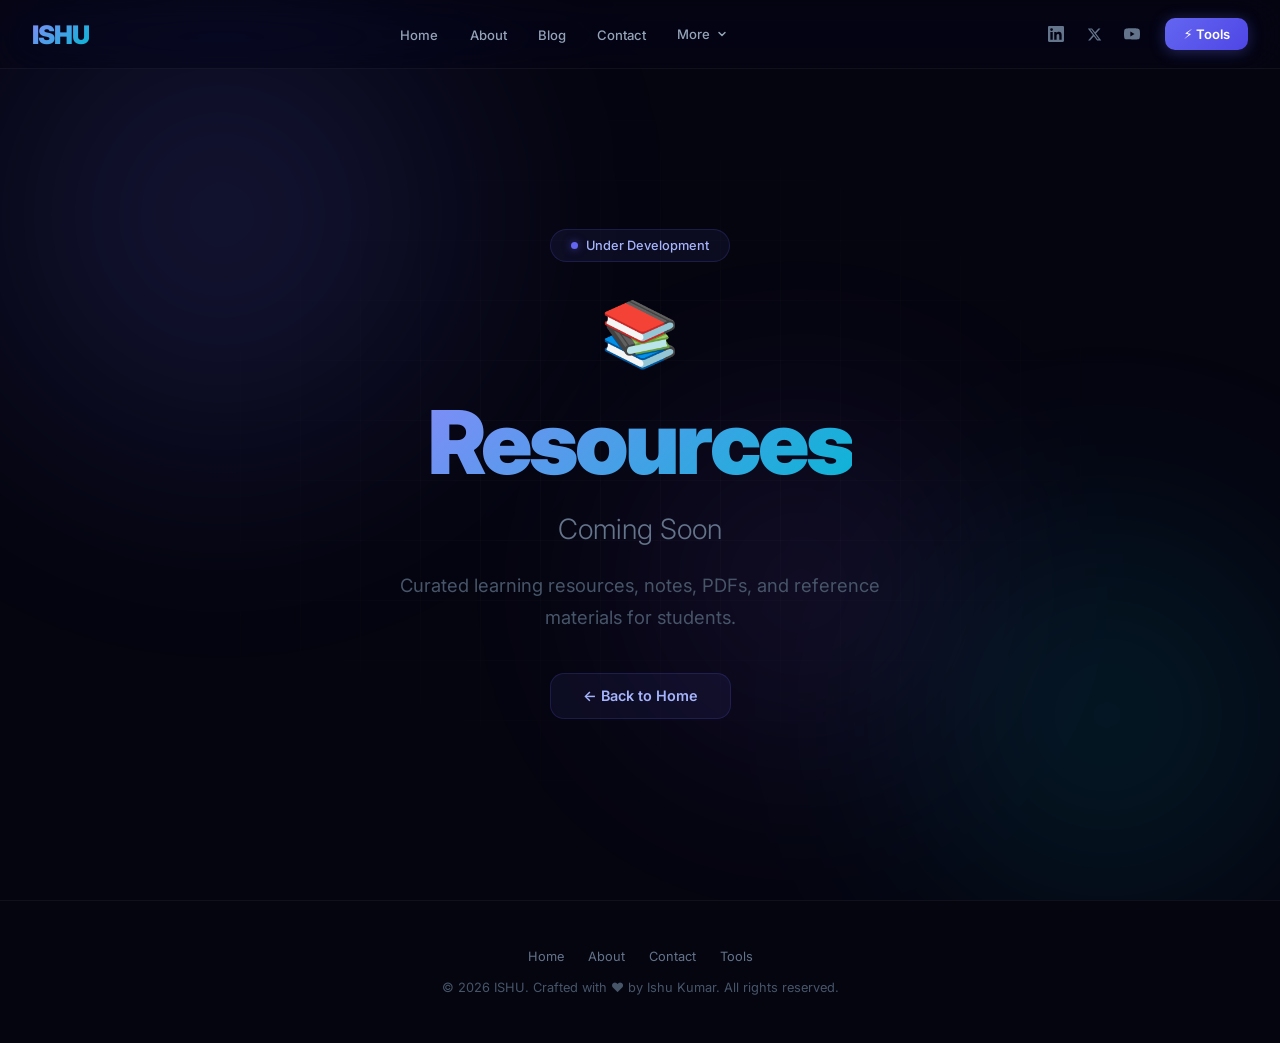
<file: RESOURCE/index.html>
<!DOCTYPE html>
<html lang="en">
<head>
    <meta charset="UTF-8">
    <meta name="viewport" content="width=device-width, initial-scale=1.0">
    <title>ISHU - Resources | Coming Soon</title>
    <meta name="description" content="Curated learning resources, notes, PDFs, and reference materials for students.">
    <meta name="author" content="Ishu Kumar">
    <link rel="preconnect" href="https://fonts.googleapis.com">
    <link rel="preconnect" href="https://fonts.gstatic.com" crossorigin>
    <link href="https://fonts.googleapis.com/css2?family=Inter:wght@300;400;500;600;700;800;900&display=swap" rel="stylesheet">
    <link rel="stylesheet" href="/../styles.css">
    <style>
        .page-icon { font-size: 4rem; margin-bottom: 1.5rem; animation: fadeUp 0.7s ease 0.05s forwards; opacity: 0; }
        .hero .page-subtitle { font-size: clamp(1.2rem, 2.5vw, 1.75rem); font-weight: 300; color: #64748b; margin-bottom: 1.5rem; animation: fadeUp 0.7s ease 0.15s forwards; opacity: 0; }
        .hero .page-desc { font-size: clamp(1rem, 2vw, 1.15rem); color: #475569; line-height: 1.7; max-width: 500px; margin: 0 auto; animation: fadeUp 0.7s ease 0.2s forwards; opacity: 0; }
        .back-home { display: inline-flex; align-items: center; gap: 0.5rem; margin-top: 2.5rem; padding: 0.85rem 2rem; border-radius: 14px; background: rgba(99,102,241,0.08); border: 1px solid rgba(99,102,241,0.18); color: #a5b4fc; text-decoration: none; font-weight: 600; font-size: 0.9rem; transition: all 0.3s ease; animation: fadeUp 0.7s ease 0.3s forwards; opacity: 0; }
        .back-home:hover { background: rgba(99,102,241,0.15); transform: translateY(-2px); box-shadow: 0 4px 20px rgba(99,102,241,0.2); }
    </style>
</head>
<body>
    <div class="bg-canvas">
        <div class="orb"></div><div class="orb"></div><div class="orb"></div>
        <div class="grid-overlay"></div>
    </div>

    <nav class="navbar" id="navbar">
        <div class="nav-container">
            <a href="/" class="nav-logo">ISHU</a>
            <ul class="nav-links">
                <li><a href="/">Home</a></li>
                <li><a href="/ABOUT/">About</a></li>
                <li><a href="/BLOG/">Blog</a></li>
                <li><a href="/CONTACT/">Contact</a></li>
                <li class="nav-dropdown" id="navDropdown">
                    <button class="nav-dropdown-btn" onclick="toggleDropdown(event)">
                        More <svg width="12" height="12" viewBox="0 0 12 12" fill="none"><path d="M3 4.5L6 7.5L9 4.5" stroke="currentColor" stroke-width="1.5" stroke-linecap="round" stroke-linejoin="round"/></svg>
                    </button>
                    <div class="mega-dropdown" id="megaDropdown">
                        <div class="mega-grid">
                            <a href="/BEU/" class="mega-item"><span class="mega-icon">🎓</span><div><div class="mega-title">BEU Portal</div><div class="mega-desc">University resources</div></div></a>
                            <a href="/COLLEGE%20DUKAN/" class="mega-item"><span class="mega-icon">🏪</span><div><div class="mega-title">College Dukan</div><div class="mega-desc">Student marketplace</div></div></a>
                            <a href="/CV/" class="mega-item"><span class="mega-icon">📄</span><div><div class="mega-title">CV Builder</div><div class="mega-desc">Create resumes</div></div></a>
                            <a href="/GAMES/" class="mega-item"><span class="mega-icon">🎮</span><div><div class="mega-title">Games</div><div class="mega-desc">Browser games</div></div></a>
                            <a href="/JOBS/" class="mega-item"><span class="mega-icon">💼</span><div><div class="mega-title">Jobs</div><div class="mega-desc">Career opportunities</div></div></a>
                            <a href="/NEWS/" class="mega-item"><span class="mega-icon">📰</span><div><div class="mega-title">News</div><div class="mega-desc">Latest updates</div></div></a>
                            <a href="/RESOURCE/" class="mega-item"><span class="mega-icon">📚</span><div><div class="mega-title">Resources</div><div class="mega-desc">Study materials</div></div></a>
                            <a href="/RESULT/" class="mega-item"><span class="mega-icon">📊</span><div><div class="mega-title">Results</div><div class="mega-desc">Exam results</div></div></a>
                            <a href="/TEST/" class="mega-item"><span class="mega-icon">🧪</span><div><div class="mega-title">Test</div><div class="mega-desc">Practice tests</div></div></a>
                        </div>
                    </div>
                </li>
            </ul>
            <div class="nav-right">
                <div class="nav-social">
                    <a href="https://www.linkedin.com/in/ishu-kumar-5a0940281/" target="_blank" rel="noopener" aria-label="LinkedIn" class="nav-social-icon"><svg width="16" height="16" viewBox="0 0 24 24" fill="currentColor"><path d="M20.447 20.452h-3.554v-5.569c0-1.328-.027-3.037-1.852-3.037-1.853 0-2.136 1.445-2.136 2.939v5.667H9.351V9h3.414v1.561h.046c.477-.9 1.637-1.85 3.37-1.85 3.601 0 4.267 2.37 4.267 5.455v6.286zM5.337 7.433a2.062 2.062 0 01-2.063-2.065 2.064 2.064 0 112.063 2.065zm1.782 13.019H3.555V9h3.564v11.452zM22.225 0H1.771C.792 0 0 .774 0 1.729v20.542C0 23.227.792 24 1.771 24h20.451C23.2 24 24 23.227 24 22.271V1.729C24 .774 23.2 0 22.222 0h.003z"/></svg></a>
                    <a href="https://x.com/ISHU_IITP" target="_blank" rel="noopener" aria-label="X" class="nav-social-icon"><svg width="15" height="15" viewBox="0 0 24 24" fill="currentColor"><path d="M18.244 2.25h3.308l-7.227 8.26 8.502 11.24H16.17l-5.214-6.817L4.99 21.75H1.68l7.73-8.835L1.254 2.25H8.08l4.713 6.231zm-1.161 17.52h1.833L7.084 4.126H5.117z"/></svg></a>
                    <a href="https://www.youtube.com/@ishu-fun" target="_blank" rel="noopener" aria-label="YouTube" class="nav-social-icon"><svg width="16" height="16" viewBox="0 0 24 24" fill="currentColor"><path d="M23.498 6.186a3.016 3.016 0 00-2.122-2.136C19.505 3.545 12 3.545 12 3.545s-7.505 0-9.377.505A3.017 3.017 0 00.502 6.186C0 8.07 0 12 0 12s0 3.93.502 5.814a3.016 3.016 0 002.122 2.136c1.871.505 9.376.505 9.376.505s7.505 0 9.377-.505a3.015 3.015 0 002.122-2.136C24 15.93 24 12 24 12s0-3.93-.502-5.814zM9.545 15.568V8.432L15.818 12l-6.273 3.568z"/></svg></a>
                </div>
                <a href="https://ishutools.vercel.app/" class="nav-tools-btn">⚡ Tools</a>
            </div>
            <div class="hamburger" id="hamburger" onclick="toggleMenu()">
                <span></span><span></span><span></span>
            </div>
        </div>
    </nav>

    <div class="mobile-menu" id="mobileMenu">
        <div class="mobile-menu-inner">
            <div class="mobile-section">
                <div class="mobile-section-label">Navigation</div>
                <a href="/" class="mobile-link"><span class="mobile-link-icon">🏠</span> Home</a>
                <a href="/ABOUT/" class="mobile-link"><span class="mobile-link-icon">👤</span> About</a>
                <a href="/BLOG/" class="mobile-link"><span class="mobile-link-icon">📝</span> Blog</a>
                <a href="/CONTACT/" class="mobile-link"><span class="mobile-link-icon">📞</span> Contact</a>
            </div>
            <div class="mobile-section">
                <div class="mobile-section-label">Platform</div>
                <div class="mobile-grid">
                    <a href="/BEU/" class="mobile-grid-item"><span>🎓</span> BEU</a>
                    <a href="/COLLEGE%20DUKAN/" class="mobile-grid-item"><span>🏪</span> Dukan</a>
                    <a href="/CV/" class="mobile-grid-item"><span>📄</span> CV</a>
                    <a href="/GAMES/" class="mobile-grid-item"><span>🎮</span> Games</a>
                    <a href="/JOBS/" class="mobile-grid-item"><span>💼</span> Jobs</a>
                    <a href="/NEWS/" class="mobile-grid-item"><span>📰</span> News</a>
                    <a href="/RESOURCE/" class="mobile-grid-item"><span>📚</span> Resource</a>
                    <a href="/RESULT/" class="mobile-grid-item"><span>📊</span> Result</a>
                    <a href="/TEST/" class="mobile-grid-item"><span>🧪</span> Test</a>
                </div>
            </div>
            <a href="https://ishutools.vercel.app/" class="mobile-tools-btn">⚡ Explore 1200+ Tools</a>
            <div class="mobile-social">
                <a href="https://www.linkedin.com/in/ishu-kumar-5a0940281/" target="_blank" rel="noopener" class="mobile-social-icon">in</a>
                <a href="https://www.instagram.com/ishukr10" target="_blank" rel="noopener" class="mobile-social-icon">📷</a>
                <a href="https://www.youtube.com/@ishu-fun" target="_blank" rel="noopener" class="mobile-social-icon">▶</a>
                <a href="https://x.com/ISHU_IITP" target="_blank" rel="noopener" class="mobile-social-icon">𝕏</a>
            </div>
        </div>
    </div>

    <main class="hero" id="hero">
        <div class="hero-inner" style="text-align:center;">
            <div class="badge"><span class="pulse-dot"></span> Under Development</div>
            <div class="page-icon">📚</div>
            <h1><span class="text-gradient">Resources</span></h1>
            <p class="page-subtitle">Coming Soon</p>
            <p class="page-desc">Curated learning resources, notes, PDFs, and reference materials for students.</p>
            <a href="/" class="back-home">← Back to Home</a>
        </div>
    </main>

    <footer class="footer">
        <div class="footer-links">
            <a href="/">Home</a>
            <a href="/ABOUT/">About</a>
            <a href="/CONTACT/">Contact</a>
            <a href="https://ishutools.vercel.app/">Tools</a>
        </div>
        <p class="footer-text">© 2026 ISHU. Crafted with ❤️ by Ishu Kumar. All rights reserved.</p>
    </footer>

    <script src="/../main.js"></script>
    <script>
        function toggleDropdown(e) {
            e.stopPropagation();
            document.getElementById('navDropdown').classList.toggle('open');
        }
        document.addEventListener('click', function(e) {
            var dd = document.getElementById('navDropdown');
            if (dd && !dd.contains(e.target)) dd.classList.remove('open');
        });
    </script>
</body>
</html>
</file>
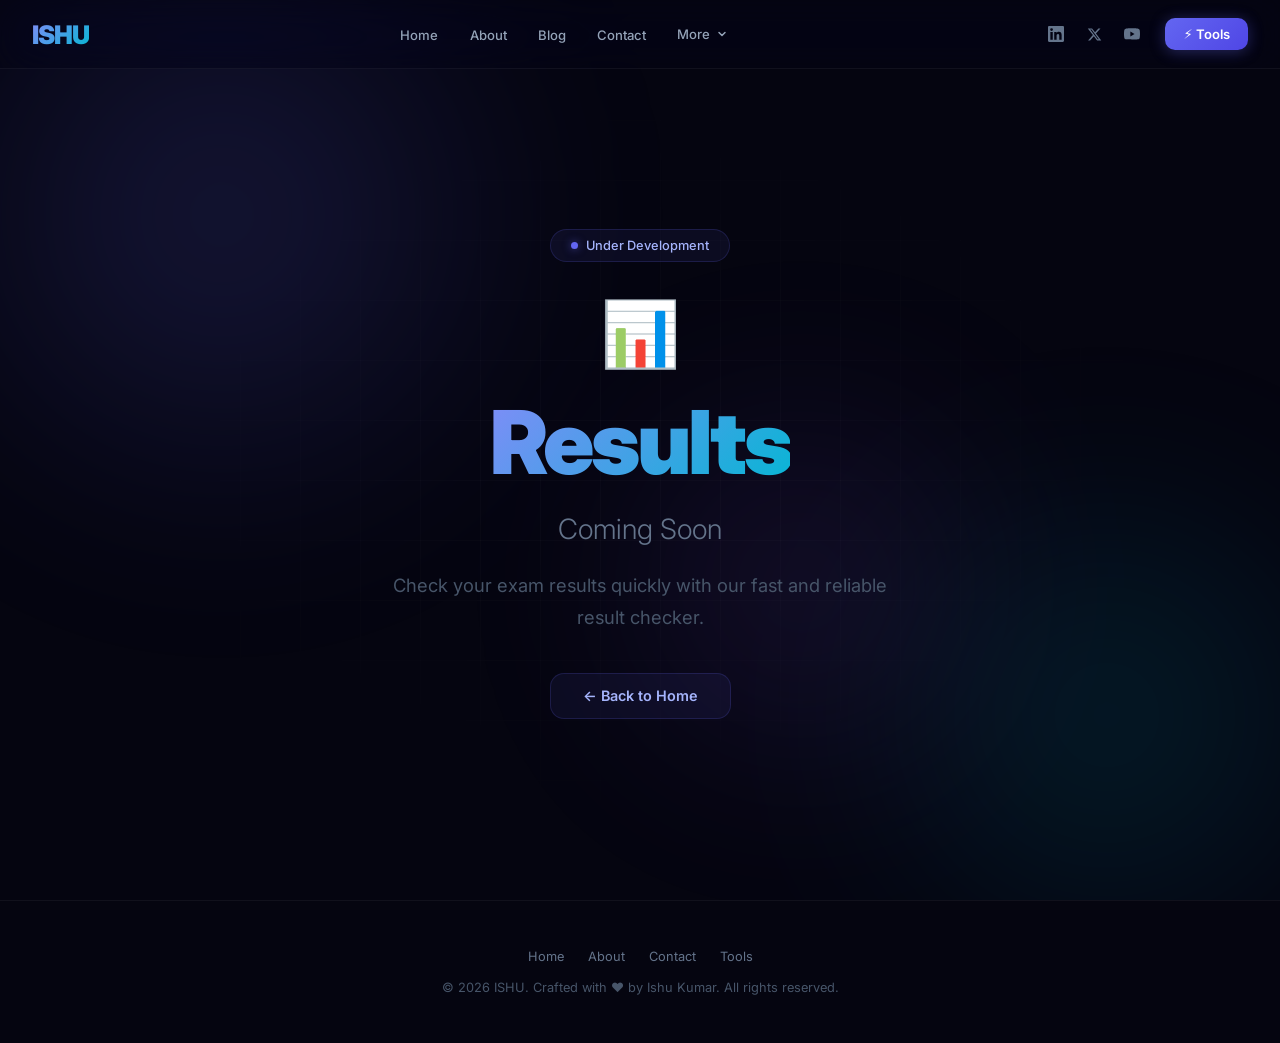
<file: RESULT/index.html>
<!DOCTYPE html>
<html lang="en">
<head>
    <meta charset="UTF-8">
    <meta name="viewport" content="width=device-width, initial-scale=1.0">
    <title>ISHU - Results | Coming Soon</title>
    <meta name="description" content="Check your exam results quickly with our fast and reliable result checker.">
    <meta name="author" content="Ishu Kumar">
    <link rel="preconnect" href="https://fonts.googleapis.com">
    <link rel="preconnect" href="https://fonts.gstatic.com" crossorigin>
    <link href="https://fonts.googleapis.com/css2?family=Inter:wght@300;400;500;600;700;800;900&display=swap" rel="stylesheet">
    <link rel="stylesheet" href="/../styles.css">
    <style>
        .page-icon { font-size: 4rem; margin-bottom: 1.5rem; animation: fadeUp 0.7s ease 0.05s forwards; opacity: 0; }
        .hero .page-subtitle { font-size: clamp(1.2rem, 2.5vw, 1.75rem); font-weight: 300; color: #64748b; margin-bottom: 1.5rem; animation: fadeUp 0.7s ease 0.15s forwards; opacity: 0; }
        .hero .page-desc { font-size: clamp(1rem, 2vw, 1.15rem); color: #475569; line-height: 1.7; max-width: 500px; margin: 0 auto; animation: fadeUp 0.7s ease 0.2s forwards; opacity: 0; }
        .back-home { display: inline-flex; align-items: center; gap: 0.5rem; margin-top: 2.5rem; padding: 0.85rem 2rem; border-radius: 14px; background: rgba(99,102,241,0.08); border: 1px solid rgba(99,102,241,0.18); color: #a5b4fc; text-decoration: none; font-weight: 600; font-size: 0.9rem; transition: all 0.3s ease; animation: fadeUp 0.7s ease 0.3s forwards; opacity: 0; }
        .back-home:hover { background: rgba(99,102,241,0.15); transform: translateY(-2px); box-shadow: 0 4px 20px rgba(99,102,241,0.2); }
    </style>
</head>
<body>
    <div class="bg-canvas">
        <div class="orb"></div><div class="orb"></div><div class="orb"></div>
        <div class="grid-overlay"></div>
    </div>

    <nav class="navbar" id="navbar">
        <div class="nav-container">
            <a href="/" class="nav-logo">ISHU</a>
            <ul class="nav-links">
                <li><a href="/">Home</a></li>
                <li><a href="/ABOUT/">About</a></li>
                <li><a href="/BLOG/">Blog</a></li>
                <li><a href="/CONTACT/">Contact</a></li>
                <li class="nav-dropdown" id="navDropdown">
                    <button class="nav-dropdown-btn" onclick="toggleDropdown(event)">
                        More <svg width="12" height="12" viewBox="0 0 12 12" fill="none"><path d="M3 4.5L6 7.5L9 4.5" stroke="currentColor" stroke-width="1.5" stroke-linecap="round" stroke-linejoin="round"/></svg>
                    </button>
                    <div class="mega-dropdown" id="megaDropdown">
                        <div class="mega-grid">
                            <a href="/BEU/" class="mega-item"><span class="mega-icon">🎓</span><div><div class="mega-title">BEU Portal</div><div class="mega-desc">University resources</div></div></a>
                            <a href="/COLLEGE%20DUKAN/" class="mega-item"><span class="mega-icon">🏪</span><div><div class="mega-title">College Dukan</div><div class="mega-desc">Student marketplace</div></div></a>
                            <a href="/CV/" class="mega-item"><span class="mega-icon">📄</span><div><div class="mega-title">CV Builder</div><div class="mega-desc">Create resumes</div></div></a>
                            <a href="/GAMES/" class="mega-item"><span class="mega-icon">🎮</span><div><div class="mega-title">Games</div><div class="mega-desc">Browser games</div></div></a>
                            <a href="/JOBS/" class="mega-item"><span class="mega-icon">💼</span><div><div class="mega-title">Jobs</div><div class="mega-desc">Career opportunities</div></div></a>
                            <a href="/NEWS/" class="mega-item"><span class="mega-icon">📰</span><div><div class="mega-title">News</div><div class="mega-desc">Latest updates</div></div></a>
                            <a href="/RESOURCE/" class="mega-item"><span class="mega-icon">📚</span><div><div class="mega-title">Resources</div><div class="mega-desc">Study materials</div></div></a>
                            <a href="/RESULT/" class="mega-item"><span class="mega-icon">📊</span><div><div class="mega-title">Results</div><div class="mega-desc">Exam results</div></div></a>
                            <a href="/TEST/" class="mega-item"><span class="mega-icon">🧪</span><div><div class="mega-title">Test</div><div class="mega-desc">Practice tests</div></div></a>
                        </div>
                    </div>
                </li>
            </ul>
            <div class="nav-right">
                <div class="nav-social">
                    <a href="https://www.linkedin.com/in/ishu-kumar-5a0940281/" target="_blank" rel="noopener" aria-label="LinkedIn" class="nav-social-icon"><svg width="16" height="16" viewBox="0 0 24 24" fill="currentColor"><path d="M20.447 20.452h-3.554v-5.569c0-1.328-.027-3.037-1.852-3.037-1.853 0-2.136 1.445-2.136 2.939v5.667H9.351V9h3.414v1.561h.046c.477-.9 1.637-1.85 3.37-1.85 3.601 0 4.267 2.37 4.267 5.455v6.286zM5.337 7.433a2.062 2.062 0 01-2.063-2.065 2.064 2.064 0 112.063 2.065zm1.782 13.019H3.555V9h3.564v11.452zM22.225 0H1.771C.792 0 0 .774 0 1.729v20.542C0 23.227.792 24 1.771 24h20.451C23.2 24 24 23.227 24 22.271V1.729C24 .774 23.2 0 22.222 0h.003z"/></svg></a>
                    <a href="https://x.com/ISHU_IITP" target="_blank" rel="noopener" aria-label="X" class="nav-social-icon"><svg width="15" height="15" viewBox="0 0 24 24" fill="currentColor"><path d="M18.244 2.25h3.308l-7.227 8.26 8.502 11.24H16.17l-5.214-6.817L4.99 21.75H1.68l7.73-8.835L1.254 2.25H8.08l4.713 6.231zm-1.161 17.52h1.833L7.084 4.126H5.117z"/></svg></a>
                    <a href="https://www.youtube.com/@ishu-fun" target="_blank" rel="noopener" aria-label="YouTube" class="nav-social-icon"><svg width="16" height="16" viewBox="0 0 24 24" fill="currentColor"><path d="M23.498 6.186a3.016 3.016 0 00-2.122-2.136C19.505 3.545 12 3.545 12 3.545s-7.505 0-9.377.505A3.017 3.017 0 00.502 6.186C0 8.07 0 12 0 12s0 3.93.502 5.814a3.016 3.016 0 002.122 2.136c1.871.505 9.376.505 9.376.505s7.505 0 9.377-.505a3.015 3.015 0 002.122-2.136C24 15.93 24 12 24 12s0-3.93-.502-5.814zM9.545 15.568V8.432L15.818 12l-6.273 3.568z"/></svg></a>
                </div>
                <a href="https://ishutools.vercel.app/" class="nav-tools-btn">⚡ Tools</a>
            </div>
            <div class="hamburger" id="hamburger" onclick="toggleMenu()">
                <span></span><span></span><span></span>
            </div>
        </div>
    </nav>

    <div class="mobile-menu" id="mobileMenu">
        <div class="mobile-menu-inner">
            <div class="mobile-section">
                <div class="mobile-section-label">Navigation</div>
                <a href="/" class="mobile-link"><span class="mobile-link-icon">🏠</span> Home</a>
                <a href="/ABOUT/" class="mobile-link"><span class="mobile-link-icon">👤</span> About</a>
                <a href="/BLOG/" class="mobile-link"><span class="mobile-link-icon">📝</span> Blog</a>
                <a href="/CONTACT/" class="mobile-link"><span class="mobile-link-icon">📞</span> Contact</a>
            </div>
            <div class="mobile-section">
                <div class="mobile-section-label">Platform</div>
                <div class="mobile-grid">
                    <a href="/BEU/" class="mobile-grid-item"><span>🎓</span> BEU</a>
                    <a href="/COLLEGE%20DUKAN/" class="mobile-grid-item"><span>🏪</span> Dukan</a>
                    <a href="/CV/" class="mobile-grid-item"><span>📄</span> CV</a>
                    <a href="/GAMES/" class="mobile-grid-item"><span>🎮</span> Games</a>
                    <a href="/JOBS/" class="mobile-grid-item"><span>💼</span> Jobs</a>
                    <a href="/NEWS/" class="mobile-grid-item"><span>📰</span> News</a>
                    <a href="/RESOURCE/" class="mobile-grid-item"><span>📚</span> Resource</a>
                    <a href="/RESULT/" class="mobile-grid-item"><span>📊</span> Result</a>
                    <a href="/TEST/" class="mobile-grid-item"><span>🧪</span> Test</a>
                </div>
            </div>
            <a href="https://ishutools.vercel.app/" class="mobile-tools-btn">⚡ Explore 1200+ Tools</a>
            <div class="mobile-social">
                <a href="https://www.linkedin.com/in/ishu-kumar-5a0940281/" target="_blank" rel="noopener" class="mobile-social-icon">in</a>
                <a href="https://www.instagram.com/ishukr10" target="_blank" rel="noopener" class="mobile-social-icon">📷</a>
                <a href="https://www.youtube.com/@ishu-fun" target="_blank" rel="noopener" class="mobile-social-icon">▶</a>
                <a href="https://x.com/ISHU_IITP" target="_blank" rel="noopener" class="mobile-social-icon">𝕏</a>
            </div>
        </div>
    </div>

    <main class="hero" id="hero">
        <div class="hero-inner" style="text-align:center;">
            <div class="badge"><span class="pulse-dot"></span> Under Development</div>
            <div class="page-icon">📊</div>
            <h1><span class="text-gradient">Results</span></h1>
            <p class="page-subtitle">Coming Soon</p>
            <p class="page-desc">Check your exam results quickly with our fast and reliable result checker.</p>
            <a href="/" class="back-home">← Back to Home</a>
        </div>
    </main>

    <footer class="footer">
        <div class="footer-links">
            <a href="/">Home</a>
            <a href="/ABOUT/">About</a>
            <a href="/CONTACT/">Contact</a>
            <a href="https://ishutools.vercel.app/">Tools</a>
        </div>
        <p class="footer-text">© 2026 ISHU. Crafted with ❤️ by Ishu Kumar. All rights reserved.</p>
    </footer>

    <script src="/../main.js"></script>
    <script>
        function toggleDropdown(e) {
            e.stopPropagation();
            document.getElementById('navDropdown').classList.toggle('open');
        }
        document.addEventListener('click', function(e) {
            var dd = document.getElementById('navDropdown');
            if (dd && !dd.contains(e.target)) dd.classList.remove('open');
        });
    </script>
</body>
</html>
</file>
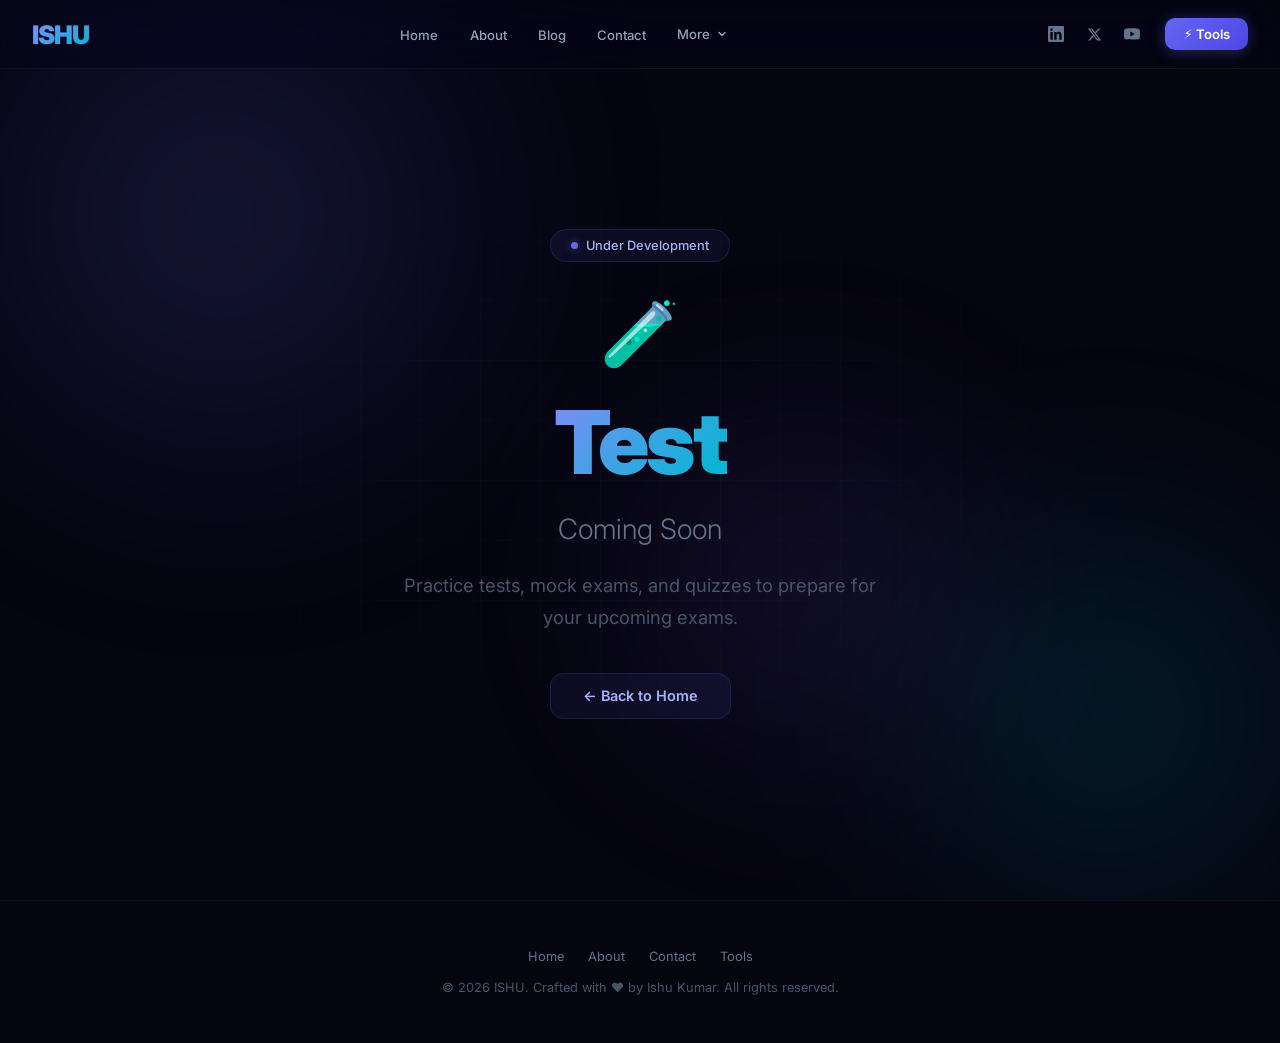
<file: TEST/index.html>
<!DOCTYPE html>
<html lang="en">
<head>
    <meta charset="UTF-8">
    <meta name="viewport" content="width=device-width, initial-scale=1.0">
    <title>ISHU - Test | Coming Soon</title>
    <meta name="description" content="Practice tests, mock exams, and quizzes to prepare for your upcoming exams.">
    <meta name="author" content="Ishu Kumar">
    <link rel="preconnect" href="https://fonts.googleapis.com">
    <link rel="preconnect" href="https://fonts.gstatic.com" crossorigin>
    <link href="https://fonts.googleapis.com/css2?family=Inter:wght@300;400;500;600;700;800;900&display=swap" rel="stylesheet">
    <link rel="stylesheet" href="/../styles.css">
    <style>
        .page-icon { font-size: 4rem; margin-bottom: 1.5rem; animation: fadeUp 0.7s ease 0.05s forwards; opacity: 0; }
        .hero .page-subtitle { font-size: clamp(1.2rem, 2.5vw, 1.75rem); font-weight: 300; color: #64748b; margin-bottom: 1.5rem; animation: fadeUp 0.7s ease 0.15s forwards; opacity: 0; }
        .hero .page-desc { font-size: clamp(1rem, 2vw, 1.15rem); color: #475569; line-height: 1.7; max-width: 500px; margin: 0 auto; animation: fadeUp 0.7s ease 0.2s forwards; opacity: 0; }
        .back-home { display: inline-flex; align-items: center; gap: 0.5rem; margin-top: 2.5rem; padding: 0.85rem 2rem; border-radius: 14px; background: rgba(99,102,241,0.08); border: 1px solid rgba(99,102,241,0.18); color: #a5b4fc; text-decoration: none; font-weight: 600; font-size: 0.9rem; transition: all 0.3s ease; animation: fadeUp 0.7s ease 0.3s forwards; opacity: 0; }
        .back-home:hover { background: rgba(99,102,241,0.15); transform: translateY(-2px); box-shadow: 0 4px 20px rgba(99,102,241,0.2); }
    </style>
</head>
<body>
    <div class="bg-canvas">
        <div class="orb"></div><div class="orb"></div><div class="orb"></div>
        <div class="grid-overlay"></div>
    </div>

    <nav class="navbar" id="navbar">
        <div class="nav-container">
            <a href="/" class="nav-logo">ISHU</a>
            <ul class="nav-links">
                <li><a href="/">Home</a></li>
                <li><a href="/ABOUT/">About</a></li>
                <li><a href="/BLOG/">Blog</a></li>
                <li><a href="/CONTACT/">Contact</a></li>
                <li class="nav-dropdown" id="navDropdown">
                    <button class="nav-dropdown-btn" onclick="toggleDropdown(event)">
                        More <svg width="12" height="12" viewBox="0 0 12 12" fill="none"><path d="M3 4.5L6 7.5L9 4.5" stroke="currentColor" stroke-width="1.5" stroke-linecap="round" stroke-linejoin="round"/></svg>
                    </button>
                    <div class="mega-dropdown" id="megaDropdown">
                        <div class="mega-grid">
                            <a href="/BEU/" class="mega-item"><span class="mega-icon">🎓</span><div><div class="mega-title">BEU Portal</div><div class="mega-desc">University resources</div></div></a>
                            <a href="/COLLEGE%20DUKAN/" class="mega-item"><span class="mega-icon">🏪</span><div><div class="mega-title">College Dukan</div><div class="mega-desc">Student marketplace</div></div></a>
                            <a href="/CV/" class="mega-item"><span class="mega-icon">📄</span><div><div class="mega-title">CV Builder</div><div class="mega-desc">Create resumes</div></div></a>
                            <a href="/GAMES/" class="mega-item"><span class="mega-icon">🎮</span><div><div class="mega-title">Games</div><div class="mega-desc">Browser games</div></div></a>
                            <a href="/JOBS/" class="mega-item"><span class="mega-icon">💼</span><div><div class="mega-title">Jobs</div><div class="mega-desc">Career opportunities</div></div></a>
                            <a href="/NEWS/" class="mega-item"><span class="mega-icon">📰</span><div><div class="mega-title">News</div><div class="mega-desc">Latest updates</div></div></a>
                            <a href="/RESOURCE/" class="mega-item"><span class="mega-icon">📚</span><div><div class="mega-title">Resources</div><div class="mega-desc">Study materials</div></div></a>
                            <a href="/RESULT/" class="mega-item"><span class="mega-icon">📊</span><div><div class="mega-title">Results</div><div class="mega-desc">Exam results</div></div></a>
                            <a href="/TEST/" class="mega-item"><span class="mega-icon">🧪</span><div><div class="mega-title">Test</div><div class="mega-desc">Practice tests</div></div></a>
                        </div>
                    </div>
                </li>
            </ul>
            <div class="nav-right">
                <div class="nav-social">
                    <a href="https://www.linkedin.com/in/ishu-kumar-5a0940281/" target="_blank" rel="noopener" aria-label="LinkedIn" class="nav-social-icon"><svg width="16" height="16" viewBox="0 0 24 24" fill="currentColor"><path d="M20.447 20.452h-3.554v-5.569c0-1.328-.027-3.037-1.852-3.037-1.853 0-2.136 1.445-2.136 2.939v5.667H9.351V9h3.414v1.561h.046c.477-.9 1.637-1.85 3.37-1.85 3.601 0 4.267 2.37 4.267 5.455v6.286zM5.337 7.433a2.062 2.062 0 01-2.063-2.065 2.064 2.064 0 112.063 2.065zm1.782 13.019H3.555V9h3.564v11.452zM22.225 0H1.771C.792 0 0 .774 0 1.729v20.542C0 23.227.792 24 1.771 24h20.451C23.2 24 24 23.227 24 22.271V1.729C24 .774 23.2 0 22.222 0h.003z"/></svg></a>
                    <a href="https://x.com/ISHU_IITP" target="_blank" rel="noopener" aria-label="X" class="nav-social-icon"><svg width="15" height="15" viewBox="0 0 24 24" fill="currentColor"><path d="M18.244 2.25h3.308l-7.227 8.26 8.502 11.24H16.17l-5.214-6.817L4.99 21.75H1.68l7.73-8.835L1.254 2.25H8.08l4.713 6.231zm-1.161 17.52h1.833L7.084 4.126H5.117z"/></svg></a>
                    <a href="https://www.youtube.com/@ishu-fun" target="_blank" rel="noopener" aria-label="YouTube" class="nav-social-icon"><svg width="16" height="16" viewBox="0 0 24 24" fill="currentColor"><path d="M23.498 6.186a3.016 3.016 0 00-2.122-2.136C19.505 3.545 12 3.545 12 3.545s-7.505 0-9.377.505A3.017 3.017 0 00.502 6.186C0 8.07 0 12 0 12s0 3.93.502 5.814a3.016 3.016 0 002.122 2.136c1.871.505 9.376.505 9.376.505s7.505 0 9.377-.505a3.015 3.015 0 002.122-2.136C24 15.93 24 12 24 12s0-3.93-.502-5.814zM9.545 15.568V8.432L15.818 12l-6.273 3.568z"/></svg></a>
                </div>
                <a href="https://ishutools.vercel.app/" class="nav-tools-btn">⚡ Tools</a>
            </div>
            <div class="hamburger" id="hamburger" onclick="toggleMenu()">
                <span></span><span></span><span></span>
            </div>
        </div>
    </nav>

    <div class="mobile-menu" id="mobileMenu">
        <div class="mobile-menu-inner">
            <div class="mobile-section">
                <div class="mobile-section-label">Navigation</div>
                <a href="/" class="mobile-link"><span class="mobile-link-icon">🏠</span> Home</a>
                <a href="/ABOUT/" class="mobile-link"><span class="mobile-link-icon">👤</span> About</a>
                <a href="/BLOG/" class="mobile-link"><span class="mobile-link-icon">📝</span> Blog</a>
                <a href="/CONTACT/" class="mobile-link"><span class="mobile-link-icon">📞</span> Contact</a>
            </div>
            <div class="mobile-section">
                <div class="mobile-section-label">Platform</div>
                <div class="mobile-grid">
                    <a href="/BEU/" class="mobile-grid-item"><span>🎓</span> BEU</a>
                    <a href="/COLLEGE%20DUKAN/" class="mobile-grid-item"><span>🏪</span> Dukan</a>
                    <a href="/CV/" class="mobile-grid-item"><span>📄</span> CV</a>
                    <a href="/GAMES/" class="mobile-grid-item"><span>🎮</span> Games</a>
                    <a href="/JOBS/" class="mobile-grid-item"><span>💼</span> Jobs</a>
                    <a href="/NEWS/" class="mobile-grid-item"><span>📰</span> News</a>
                    <a href="/RESOURCE/" class="mobile-grid-item"><span>📚</span> Resource</a>
                    <a href="/RESULT/" class="mobile-grid-item"><span>📊</span> Result</a>
                    <a href="/TEST/" class="mobile-grid-item"><span>🧪</span> Test</a>
                </div>
            </div>
            <a href="https://ishutools.vercel.app/" class="mobile-tools-btn">⚡ Explore 1200+ Tools</a>
            <div class="mobile-social">
                <a href="https://www.linkedin.com/in/ishu-kumar-5a0940281/" target="_blank" rel="noopener" class="mobile-social-icon">in</a>
                <a href="https://www.instagram.com/ishukr10" target="_blank" rel="noopener" class="mobile-social-icon">📷</a>
                <a href="https://www.youtube.com/@ishu-fun" target="_blank" rel="noopener" class="mobile-social-icon">▶</a>
                <a href="https://x.com/ISHU_IITP" target="_blank" rel="noopener" class="mobile-social-icon">𝕏</a>
            </div>
        </div>
    </div>

    <main class="hero" id="hero">
        <div class="hero-inner" style="text-align:center;">
            <div class="badge"><span class="pulse-dot"></span> Under Development</div>
            <div class="page-icon">🧪</div>
            <h1><span class="text-gradient">Test</span></h1>
            <p class="page-subtitle">Coming Soon</p>
            <p class="page-desc">Practice tests, mock exams, and quizzes to prepare for your upcoming exams.</p>
            <a href="/" class="back-home">← Back to Home</a>
        </div>
    </main>

    <footer class="footer">
        <div class="footer-links">
            <a href="/">Home</a>
            <a href="/ABOUT/">About</a>
            <a href="/CONTACT/">Contact</a>
            <a href="https://ishutools.vercel.app/">Tools</a>
        </div>
        <p class="footer-text">© 2026 ISHU. Crafted with ❤️ by Ishu Kumar. All rights reserved.</p>
    </footer>

    <script src="/../main.js"></script>
    <script>
        function toggleDropdown(e) {
            e.stopPropagation();
            document.getElementById('navDropdown').classList.toggle('open');
        }
        document.addEventListener('click', function(e) {
            var dd = document.getElementById('navDropdown');
            if (dd && !dd.contains(e.target)) dd.classList.remove('open');
        });
    </script>
</body>
</html>
</file>
<file: styles.css>
/* ===== RESET & BASE ===== */
*, *::before, *::after { margin: 0; padding: 0; box-sizing: border-box; }
html { scroll-behavior: smooth; -webkit-text-size-adjust: 100%; }
body {
    font-family: 'Inter', system-ui, -apple-system, sans-serif;
    background: #050510; color: #e2e8f0;
    min-height: 100vh; overflow-x: hidden;
    -webkit-font-smoothing: antialiased; -moz-osx-font-smoothing: grayscale;
}

/* ===== ANIMATED BACKGROUND ===== */
.bg-canvas { position: fixed; inset: 0; z-index: 0; overflow: hidden; }
.bg-canvas .orb {
    position: absolute; border-radius: 50%;
    filter: blur(100px); opacity: 0.35;
    animation: orbFloat 25s infinite ease-in-out;
}
.bg-canvas .orb:nth-child(1) { width: 700px; height: 700px; background: radial-gradient(circle, rgba(99,102,241,0.6), transparent 70%); top: -15%; left: -10%; }
.bg-canvas .orb:nth-child(2) { width: 550px; height: 550px; background: radial-gradient(circle, rgba(6,182,212,0.5), transparent 70%); bottom: -10%; right: -8%; animation-delay: -8s; }
.bg-canvas .orb:nth-child(3) { width: 450px; height: 450px; background: radial-gradient(circle, rgba(139,92,246,0.5), transparent 70%); top: 40%; left: 45%; animation-delay: -16s; }
.bg-canvas .grid-overlay {
    position: absolute; inset: 0;
    background-image: linear-gradient(rgba(255,255,255,0.02) 1px, transparent 1px),
                      linear-gradient(90deg, rgba(255,255,255,0.02) 1px, transparent 1px);
    background-size: 60px 60px;
    mask-image: radial-gradient(ellipse 60% 60% at 50% 50%, black 20%, transparent 70%);
}
@keyframes orbFloat {
    0%,100% { transform: translate(0,0) scale(1); }
    25% { transform: translate(60px,-60px) scale(1.08); }
    50% { transform: translate(-40px,70px) scale(0.94); }
    75% { transform: translate(50px,35px) scale(1.04); }
}

/* ===== NAVBAR ===== */
.navbar {
    position: fixed; top: 0; left: 0; right: 0; z-index: 1000;
    background: rgba(5,5,16,0.5); backdrop-filter: blur(24px) saturate(180%);
    border-bottom: 1px solid rgba(255,255,255,0.05);
    transition: all 0.4s cubic-bezier(0.4,0,0.2,1);
}
.navbar.scrolled { background: rgba(5,5,16,0.92); box-shadow: 0 8px 40px rgba(0,0,0,0.5); border-bottom-color: rgba(255,255,255,0.08); }
.nav-container {
    max-width: 1400px; margin: 0 auto;
    display: flex; align-items: center; justify-content: space-between;
    padding: 0 2rem; height: 68px;
}
.nav-logo {
    font-size: 1.6rem; font-weight: 900; text-decoration: none;
    background: linear-gradient(135deg, #818cf8, #06b6d4);
    -webkit-background-clip: text; -webkit-text-fill-color: transparent;
    letter-spacing: -1px; transition: all 0.3s; flex-shrink: 0;
}
.nav-logo:hover { opacity: 0.85; transform: scale(1.02); }

/* Nav Links */
.nav-links { display: flex; align-items: center; gap: 0.25rem; list-style: none; margin: 0; padding: 0; }
.nav-links > li { position: relative; }
.nav-links a {
    text-decoration: none; color: #94a3b8; font-size: 0.82rem; font-weight: 500;
    padding: 0.5rem 0.85rem; border-radius: 10px;
    transition: all 0.25s ease; white-space: nowrap;
}
.nav-links a:hover { color: #f1f5f9; background: rgba(255,255,255,0.06); }
.nav-links a.active { color: #e0e7ff; background: rgba(99,102,241,0.12); }

/* Nav Dropdown Button */
.nav-dropdown-btn {
    display: inline-flex; align-items: center; gap: 0.35rem;
    background: none; border: none; cursor: pointer;
    color: #94a3b8; font-size: 0.82rem; font-weight: 500; font-family: inherit;
    padding: 0.5rem 0.85rem; border-radius: 10px; transition: all 0.25s ease;
}
.nav-dropdown-btn:hover { color: #f1f5f9; background: rgba(255,255,255,0.06); }
.nav-dropdown-btn svg { transition: transform 0.3s; }
.nav-dropdown.open .nav-dropdown-btn svg { transform: rotate(180deg); }
.nav-dropdown.open .nav-dropdown-btn { color: #c7d2fe; background: rgba(99,102,241,0.12); }

/* Mega Dropdown */
.mega-dropdown {
    position: absolute; top: calc(100% + 12px); left: 50%; transform: translateX(-50%);
    width: 480px; padding: 1rem;
    background: rgba(12,12,30,0.95); backdrop-filter: blur(30px) saturate(200%);
    border: 1px solid rgba(255,255,255,0.08); border-radius: 16px;
    box-shadow: 0 20px 60px rgba(0,0,0,0.6), 0 0 0 1px rgba(255,255,255,0.04) inset;
    opacity: 0; visibility: hidden; transform: translateX(-50%) translateY(8px);
    transition: all 0.3s cubic-bezier(0.4,0,0.2,1); pointer-events: none;
}
.mega-dropdown::before {
    content: ''; position: absolute; top: -8px; left: 50%; transform: translateX(-50%);
    width: 16px; height: 16px; background: rgba(12,12,30,0.95);
    border: 1px solid rgba(255,255,255,0.08); border-bottom: none; border-right: none;
    transform: translateX(-50%) rotate(45deg); border-radius: 3px 0 0 0;
}
.nav-dropdown.open .mega-dropdown {
    opacity: 1; visibility: visible; transform: translateX(-50%) translateY(0); pointer-events: auto;
}
.mega-grid { display: grid; grid-template-columns: repeat(3, 1fr); gap: 0.35rem; }
.mega-item {
    display: flex; align-items: center; gap: 0.75rem;
    padding: 0.7rem 0.75rem; border-radius: 12px;
    text-decoration: none; color: #e2e8f0; transition: all 0.2s ease;
}
.mega-item:hover { background: rgba(99,102,241,0.1); }
.mega-icon { font-size: 1.4rem; flex-shrink: 0; }
.mega-title { font-size: 0.78rem; font-weight: 600; line-height: 1.3; }
.mega-desc { font-size: 0.65rem; color: #64748b; line-height: 1.3; margin-top: 1px; }

/* Nav Right */
.nav-right { display: flex; align-items: center; gap: 1rem; flex-shrink: 0; }
.nav-social { display: flex; align-items: center; gap: 0.25rem; }
.nav-social-icon {
    display: flex; align-items: center; justify-content: center;
    width: 34px; height: 34px; border-radius: 8px;
    color: #64748b; transition: all 0.25s ease; text-decoration: none;
}
.nav-social-icon:hover { color: #e2e8f0; background: rgba(255,255,255,0.06); transform: translateY(-1px); }
.nav-tools-btn {
    display: inline-flex; align-items: center; gap: 0.4rem;
    padding: 0.5rem 1.15rem; border-radius: 10px;
    background: linear-gradient(135deg, #6366f1, #4f46e5);
    color: #fff; font-weight: 600; font-size: 0.82rem;
    text-decoration: none; transition: all 0.3s ease;
    box-shadow: 0 2px 15px rgba(99,102,241,0.35);
}
.nav-tools-btn:hover { transform: translateY(-1px); box-shadow: 0 6px 25px rgba(99,102,241,0.5); }

/* ===== HAMBURGER ===== */
.hamburger { display: none; flex-direction: column; gap: 5px; cursor: pointer; z-index: 1001; padding: 8px; border-radius: 10px; transition: background 0.2s; }
.hamburger:hover { background: rgba(255,255,255,0.06); }
.hamburger span { display: block; width: 22px; height: 2px; background: #e2e8f0; border-radius: 2px; transition: all 0.35s cubic-bezier(0.4,0,0.2,1); transform-origin: center; }
.hamburger.active span:nth-child(1) { transform: rotate(45deg) translate(5px,5px); }
.hamburger.active span:nth-child(2) { opacity: 0; transform: scaleX(0); }
.hamburger.active span:nth-child(3) { transform: rotate(-45deg) translate(5px,-5px); }

/* ===== MOBILE MENU ===== */
.mobile-menu {
    display: none; position: fixed; inset: 0; z-index: 999;
    background: rgba(5,5,16,0.98); backdrop-filter: blur(30px);
    overflow-y: auto; -webkit-overflow-scrolling: touch;
    opacity: 0; transition: opacity 0.4s cubic-bezier(0.4,0,0.2,1);
}
.mobile-menu.active { display: block; opacity: 1; }
.mobile-menu-inner {
    display: flex; flex-direction: column; gap: 1.75rem;
    padding: 5.5rem 1.5rem 2rem; min-height: 100vh;
    max-width: 420px; margin: 0 auto;
}
.mobile-section { display: flex; flex-direction: column; gap: 0.3rem; }
.mobile-section-label {
    font-size: 0.65rem; font-weight: 600; text-transform: uppercase;
    letter-spacing: 2.5px; color: #475569; padding: 0 0.75rem;
    margin-bottom: 0.4rem;
}
.mobile-link {
    display: flex; align-items: center; gap: 0.75rem;
    padding: 0.8rem 0.75rem; border-radius: 12px;
    text-decoration: none; color: #94a3b8; font-size: 1rem; font-weight: 500;
    transition: all 0.25s ease;
}
.mobile-link:hover, .mobile-link.active { color: #f1f5f9; background: rgba(255,255,255,0.05); }
.mobile-link-icon { font-size: 1.15rem; width: 1.5rem; text-align: center; }
.mobile-grid {
    display: grid; grid-template-columns: repeat(3, 1fr); gap: 0.5rem;
}
.mobile-grid-item {
    display: flex; flex-direction: column; align-items: center; gap: 0.4rem;
    padding: 1rem 0.5rem; border-radius: 14px;
    background: rgba(255,255,255,0.02); border: 1px solid rgba(255,255,255,0.06);
    text-decoration: none; color: #94a3b8; font-size: 0.75rem; font-weight: 500;
    transition: all 0.25s ease; text-align: center;
}
.mobile-grid-item span { font-size: 1.4rem; }
.mobile-grid-item:hover { background: rgba(99,102,241,0.08); border-color: rgba(99,102,241,0.2); color: #e2e8f0; }
.mobile-tools-btn {
    display: flex; align-items: center; justify-content: center; gap: 0.5rem;
    padding: 1rem; border-radius: 14px;
    background: linear-gradient(135deg, #6366f1, #4f46e5);
    color: #fff; font-weight: 700; font-size: 1rem;
    text-decoration: none; transition: all 0.3s ease;
    box-shadow: 0 4px 25px rgba(99,102,241,0.35);
}
.mobile-tools-btn:hover { transform: translateY(-2px); box-shadow: 0 8px 35px rgba(99,102,241,0.5); }
.mobile-social {
    display: flex; justify-content: center; gap: 0.75rem; padding-top: 0.5rem;
}
.mobile-social-icon {
    display: flex; align-items: center; justify-content: center;
    width: 44px; height: 44px; border-radius: 12px;
    background: rgba(255,255,255,0.04); border: 1px solid rgba(255,255,255,0.08);
    color: #94a3b8; font-size: 0.9rem; font-weight: 700;
    text-decoration: none; transition: all 0.25s ease;
}
.mobile-social-icon:hover { background: rgba(99,102,241,0.1); border-color: rgba(99,102,241,0.25); color: #e2e8f0; }


/* ===== HERO SECTION ===== */
.hero {
    position: relative; z-index: 1;
    min-height: 100vh; display: flex; align-items: center; justify-content: center;
    padding: 7rem 1.5rem 4rem; text-align: center;
}
.hero-inner { max-width: 800px; }
.badge {
    display: inline-flex; align-items: center; gap: 0.5rem;
    padding: 0.5rem 1.25rem; border-radius: 100px;
    background: rgba(99,102,241,0.08); border: 1px solid rgba(99,102,241,0.18);
    font-size: 0.8rem; font-weight: 500; color: #a5b4fc;
    margin-bottom: 2rem; animation: fadeUp 0.7s ease forwards;
}
.badge .pulse-dot { width: 7px; height: 7px; background: #6366f1; border-radius: 50%; animation: pulse 2s infinite; box-shadow: 0 0 8px rgba(99,102,241,0.6); }
.hero h1 {
    font-size: clamp(2.8rem, 7vw, 5.5rem); font-weight: 900;
    line-height: 1.05; letter-spacing: -3px; margin-bottom: 1.5rem;
    animation: fadeUp 0.7s ease 0.1s forwards; opacity: 0;
}
.hero h1 .text-gradient {
    background: linear-gradient(135deg, #818cf8 0%, #06b6d4 40%, #a78bfa 70%, #818cf8 100%);
    background-size: 300% auto;
    -webkit-background-clip: text; -webkit-text-fill-color: transparent;
    animation: gradientShift 5s linear infinite;
}
@keyframes gradientShift { to { background-position: 300% center; } }
.hero .subtitle {
    font-size: clamp(1rem, 2.2vw, 1.3rem); color: #64748b;
    line-height: 1.75; max-width: 560px; margin: 0 auto 2.5rem;
    animation: fadeUp 0.7s ease 0.2s forwards; opacity: 0;
}
.hero-cta {
    display: flex; gap: 1rem; justify-content: center; flex-wrap: wrap;
    animation: fadeUp 0.7s ease 0.3s forwards; opacity: 0;
}
.btn-primary {
    display: inline-flex; align-items: center; gap: 0.5rem;
    padding: 0.85rem 2rem; border-radius: 14px;
    background: linear-gradient(135deg, #6366f1, #4f46e5);
    color: #fff; font-weight: 600; font-size: 0.95rem;
    text-decoration: none; transition: all 0.3s ease;
    box-shadow: 0 4px 20px rgba(99,102,241,0.35);
    border: none; cursor: pointer;
}
.btn-primary:hover { transform: translateY(-2px); box-shadow: 0 8px 30px rgba(99,102,241,0.5); }
.btn-secondary {
    display: inline-flex; align-items: center; gap: 0.5rem;
    padding: 0.85rem 2rem; border-radius: 14px;
    background: rgba(255,255,255,0.04); border: 1px solid rgba(255,255,255,0.1);
    color: #cbd5e1; font-weight: 500; font-size: 0.95rem;
    text-decoration: none; transition: all 0.3s ease; cursor: pointer;
}
.btn-secondary:hover { background: rgba(255,255,255,0.08); border-color: rgba(255,255,255,0.2); transform: translateY(-2px); }

/* ===== STATS BAR ===== */
.stats-bar {
    position: relative; z-index: 1; padding: 3rem 1.5rem;
    animation: fadeUp 0.7s ease 0.4s forwards; opacity: 0;
}
.stats-container {
    max-width: 900px; margin: 0 auto;
    display: grid; grid-template-columns: repeat(4, 1fr); gap: 1.5rem;
}
.stat-item { text-align: center; }
.stat-number {
    font-size: clamp(1.8rem, 4vw, 2.8rem); font-weight: 800;
    background: linear-gradient(135deg, #818cf8, #06b6d4);
    -webkit-background-clip: text; -webkit-text-fill-color: transparent;
    line-height: 1.2;
}
.stat-label { font-size: 0.78rem; color: #64748b; font-weight: 500; text-transform: uppercase; letter-spacing: 1.5px; margin-top: 0.3rem; }

/* ===== SECTION COMMON ===== */
.section { position: relative; z-index: 1; padding: 5rem 1.5rem; }
.section-header { text-align: center; margin-bottom: 3.5rem; }
.section-tag {
    display: inline-block; font-size: 0.72rem; font-weight: 600;
    text-transform: uppercase; letter-spacing: 2.5px; color: #818cf8;
    margin-bottom: 1rem;
}
.section-title {
    font-size: clamp(1.8rem, 4vw, 3rem); font-weight: 800;
    letter-spacing: -1.5px; line-height: 1.15; margin-bottom: 1rem;
}
.section-desc { font-size: 1rem; color: #64748b; max-width: 500px; margin: 0 auto; line-height: 1.7; }

/* ===== FEATURES GRID ===== */
.features-grid {
    max-width: 1200px; margin: 0 auto;
    display: grid; grid-template-columns: repeat(auto-fit, minmax(280px, 1fr)); gap: 1.25rem;
}
.feature-card {
    background: rgba(255,255,255,0.02); border: 1px solid rgba(255,255,255,0.06);
    border-radius: 20px; padding: 2rem 1.75rem;
    transition: all 0.4s cubic-bezier(0.4,0,0.2,1); cursor: pointer;
    text-decoration: none; color: inherit; display: block; position: relative; overflow: hidden;
}
.feature-card::before {
    content: ''; position: absolute; inset: 0; border-radius: 20px;
    background: linear-gradient(135deg, rgba(99,102,241,0.08), transparent 60%);
    opacity: 0; transition: opacity 0.4s;
}
.feature-card:hover { border-color: rgba(99,102,241,0.25); transform: translateY(-6px); }
.feature-card:hover::before { opacity: 1; }
.card-emoji { font-size: 2.2rem; margin-bottom: 1rem; display: block; position: relative; z-index: 1; }
.card-title { font-size: 1.15rem; font-weight: 700; margin-bottom: 0.5rem; position: relative; z-index: 1; }
.card-desc { font-size: 0.85rem; color: #64748b; line-height: 1.6; position: relative; z-index: 1; }
.card-arrow {
    position: absolute; top: 1.75rem; right: 1.75rem; font-size: 1.1rem;
    color: #475569; transition: all 0.3s; z-index: 1;
}
.feature-card:hover .card-arrow { color: #818cf8; transform: translate(3px, -3px); }

/* ===== TECH MARQUEE ===== */
.marquee-section { position: relative; z-index: 1; padding: 4rem 0; overflow: hidden; }
.marquee-track {
    display: flex; gap: 2.5rem; animation: marqueeScroll 40s linear infinite;
    width: max-content;
}
.marquee-track:hover { animation-play-state: paused; }
.marquee-item {
    flex-shrink: 0; padding: 0.6rem 1.5rem; border-radius: 100px;
    background: rgba(255,255,255,0.03); border: 1px solid rgba(255,255,255,0.06);
    font-size: 0.82rem; font-weight: 500; color: #94a3b8;
    white-space: nowrap; transition: all 0.3s;
}
.marquee-item:hover { background: rgba(99,102,241,0.1); border-color: rgba(99,102,241,0.25); color: #c7d2fe; }
@keyframes marqueeScroll { to { transform: translateX(-50%); } }
.marquee-row-reverse { animation-direction: reverse; }

/* ===== SOCIAL SECTION ===== */
.social-grid {
    max-width: 600px; margin: 0 auto;
    display: grid; grid-template-columns: repeat(2, 1fr); gap: 1rem;
}
.social-card {
    display: flex; align-items: center; gap: 1rem;
    padding: 1.25rem 1.5rem; border-radius: 16px;
    background: rgba(255,255,255,0.02); border: 1px solid rgba(255,255,255,0.06);
    text-decoration: none; color: #e2e8f0; transition: all 0.35s ease;
}
.social-card:hover { border-color: rgba(99,102,241,0.3); transform: translateY(-3px); background: rgba(255,255,255,0.04); }
.social-icon {
    width: 44px; height: 44px; border-radius: 12px;
    display: flex; align-items: center; justify-content: center;
    font-size: 1.3rem; flex-shrink: 0;
}
.social-icon.li { background: rgba(10,102,194,0.15); }
.social-icon.ig { background: rgba(228,64,95,0.15); }
.social-icon.yt { background: rgba(255,0,0,0.12); }
.social-icon.tw { background: rgba(255,255,255,0.08); }
.social-name { font-weight: 600; font-size: 0.9rem; }
.social-handle { font-size: 0.75rem; color: #64748b; }

/* ===== FOOTER ===== */
.footer {
    position: relative; z-index: 1; text-align: center;
    padding: 3rem 1.5rem; border-top: 1px solid rgba(255,255,255,0.05);
}
.footer-text { font-size: 0.8rem; color: #475569; }
.footer-links { display: flex; justify-content: center; gap: 1.5rem; margin-bottom: 1rem; flex-wrap: wrap; }
.footer-links a { text-decoration: none; color: #64748b; font-size: 0.8rem; transition: color 0.2s; }
.footer-links a:hover { color: #818cf8; }

/* ===== ANIMATIONS ===== */
@keyframes fadeUp { from { opacity: 0; transform: translateY(25px); } to { opacity: 1; transform: translateY(0); } }
@keyframes pulse { 0%,100% { opacity: 1; } 50% { opacity: 0.3; } }
.reveal { opacity: 0; transform: translateY(30px); transition: all 0.7s cubic-bezier(0.4,0,0.2,1); }
.reveal.visible { opacity: 1; transform: translateY(0); }

/* ===== RESPONSIVE ===== */
@media (max-width: 1024px) {
    .nav-links, .nav-right { display: none; }
    .hamburger { display: flex; }
    .features-grid { grid-template-columns: repeat(auto-fit, minmax(240px, 1fr)); }
}
@media (max-width: 768px) {
    .nav-container { padding: 0 1.25rem; height: 60px; }
    .hero { padding: 6rem 1.25rem 3rem; }
    .hero h1 { letter-spacing: -2px; }
    .stats-container { grid-template-columns: repeat(2, 1fr); gap: 1.5rem 1rem; }
    .section { padding: 3.5rem 1.25rem; }
    .social-grid { grid-template-columns: 1fr; }
    .features-grid { grid-template-columns: 1fr; gap: 1rem; }
    .mobile-menu-inner { padding: 5rem 1.25rem 2rem; }
}
@media (max-width: 480px) {
    .hero { padding: 5.5rem 1rem 2.5rem; }
    .hero h1 { letter-spacing: -1.5px; }
    .hero-cta { flex-direction: column; align-items: center; }
    .btn-primary, .btn-secondary { width: 100%; max-width: 300px; justify-content: center; }
    .stats-container { grid-template-columns: repeat(2, 1fr); gap: 1rem; }
    .stat-number { font-size: 1.6rem; }
    .stat-label { font-size: 0.68rem; }
    .feature-card { padding: 1.5rem 1.25rem; }
    .section-title { font-size: 1.6rem; }
    .marquee-item { padding: 0.5rem 1rem; font-size: 0.75rem; }
    .social-card { padding: 1rem 1.25rem; }
    .mobile-grid { grid-template-columns: repeat(3, 1fr); gap: 0.4rem; }
    .mobile-grid-item { padding: 0.75rem 0.35rem; font-size: 0.7rem; }
    .mobile-menu-inner { padding: 4.5rem 1rem 1.5rem; gap: 1.25rem; }
}
@media (max-width: 360px) {
    .hero h1 { font-size: 2rem; letter-spacing: -1px; }
    .hero .subtitle { font-size: 0.9rem; }
    .nav-container { padding: 0 0.75rem; }
    .badge { font-size: 0.72rem; padding: 0.4rem 1rem; }
    .mobile-grid { grid-template-columns: repeat(2, 1fr); }
}
</file>
